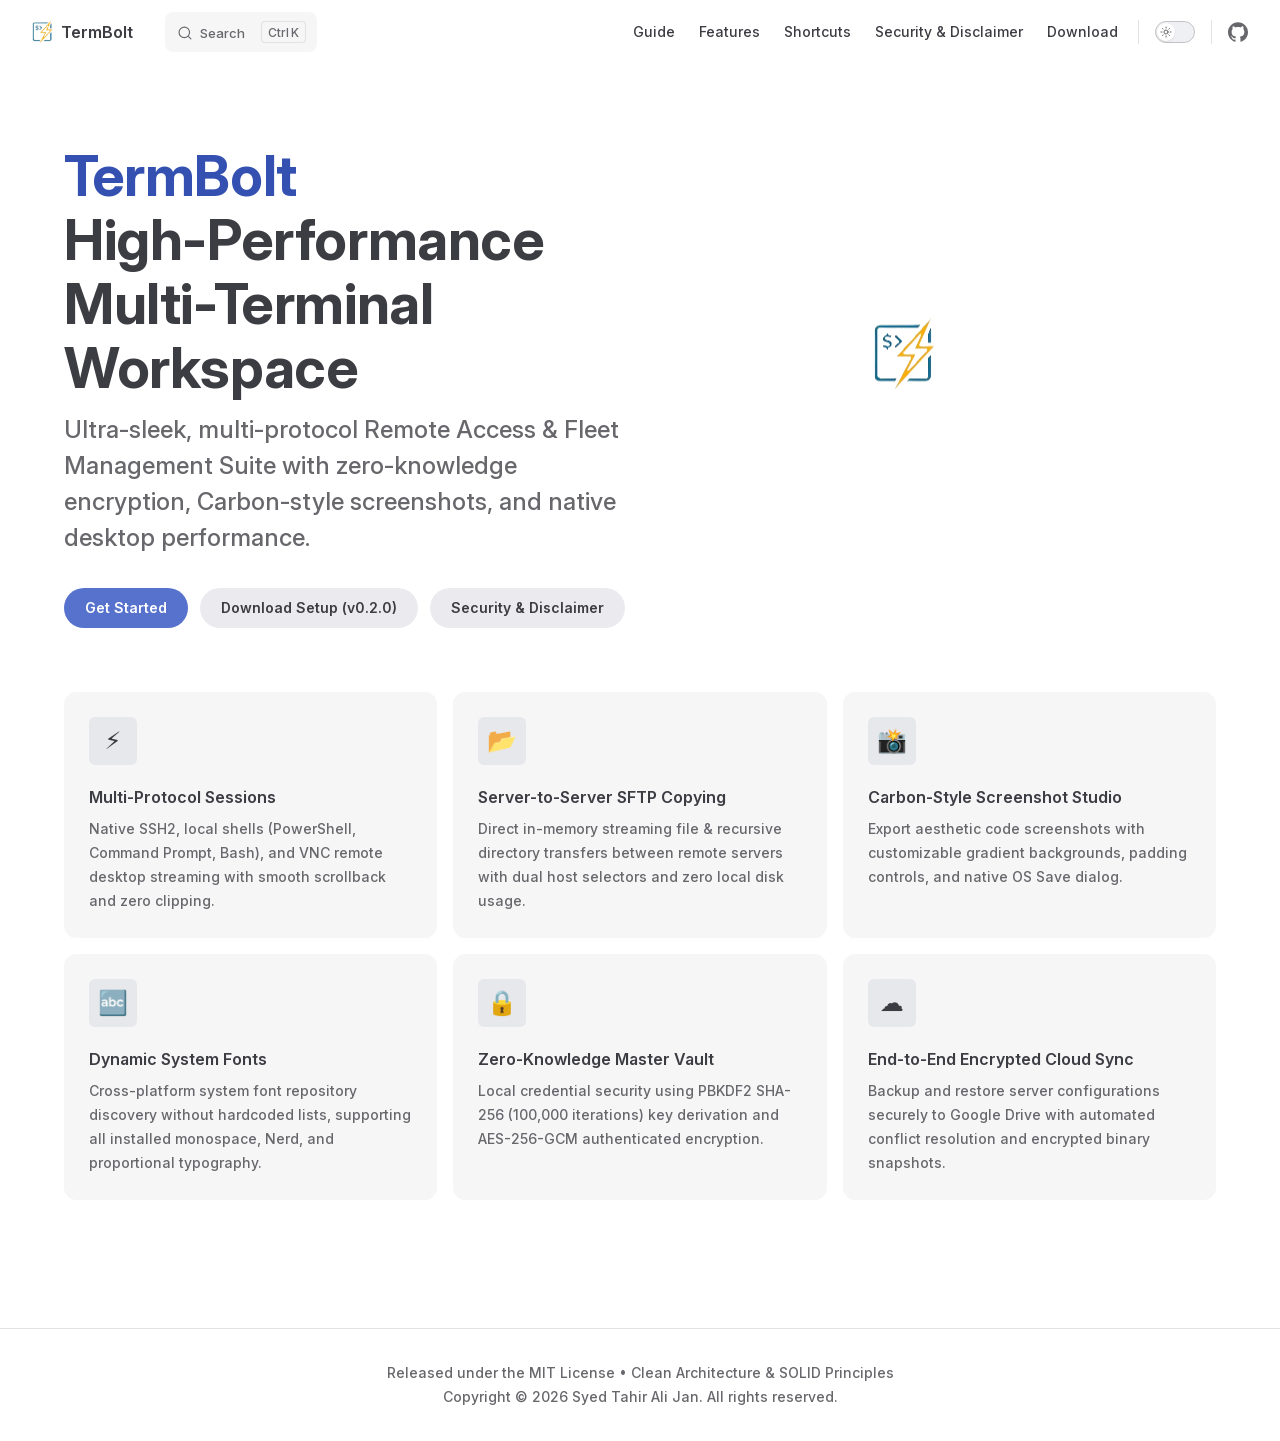
<file: index.html>
<!DOCTYPE html>
<html lang="en-US" dir="ltr">
  <head>
    <meta charset="utf-8">
    <meta name="viewport" content="width=device-width,initial-scale=1">
    <title>TermBolt</title>
    <meta name="description" content="High-Performance Multi-Terminal Remote Access & Fleet Management Suite">
    <meta name="generator" content="VitePress v1.6.4">
    <link rel="preload stylesheet" href="/assets/style.BhX5jokk.css" as="style">
    <link rel="preload stylesheet" href="/vp-icons.css" as="style">
    
    <script type="module" src="/assets/app.SruTiQoJ.js"></script>
    <link rel="preload" href="/assets/inter-roman-latin.Di8DUHzh.woff2" as="font" type="font/woff2" crossorigin="">
    <link rel="modulepreload" href="/assets/chunks/theme.CDZliCr8.js">
    <link rel="modulepreload" href="/assets/chunks/framework.mRCPFc5l.js">
    <link rel="modulepreload" href="/assets/index.md.BUhT5rM4.lean.js">
    <link rel="icon" type="image/png" href="/logo-32x32.png">
    <meta name="theme-color" content="#4f46e5">
    <meta property="og:type" content="website">
    <meta property="og:locale" content="en">
    <meta property="og:title" content="TermBolt — Remote Access Client">
    <meta property="og:site_name" content="TermBolt">
    <meta property="og:url" content="https://termbolt.tahirjan.com">
    <meta property="og:description" content="High-performance, ultra-sleek, multi-protocol Remote Access &amp; Terminal Management suite for Systems Administrators and Developers.">
    <script id="check-dark-mode">(()=>{const e=localStorage.getItem("vitepress-theme-appearance")||"auto",a=window.matchMedia("(prefers-color-scheme: dark)").matches;(!e||e==="auto"?a:e==="dark")&&document.documentElement.classList.add("dark")})();</script>
    <script id="check-mac-os">document.documentElement.classList.toggle("mac",/Mac|iPhone|iPod|iPad/i.test(navigator.platform));</script>
  </head>
  <body>
    <div id="app"><div class="Layout" data-v-5d98c3a5><!--[--><!--]--><!--[--><span tabindex="-1" data-v-0b0ada53></span><a href="#VPContent" class="VPSkipLink visually-hidden" data-v-0b0ada53>Skip to content</a><!--]--><!----><header class="VPNav" data-v-5d98c3a5 data-v-ae24b3ad><div class="VPNavBar" data-v-ae24b3ad data-v-6aa21345><div class="wrapper" data-v-6aa21345><div class="container" data-v-6aa21345><div class="title" data-v-6aa21345><div class="VPNavBarTitle" data-v-6aa21345 data-v-1168a8e4><a class="title" href="/" data-v-1168a8e4><!--[--><!--]--><!--[--><img class="VPImage logo" src="/logo-32x32.png" alt data-v-8426fc1a><!--]--><span data-v-1168a8e4>TermBolt</span><!--[--><!--]--></a></div></div><div class="content" data-v-6aa21345><div class="content-body" data-v-6aa21345><!--[--><!--]--><div class="VPNavBarSearch search" data-v-6aa21345><!--[--><!----><div id="local-search"><button type="button" class="DocSearch DocSearch-Button" aria-label="Search"><span class="DocSearch-Button-Container"><span class="vp-icon DocSearch-Search-Icon"></span><span class="DocSearch-Button-Placeholder">Search</span></span><span class="DocSearch-Button-Keys"><kbd class="DocSearch-Button-Key"></kbd><kbd class="DocSearch-Button-Key">K</kbd></span></button></div><!--]--></div><nav aria-labelledby="main-nav-aria-label" class="VPNavBarMenu menu" data-v-6aa21345 data-v-dc692963><span id="main-nav-aria-label" class="visually-hidden" data-v-dc692963> Main Navigation </span><!--[--><!--[--><a class="VPLink link VPNavBarMenuLink" href="/guide/getting-started" tabindex="0" data-v-dc692963 data-v-e56f3d57><!--[--><span data-v-e56f3d57>Guide</span><!--]--></a><!--]--><!--[--><a class="VPLink link VPNavBarMenuLink" href="/guide/features" tabindex="0" data-v-dc692963 data-v-e56f3d57><!--[--><span data-v-e56f3d57>Features</span><!--]--></a><!--]--><!--[--><a class="VPLink link VPNavBarMenuLink" href="/guide/shortcuts" tabindex="0" data-v-dc692963 data-v-e56f3d57><!--[--><span data-v-e56f3d57>Shortcuts</span><!--]--></a><!--]--><!--[--><a class="VPLink link VPNavBarMenuLink" href="/guide/security-disclaimer" tabindex="0" data-v-dc692963 data-v-e56f3d57><!--[--><span data-v-e56f3d57>Security & Disclaimer</span><!--]--></a><!--]--><!--[--><a class="VPLink link VPNavBarMenuLink" href="/guide/download" tabindex="0" data-v-dc692963 data-v-e56f3d57><!--[--><span data-v-e56f3d57>Download</span><!--]--></a><!--]--><!--]--></nav><!----><div class="VPNavBarAppearance appearance" data-v-6aa21345 data-v-6c893767><button class="VPSwitch VPSwitchAppearance" type="button" role="switch" title aria-checked="false" data-v-6c893767 data-v-5337faa4 data-v-1d5665e3><span class="check" data-v-1d5665e3><span class="icon" data-v-1d5665e3><!--[--><span class="vpi-sun sun" data-v-5337faa4></span><span class="vpi-moon moon" data-v-5337faa4></span><!--]--></span></span></button></div><div class="VPSocialLinks VPNavBarSocialLinks social-links" data-v-6aa21345 data-v-0394ad82 data-v-7bc22406><!--[--><a class="VPSocialLink no-icon" href="https://github.com/stahiralijan/termbolt-releases" aria-label="github" target="_blank" rel="noopener" data-v-7bc22406 data-v-bd121fe5><span class="vpi-social-github"></span></a><!--]--></div><div class="VPFlyout VPNavBarExtra extra" data-v-6aa21345 data-v-bb2aa2f0 data-v-cf11d7a2><button type="button" class="button" aria-haspopup="true" aria-expanded="false" aria-label="extra navigation" data-v-cf11d7a2><span class="vpi-more-horizontal icon" data-v-cf11d7a2></span></button><div class="menu" data-v-cf11d7a2><div class="VPMenu" data-v-cf11d7a2 data-v-b98bc113><!----><!--[--><!--[--><!----><div class="group" data-v-bb2aa2f0><div class="item appearance" data-v-bb2aa2f0><p class="label" data-v-bb2aa2f0>Appearance</p><div class="appearance-action" data-v-bb2aa2f0><button class="VPSwitch VPSwitchAppearance" type="button" role="switch" title aria-checked="false" data-v-bb2aa2f0 data-v-5337faa4 data-v-1d5665e3><span class="check" data-v-1d5665e3><span class="icon" data-v-1d5665e3><!--[--><span class="vpi-sun sun" data-v-5337faa4></span><span class="vpi-moon moon" data-v-5337faa4></span><!--]--></span></span></button></div></div></div><div class="group" data-v-bb2aa2f0><div class="item social-links" data-v-bb2aa2f0><div class="VPSocialLinks social-links-list" data-v-bb2aa2f0 data-v-7bc22406><!--[--><a class="VPSocialLink no-icon" href="https://github.com/stahiralijan/termbolt-releases" aria-label="github" target="_blank" rel="noopener" data-v-7bc22406 data-v-bd121fe5><span class="vpi-social-github"></span></a><!--]--></div></div></div><!--]--><!--]--></div></div></div><!--[--><!--]--><button type="button" class="VPNavBarHamburger hamburger" aria-label="mobile navigation" aria-expanded="false" aria-controls="VPNavScreen" data-v-6aa21345 data-v-e5dd9c1c><span class="container" data-v-e5dd9c1c><span class="top" data-v-e5dd9c1c></span><span class="middle" data-v-e5dd9c1c></span><span class="bottom" data-v-e5dd9c1c></span></span></button></div></div></div></div><div class="divider" data-v-6aa21345><div class="divider-line" data-v-6aa21345></div></div></div><!----></header><!----><!----><div class="VPContent is-home" id="VPContent" data-v-5d98c3a5 data-v-1428d186><div class="VPHome" data-v-1428d186 data-v-8b561e3d><!--[--><!--]--><div class="VPHero has-image VPHomeHero" data-v-8b561e3d data-v-4f9c455b><div class="container" data-v-4f9c455b><div class="main" data-v-4f9c455b><!--[--><!--]--><!--[--><h1 class="heading" data-v-4f9c455b><span class="name clip" data-v-4f9c455b>TermBolt</span><span class="text" data-v-4f9c455b>High-Performance Multi-Terminal Workspace</span></h1><p class="tagline" data-v-4f9c455b>Ultra-sleek, multi-protocol Remote Access & Fleet Management Suite with zero-knowledge encryption, Carbon-style screenshots, and native desktop performance.</p><!--]--><!--[--><!--]--><div class="actions" data-v-4f9c455b><!--[--><div class="action" data-v-4f9c455b><a class="VPButton medium brand" href="/guide/getting-started" data-v-4f9c455b data-v-fa7799d5>Get Started</a></div><div class="action" data-v-4f9c455b><a class="VPButton medium alt" href="/guide/download" data-v-4f9c455b data-v-fa7799d5>Download Setup (v0.2.0)</a></div><div class="action" data-v-4f9c455b><a class="VPButton medium alt" href="/guide/security-disclaimer" data-v-4f9c455b data-v-fa7799d5>Security &amp; Disclaimer</a></div><!--]--></div><!--[--><!--]--></div><div class="image" data-v-4f9c455b><div class="image-container" data-v-4f9c455b><div class="image-bg" data-v-4f9c455b></div><!--[--><!--[--><img class="VPImage image-src" src="/logo-64x64.png" alt="TermBolt Logo" data-v-8426fc1a><!--]--><!--]--></div></div></div></div><!--[--><!--]--><!--[--><!--]--><div class="VPFeatures VPHomeFeatures" data-v-8b561e3d data-v-a6181336><div class="container" data-v-a6181336><div class="items" data-v-a6181336><!--[--><div class="grid-6 item" data-v-a6181336><div class="VPLink no-icon VPFeature" data-v-a6181336 data-v-a3976bdc><!--[--><article class="box" data-v-a3976bdc><div class="icon" data-v-a3976bdc>⚡</div><h2 class="title" data-v-a3976bdc>Multi-Protocol Sessions</h2><p class="details" data-v-a3976bdc>Native SSH2, local shells (PowerShell, Command Prompt, Bash), and VNC remote desktop streaming with smooth scrollback and zero clipping.</p><!----></article><!--]--></div></div><div class="grid-6 item" data-v-a6181336><div class="VPLink no-icon VPFeature" data-v-a6181336 data-v-a3976bdc><!--[--><article class="box" data-v-a3976bdc><div class="icon" data-v-a3976bdc>📂</div><h2 class="title" data-v-a3976bdc>Server-to-Server SFTP Copying</h2><p class="details" data-v-a3976bdc>Direct in-memory streaming file & recursive directory transfers between remote servers with dual host selectors and zero local disk usage.</p><!----></article><!--]--></div></div><div class="grid-6 item" data-v-a6181336><div class="VPLink no-icon VPFeature" data-v-a6181336 data-v-a3976bdc><!--[--><article class="box" data-v-a3976bdc><div class="icon" data-v-a3976bdc>📸</div><h2 class="title" data-v-a3976bdc>Carbon-Style Screenshot Studio</h2><p class="details" data-v-a3976bdc>Export aesthetic code screenshots with customizable gradient backgrounds, padding controls, and native OS Save dialog.</p><!----></article><!--]--></div></div><div class="grid-6 item" data-v-a6181336><div class="VPLink no-icon VPFeature" data-v-a6181336 data-v-a3976bdc><!--[--><article class="box" data-v-a3976bdc><div class="icon" data-v-a3976bdc>🔤</div><h2 class="title" data-v-a3976bdc>Dynamic System Fonts</h2><p class="details" data-v-a3976bdc>Cross-platform system font repository discovery without hardcoded lists, supporting all installed monospace, Nerd, and proportional typography.</p><!----></article><!--]--></div></div><div class="grid-6 item" data-v-a6181336><div class="VPLink no-icon VPFeature" data-v-a6181336 data-v-a3976bdc><!--[--><article class="box" data-v-a3976bdc><div class="icon" data-v-a3976bdc>🔒</div><h2 class="title" data-v-a3976bdc>Zero-Knowledge Master Vault</h2><p class="details" data-v-a3976bdc>Local credential security using PBKDF2 SHA-256 (100,000 iterations) key derivation and AES-256-GCM authenticated encryption.</p><!----></article><!--]--></div></div><div class="grid-6 item" data-v-a6181336><div class="VPLink no-icon VPFeature" data-v-a6181336 data-v-a3976bdc><!--[--><article class="box" data-v-a3976bdc><div class="icon" data-v-a3976bdc>☁️</div><h2 class="title" data-v-a3976bdc>End-to-End Encrypted Cloud Sync</h2><p class="details" data-v-a3976bdc>Backup and restore server configurations securely to Google Drive with automated conflict resolution and encrypted binary snapshots.</p><!----></article><!--]--></div></div><!--]--></div></div></div><!--[--><!--]--><div class="vp-doc container" style="" data-v-8b561e3d data-v-8e2d4988><!--[--><div style="position:relative;" data-v-8b561e3d><div></div></div><!--]--></div></div></div><footer class="VPFooter" data-v-5d98c3a5 data-v-e315a0ad><div class="container" data-v-e315a0ad><p class="message" data-v-e315a0ad>Released under the MIT License • Clean Architecture & SOLID Principles</p><p class="copyright" data-v-e315a0ad>Copyright © 2026 Syed Tahir Ali Jan. All rights reserved.</p></div></footer><!--[--><!--]--></div></div>
    <script>window.__VP_HASH_MAP__=JSON.parse("{\"guide_download.md\":\"C4O94QGD\",\"guide_features.md\":\"otBE7KIX\",\"guide_getting-started.md\":\"BKMrWFmp\",\"guide_security-disclaimer.md\":\"BkVj3K8o\",\"guide_shortcuts.md\":\"BrjGb_qy\",\"index.md\":\"BUhT5rM4\"}");window.__VP_SITE_DATA__=JSON.parse("{\"lang\":\"en-US\",\"dir\":\"ltr\",\"title\":\"TermBolt\",\"description\":\"High-Performance Multi-Terminal Remote Access & Fleet Management Suite\",\"base\":\"/\",\"head\":[],\"router\":{\"prefetchLinks\":true},\"appearance\":true,\"themeConfig\":{\"logo\":\"/logo-32x32.png\",\"siteTitle\":\"TermBolt\",\"nav\":[{\"text\":\"Guide\",\"link\":\"/guide/getting-started\"},{\"text\":\"Features\",\"link\":\"/guide/features\"},{\"text\":\"Shortcuts\",\"link\":\"/guide/shortcuts\"},{\"text\":\"Security & Disclaimer\",\"link\":\"/guide/security-disclaimer\"},{\"text\":\"Download\",\"link\":\"/guide/download\"}],\"sidebar\":[{\"text\":\"Getting Started\",\"items\":[{\"text\":\"Introduction & Setup\",\"link\":\"/guide/getting-started\"},{\"text\":\"Core Features Tour\",\"link\":\"/guide/features\"},{\"text\":\"Keyboard Shortcuts\",\"link\":\"/guide/shortcuts\"}]},{\"text\":\"Operations & Tools\",\"items\":[{\"text\":\"Terminal Screenshot Studio\",\"link\":\"/guide/features#screenshot-studio\"},{\"text\":\"System Font Management\",\"link\":\"/guide/features#system-fonts\"},{\"text\":\"Encrypted Master Vault\",\"link\":\"/guide/features#master-vault\"},{\"text\":\"Cloud Storage Sync\",\"link\":\"/guide/features#cloud-sync\"},{\"text\":\"Dual-Pane SFTP Manager\",\"link\":\"/guide/features#sftp-manager\"}]},{\"text\":\"Trust & Releases\",\"items\":[{\"text\":\"Security & Disclaimer\",\"link\":\"/guide/security-disclaimer\"},{\"text\":\"Download Latest Release\",\"link\":\"/guide/download\"}]}],\"socialLinks\":[{\"icon\":\"github\",\"link\":\"https://github.com/stahiralijan/termbolt-releases\"}],\"footer\":{\"message\":\"Released under the MIT License • Clean Architecture & SOLID Principles\",\"copyright\":\"Copyright © 2026 Syed Tahir Ali Jan. All rights reserved.\"},\"search\":{\"provider\":\"local\"}},\"locales\":{},\"scrollOffset\":134,\"cleanUrls\":true}");</script>
    
  </body>
</html>
</file>
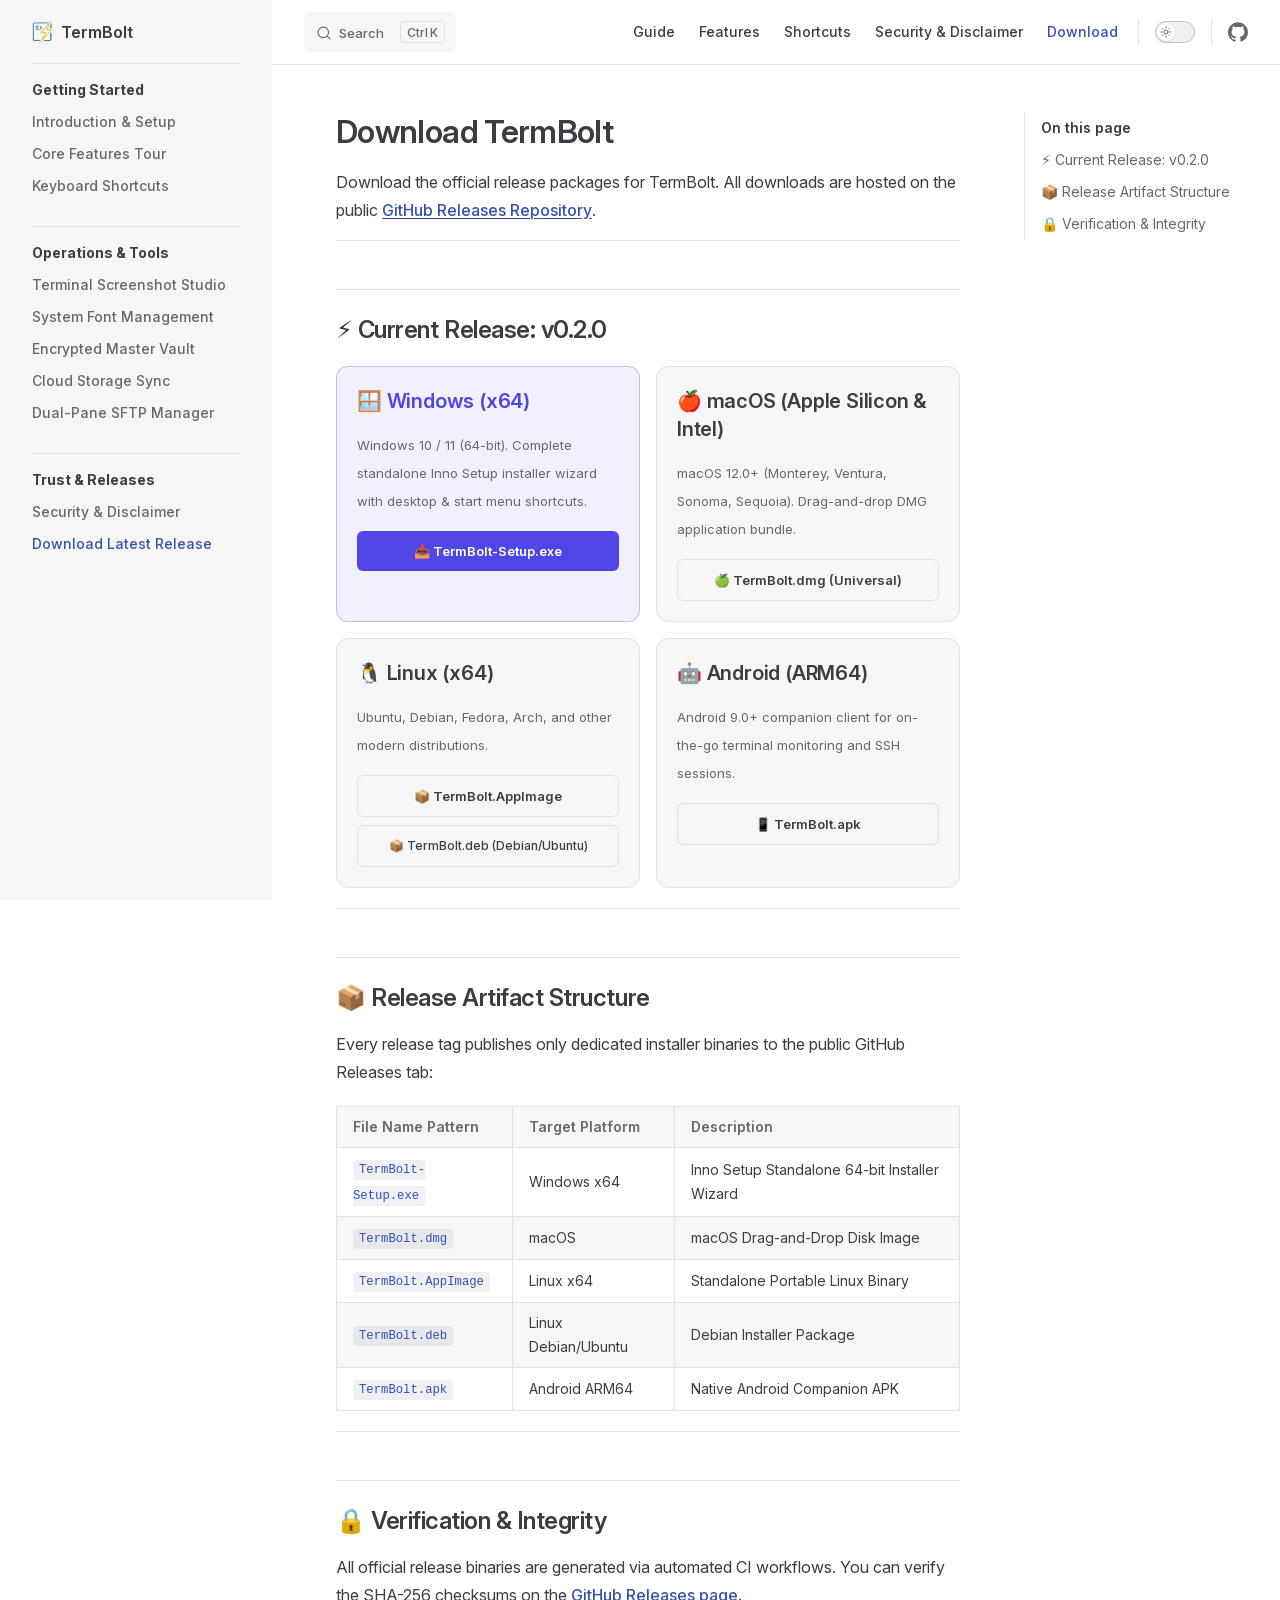
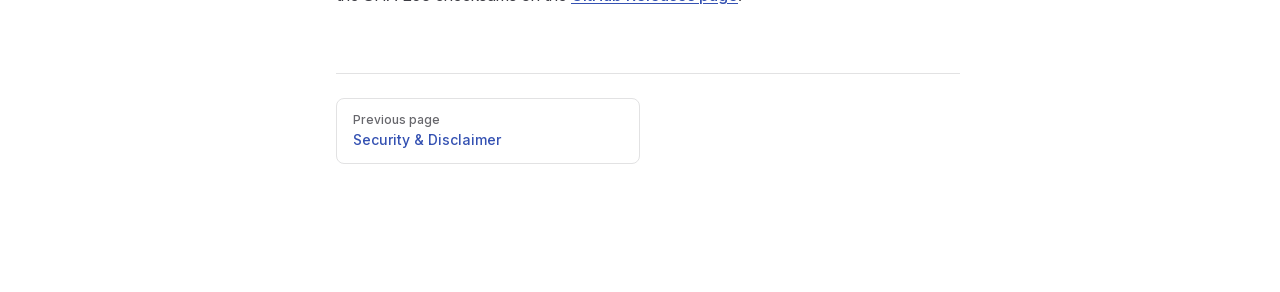
<file: guide/download.html>
<!DOCTYPE html>
<html lang="en-US" dir="ltr">
  <head>
    <meta charset="utf-8">
    <meta name="viewport" content="width=device-width,initial-scale=1">
    <title>Download TermBolt | TermBolt</title>
    <meta name="description" content="High-Performance Multi-Terminal Remote Access & Fleet Management Suite">
    <meta name="generator" content="VitePress v1.6.4">
    <link rel="preload stylesheet" href="/assets/style.BhX5jokk.css" as="style">
    <link rel="preload stylesheet" href="/vp-icons.css" as="style">
    
    <script type="module" src="/assets/app.SruTiQoJ.js"></script>
    <link rel="preload" href="/assets/inter-roman-latin.Di8DUHzh.woff2" as="font" type="font/woff2" crossorigin="">
    <link rel="modulepreload" href="/assets/chunks/theme.CDZliCr8.js">
    <link rel="modulepreload" href="/assets/chunks/framework.mRCPFc5l.js">
    <link rel="modulepreload" href="/assets/guide_download.md.C4O94QGD.lean.js">
    <link rel="icon" type="image/png" href="/logo-32x32.png">
    <meta name="theme-color" content="#4f46e5">
    <meta property="og:type" content="website">
    <meta property="og:locale" content="en">
    <meta property="og:title" content="TermBolt — Remote Access Client">
    <meta property="og:site_name" content="TermBolt">
    <meta property="og:url" content="https://termbolt.tahirjan.com">
    <meta property="og:description" content="High-performance, ultra-sleek, multi-protocol Remote Access &amp; Terminal Management suite for Systems Administrators and Developers.">
    <script id="check-dark-mode">(()=>{const e=localStorage.getItem("vitepress-theme-appearance")||"auto",a=window.matchMedia("(prefers-color-scheme: dark)").matches;(!e||e==="auto"?a:e==="dark")&&document.documentElement.classList.add("dark")})();</script>
    <script id="check-mac-os">document.documentElement.classList.toggle("mac",/Mac|iPhone|iPod|iPad/i.test(navigator.platform));</script>
  </head>
  <body>
    <div id="app"><div class="Layout" data-v-5d98c3a5><!--[--><!--]--><!--[--><span tabindex="-1" data-v-0b0ada53></span><a href="#VPContent" class="VPSkipLink visually-hidden" data-v-0b0ada53>Skip to content</a><!--]--><!----><header class="VPNav" data-v-5d98c3a5 data-v-ae24b3ad><div class="VPNavBar" data-v-ae24b3ad data-v-6aa21345><div class="wrapper" data-v-6aa21345><div class="container" data-v-6aa21345><div class="title" data-v-6aa21345><div class="VPNavBarTitle has-sidebar" data-v-6aa21345 data-v-1168a8e4><a class="title" href="/" data-v-1168a8e4><!--[--><!--]--><!--[--><img class="VPImage logo" src="/logo-32x32.png" alt data-v-8426fc1a><!--]--><span data-v-1168a8e4>TermBolt</span><!--[--><!--]--></a></div></div><div class="content" data-v-6aa21345><div class="content-body" data-v-6aa21345><!--[--><!--]--><div class="VPNavBarSearch search" data-v-6aa21345><!--[--><!----><div id="local-search"><button type="button" class="DocSearch DocSearch-Button" aria-label="Search"><span class="DocSearch-Button-Container"><span class="vp-icon DocSearch-Search-Icon"></span><span class="DocSearch-Button-Placeholder">Search</span></span><span class="DocSearch-Button-Keys"><kbd class="DocSearch-Button-Key"></kbd><kbd class="DocSearch-Button-Key">K</kbd></span></button></div><!--]--></div><nav aria-labelledby="main-nav-aria-label" class="VPNavBarMenu menu" data-v-6aa21345 data-v-dc692963><span id="main-nav-aria-label" class="visually-hidden" data-v-dc692963> Main Navigation </span><!--[--><!--[--><a class="VPLink link VPNavBarMenuLink" href="/guide/getting-started" tabindex="0" data-v-dc692963 data-v-e56f3d57><!--[--><span data-v-e56f3d57>Guide</span><!--]--></a><!--]--><!--[--><a class="VPLink link VPNavBarMenuLink" href="/guide/features" tabindex="0" data-v-dc692963 data-v-e56f3d57><!--[--><span data-v-e56f3d57>Features</span><!--]--></a><!--]--><!--[--><a class="VPLink link VPNavBarMenuLink" href="/guide/shortcuts" tabindex="0" data-v-dc692963 data-v-e56f3d57><!--[--><span data-v-e56f3d57>Shortcuts</span><!--]--></a><!--]--><!--[--><a class="VPLink link VPNavBarMenuLink" href="/guide/security-disclaimer" tabindex="0" data-v-dc692963 data-v-e56f3d57><!--[--><span data-v-e56f3d57>Security & Disclaimer</span><!--]--></a><!--]--><!--[--><a class="VPLink link VPNavBarMenuLink active" href="/guide/download" tabindex="0" data-v-dc692963 data-v-e56f3d57><!--[--><span data-v-e56f3d57>Download</span><!--]--></a><!--]--><!--]--></nav><!----><div class="VPNavBarAppearance appearance" data-v-6aa21345 data-v-6c893767><button class="VPSwitch VPSwitchAppearance" type="button" role="switch" title aria-checked="false" data-v-6c893767 data-v-5337faa4 data-v-1d5665e3><span class="check" data-v-1d5665e3><span class="icon" data-v-1d5665e3><!--[--><span class="vpi-sun sun" data-v-5337faa4></span><span class="vpi-moon moon" data-v-5337faa4></span><!--]--></span></span></button></div><div class="VPSocialLinks VPNavBarSocialLinks social-links" data-v-6aa21345 data-v-0394ad82 data-v-7bc22406><!--[--><a class="VPSocialLink no-icon" href="https://github.com/stahiralijan/termbolt-releases" aria-label="github" target="_blank" rel="noopener" data-v-7bc22406 data-v-bd121fe5><span class="vpi-social-github"></span></a><!--]--></div><div class="VPFlyout VPNavBarExtra extra" data-v-6aa21345 data-v-bb2aa2f0 data-v-cf11d7a2><button type="button" class="button" aria-haspopup="true" aria-expanded="false" aria-label="extra navigation" data-v-cf11d7a2><span class="vpi-more-horizontal icon" data-v-cf11d7a2></span></button><div class="menu" data-v-cf11d7a2><div class="VPMenu" data-v-cf11d7a2 data-v-b98bc113><!----><!--[--><!--[--><!----><div class="group" data-v-bb2aa2f0><div class="item appearance" data-v-bb2aa2f0><p class="label" data-v-bb2aa2f0>Appearance</p><div class="appearance-action" data-v-bb2aa2f0><button class="VPSwitch VPSwitchAppearance" type="button" role="switch" title aria-checked="false" data-v-bb2aa2f0 data-v-5337faa4 data-v-1d5665e3><span class="check" data-v-1d5665e3><span class="icon" data-v-1d5665e3><!--[--><span class="vpi-sun sun" data-v-5337faa4></span><span class="vpi-moon moon" data-v-5337faa4></span><!--]--></span></span></button></div></div></div><div class="group" data-v-bb2aa2f0><div class="item social-links" data-v-bb2aa2f0><div class="VPSocialLinks social-links-list" data-v-bb2aa2f0 data-v-7bc22406><!--[--><a class="VPSocialLink no-icon" href="https://github.com/stahiralijan/termbolt-releases" aria-label="github" target="_blank" rel="noopener" data-v-7bc22406 data-v-bd121fe5><span class="vpi-social-github"></span></a><!--]--></div></div></div><!--]--><!--]--></div></div></div><!--[--><!--]--><button type="button" class="VPNavBarHamburger hamburger" aria-label="mobile navigation" aria-expanded="false" aria-controls="VPNavScreen" data-v-6aa21345 data-v-e5dd9c1c><span class="container" data-v-e5dd9c1c><span class="top" data-v-e5dd9c1c></span><span class="middle" data-v-e5dd9c1c></span><span class="bottom" data-v-e5dd9c1c></span></span></button></div></div></div></div><div class="divider" data-v-6aa21345><div class="divider-line" data-v-6aa21345></div></div></div><!----></header><div class="VPLocalNav has-sidebar empty" data-v-5d98c3a5 data-v-a6f0e41e><div class="container" data-v-a6f0e41e><button class="menu" aria-expanded="false" aria-controls="VPSidebarNav" data-v-a6f0e41e><span class="vpi-align-left menu-icon" data-v-a6f0e41e></span><span class="menu-text" data-v-a6f0e41e>Menu</span></button><div class="VPLocalNavOutlineDropdown" style="--vp-vh:0px;" data-v-a6f0e41e data-v-8a42e2b4><button data-v-8a42e2b4>Return to top</button><!----></div></div></div><aside class="VPSidebar" data-v-5d98c3a5 data-v-319d5ca6><div class="curtain" data-v-319d5ca6></div><nav class="nav" id="VPSidebarNav" aria-labelledby="sidebar-aria-label" tabindex="-1" data-v-319d5ca6><span class="visually-hidden" id="sidebar-aria-label" data-v-319d5ca6> Sidebar Navigation </span><!--[--><!--]--><!--[--><div class="no-transition group" data-v-c40bc020><section class="VPSidebarItem level-0" data-v-c40bc020 data-v-b3fd67f8><div class="item" role="button" tabindex="0" data-v-b3fd67f8><div class="indicator" data-v-b3fd67f8></div><h2 class="text" data-v-b3fd67f8>Getting Started</h2><!----></div><div class="items" data-v-b3fd67f8><!--[--><div class="VPSidebarItem level-1 is-link" data-v-b3fd67f8><div class="item" data-v-b3fd67f8><div class="indicator" data-v-b3fd67f8></div><a class="VPLink link link" href="/guide/getting-started" data-v-b3fd67f8><!--[--><p class="text" data-v-b3fd67f8>Introduction & Setup</p><!--]--></a><!----></div><!----></div><div class="VPSidebarItem level-1 is-link" data-v-b3fd67f8><div class="item" data-v-b3fd67f8><div class="indicator" data-v-b3fd67f8></div><a class="VPLink link link" href="/guide/features" data-v-b3fd67f8><!--[--><p class="text" data-v-b3fd67f8>Core Features Tour</p><!--]--></a><!----></div><!----></div><div class="VPSidebarItem level-1 is-link" data-v-b3fd67f8><div class="item" data-v-b3fd67f8><div class="indicator" data-v-b3fd67f8></div><a class="VPLink link link" href="/guide/shortcuts" data-v-b3fd67f8><!--[--><p class="text" data-v-b3fd67f8>Keyboard Shortcuts</p><!--]--></a><!----></div><!----></div><!--]--></div></section></div><div class="no-transition group" data-v-c40bc020><section class="VPSidebarItem level-0" data-v-c40bc020 data-v-b3fd67f8><div class="item" role="button" tabindex="0" data-v-b3fd67f8><div class="indicator" data-v-b3fd67f8></div><h2 class="text" data-v-b3fd67f8>Operations & Tools</h2><!----></div><div class="items" data-v-b3fd67f8><!--[--><div class="VPSidebarItem level-1 is-link" data-v-b3fd67f8><div class="item" data-v-b3fd67f8><div class="indicator" data-v-b3fd67f8></div><a class="VPLink link link" href="/guide/features#screenshot-studio" data-v-b3fd67f8><!--[--><p class="text" data-v-b3fd67f8>Terminal Screenshot Studio</p><!--]--></a><!----></div><!----></div><div class="VPSidebarItem level-1 is-link" data-v-b3fd67f8><div class="item" data-v-b3fd67f8><div class="indicator" data-v-b3fd67f8></div><a class="VPLink link link" href="/guide/features#system-fonts" data-v-b3fd67f8><!--[--><p class="text" data-v-b3fd67f8>System Font Management</p><!--]--></a><!----></div><!----></div><div class="VPSidebarItem level-1 is-link" data-v-b3fd67f8><div class="item" data-v-b3fd67f8><div class="indicator" data-v-b3fd67f8></div><a class="VPLink link link" href="/guide/features#master-vault" data-v-b3fd67f8><!--[--><p class="text" data-v-b3fd67f8>Encrypted Master Vault</p><!--]--></a><!----></div><!----></div><div class="VPSidebarItem level-1 is-link" data-v-b3fd67f8><div class="item" data-v-b3fd67f8><div class="indicator" data-v-b3fd67f8></div><a class="VPLink link link" href="/guide/features#cloud-sync" data-v-b3fd67f8><!--[--><p class="text" data-v-b3fd67f8>Cloud Storage Sync</p><!--]--></a><!----></div><!----></div><div class="VPSidebarItem level-1 is-link" data-v-b3fd67f8><div class="item" data-v-b3fd67f8><div class="indicator" data-v-b3fd67f8></div><a class="VPLink link link" href="/guide/features#sftp-manager" data-v-b3fd67f8><!--[--><p class="text" data-v-b3fd67f8>Dual-Pane SFTP Manager</p><!--]--></a><!----></div><!----></div><!--]--></div></section></div><div class="no-transition group" data-v-c40bc020><section class="VPSidebarItem level-0 has-active" data-v-c40bc020 data-v-b3fd67f8><div class="item" role="button" tabindex="0" data-v-b3fd67f8><div class="indicator" data-v-b3fd67f8></div><h2 class="text" data-v-b3fd67f8>Trust & Releases</h2><!----></div><div class="items" data-v-b3fd67f8><!--[--><div class="VPSidebarItem level-1 is-link" data-v-b3fd67f8><div class="item" data-v-b3fd67f8><div class="indicator" data-v-b3fd67f8></div><a class="VPLink link link" href="/guide/security-disclaimer" data-v-b3fd67f8><!--[--><p class="text" data-v-b3fd67f8>Security & Disclaimer</p><!--]--></a><!----></div><!----></div><div class="VPSidebarItem level-1 is-link" data-v-b3fd67f8><div class="item" data-v-b3fd67f8><div class="indicator" data-v-b3fd67f8></div><a class="VPLink link link" href="/guide/download" data-v-b3fd67f8><!--[--><p class="text" data-v-b3fd67f8>Download Latest Release</p><!--]--></a><!----></div><!----></div><!--]--></div></section></div><!--]--><!--[--><!--]--></nav></aside><div class="VPContent has-sidebar" id="VPContent" data-v-5d98c3a5 data-v-1428d186><div class="VPDoc has-sidebar has-aside" data-v-1428d186 data-v-39a288b8><!--[--><!--]--><div class="container" data-v-39a288b8><div class="aside" data-v-39a288b8><div class="aside-curtain" data-v-39a288b8></div><div class="aside-container" data-v-39a288b8><div class="aside-content" data-v-39a288b8><div class="VPDocAside" data-v-39a288b8 data-v-3f215769><!--[--><!--]--><!--[--><!--]--><nav aria-labelledby="doc-outline-aria-label" class="VPDocAsideOutline" data-v-3f215769 data-v-a5bbad30><div class="content" data-v-a5bbad30><div class="outline-marker" data-v-a5bbad30></div><div aria-level="2" class="outline-title" id="doc-outline-aria-label" role="heading" data-v-a5bbad30>On this page</div><ul class="VPDocOutlineItem root" data-v-a5bbad30 data-v-b933a997><!--[--><!--]--></ul></div></nav><!--[--><!--]--><div class="spacer" data-v-3f215769></div><!--[--><!--]--><!----><!--[--><!--]--><!--[--><!--]--></div></div></div></div><div class="content" data-v-39a288b8><div class="content-container" data-v-39a288b8><!--[--><!--]--><main class="main" data-v-39a288b8><div style="position:relative;" class="vp-doc _guide_download" data-v-39a288b8><div><h1 id="download-termbolt" tabindex="-1">Download TermBolt <a class="header-anchor" href="#download-termbolt" aria-label="Permalink to &quot;Download TermBolt&quot;">​</a></h1><p>Download the official release packages for TermBolt. All downloads are hosted on the public <a href="https://github.com/stahiralijan/termbolt-releases/releases" target="_blank" rel="noreferrer">GitHub Releases Repository</a>.</p><hr><h2 id="⚡-current-release-v0-2-0" tabindex="-1">⚡ Current Release: <strong>v0.2.0</strong> <a class="header-anchor" href="#⚡-current-release-v0-2-0" aria-label="Permalink to &quot;⚡ Current Release: **v0.2.0**&quot;">​</a></h2><div style="display:grid;grid-template-columns:repeat(auto-fit, minmax(280px, 1fr));gap:16px;margin:20px 0;"><div style="padding:20px;border-radius:12px;background:rgba(79, 70, 229, 0.08);border:1px solid rgba(79, 70, 229, 0.3);"><h3 style="margin-top:0;color:#4f46e5;display:flex;align-items:center;gap:8px;"> 🪟 Windows (x64) </h3><p style="font-size:13px;color:var(--vp-c-text-2);margin-bottom:16px;"> Windows 10 / 11 (64-bit). Complete standalone Inno Setup installer wizard with desktop &amp; start menu shortcuts. </p><div style="display:flex;flex-direction:column;gap:8px;"><a href="https://github.com/stahiralijan/termbolt-releases/releases/download/main/TermBolt-Setup.exe" target="_blank" rel="noreferrer" style="display:inline-flex;align-items:center;justify-content:center;gap:6px;background:#4f46e5;color:#ffffff;padding:8px 16px;border-radius:6px;text-decoration:none;font-weight:600;font-size:13px;"> 📥 TermBolt-Setup.exe </a></div></div><div style="padding:20px;border-radius:12px;background:var(--vp-c-bg-soft);border:1px solid var(--vp-c-divider);"><h3 style="margin-top:0;color:var(--vp-c-text-1);display:flex;align-items:center;gap:8px;"> 🍎 macOS (Apple Silicon &amp; Intel) </h3><p style="font-size:13px;color:var(--vp-c-text-2);margin-bottom:16px;"> macOS 12.0+ (Monterey, Ventura, Sonoma, Sequoia). Drag-and-drop DMG application bundle. </p><div style="display:flex;flex-direction:column;gap:8px;"><a href="https://github.com/stahiralijan/termbolt-releases/releases/latest" target="_blank" rel="noreferrer" style="display:inline-flex;align-items:center;justify-content:center;gap:6px;background:var(--vp-c-bg-mute);color:var(--vp-c-text-1);border:1px solid var(--vp-c-divider);padding:8px 16px;border-radius:6px;text-decoration:none;font-weight:600;font-size:13px;"> 🍏 TermBolt.dmg (Universal) </a></div></div><div style="padding:20px;border-radius:12px;background:var(--vp-c-bg-soft);border:1px solid var(--vp-c-divider);"><h3 style="margin-top:0;color:var(--vp-c-text-1);display:flex;align-items:center;gap:8px;"> 🐧 Linux (x64) </h3><p style="font-size:13px;color:var(--vp-c-text-2);margin-bottom:16px;"> Ubuntu, Debian, Fedora, Arch, and other modern distributions. </p><div style="display:flex;flex-direction:column;gap:8px;"><a href="https://github.com/stahiralijan/termbolt-releases/releases/latest" target="_blank" rel="noreferrer" style="display:inline-flex;align-items:center;justify-content:center;gap:6px;background:var(--vp-c-bg-mute);color:var(--vp-c-text-1);border:1px solid var(--vp-c-divider);padding:8px 16px;border-radius:6px;text-decoration:none;font-weight:600;font-size:13px;"> 📦 TermBolt.AppImage </a><a href="https://github.com/stahiralijan/termbolt-releases/releases/latest" target="_blank" rel="noreferrer" style="display:inline-flex;align-items:center;justify-content:center;gap:6px;background:var(--vp-c-bg-mute);color:var(--vp-c-text-1);border:1px solid var(--vp-c-divider);padding:8px 16px;border-radius:6px;text-decoration:none;font-weight:500;font-size:12px;"> 📦 TermBolt.deb (Debian/Ubuntu) </a></div></div><div style="padding:20px;border-radius:12px;background:var(--vp-c-bg-soft);border:1px solid var(--vp-c-divider);"><h3 style="margin-top:0;color:var(--vp-c-text-1);display:flex;align-items:center;gap:8px;"> 🤖 Android (ARM64) </h3><p style="font-size:13px;color:var(--vp-c-text-2);margin-bottom:16px;"> Android 9.0+ companion client for on-the-go terminal monitoring and SSH sessions. </p><div style="display:flex;flex-direction:column;gap:8px;"><a href="https://github.com/stahiralijan/termbolt-releases/releases/latest" target="_blank" rel="noreferrer" style="display:inline-flex;align-items:center;justify-content:center;gap:6px;background:var(--vp-c-bg-mute);color:var(--vp-c-text-1);border:1px solid var(--vp-c-divider);padding:8px 16px;border-radius:6px;text-decoration:none;font-weight:600;font-size:13px;"> 📱 TermBolt.apk </a></div></div></div><hr><h2 id="📦-release-artifact-structure" tabindex="-1">📦 Release Artifact Structure <a class="header-anchor" href="#📦-release-artifact-structure" aria-label="Permalink to &quot;📦 Release Artifact Structure&quot;">​</a></h2><p>Every release tag publishes only dedicated installer binaries to the public GitHub Releases tab:</p><table tabindex="0"><thead><tr><th style="text-align:left;">File Name Pattern</th><th style="text-align:left;">Target Platform</th><th style="text-align:left;">Description</th></tr></thead><tbody><tr><td style="text-align:left;"><code>TermBolt-Setup.exe</code></td><td style="text-align:left;">Windows x64</td><td style="text-align:left;">Inno Setup Standalone 64-bit Installer Wizard</td></tr><tr><td style="text-align:left;"><code>TermBolt.dmg</code></td><td style="text-align:left;">macOS</td><td style="text-align:left;">macOS Drag-and-Drop Disk Image</td></tr><tr><td style="text-align:left;"><code>TermBolt.AppImage</code></td><td style="text-align:left;">Linux x64</td><td style="text-align:left;">Standalone Portable Linux Binary</td></tr><tr><td style="text-align:left;"><code>TermBolt.deb</code></td><td style="text-align:left;">Linux Debian/Ubuntu</td><td style="text-align:left;">Debian Installer Package</td></tr><tr><td style="text-align:left;"><code>TermBolt.apk</code></td><td style="text-align:left;">Android ARM64</td><td style="text-align:left;">Native Android Companion APK</td></tr></tbody></table><hr><h2 id="🔒-verification-integrity" tabindex="-1">🔒 Verification &amp; Integrity <a class="header-anchor" href="#🔒-verification-integrity" aria-label="Permalink to &quot;🔒 Verification &amp; Integrity&quot;">​</a></h2><p>All official release binaries are generated via automated CI workflows. You can verify the SHA-256 checksums on the <a href="https://github.com/stahiralijan/termbolt-releases/releases" target="_blank" rel="noreferrer">GitHub Releases page</a>.</p></div></div></main><footer class="VPDocFooter" data-v-39a288b8 data-v-e257564d><!--[--><!--]--><!----><nav class="prev-next" aria-labelledby="doc-footer-aria-label" data-v-e257564d><span class="visually-hidden" id="doc-footer-aria-label" data-v-e257564d>Pager</span><div class="pager" data-v-e257564d><a class="VPLink link pager-link prev" href="/guide/security-disclaimer" data-v-e257564d><!--[--><span class="desc" data-v-e257564d>Previous page</span><span class="title" data-v-e257564d>Security & Disclaimer</span><!--]--></a></div><div class="pager" data-v-e257564d><!----></div></nav></footer><!--[--><!--]--></div></div></div><!--[--><!--]--></div></div><footer class="VPFooter has-sidebar" data-v-5d98c3a5 data-v-e315a0ad><div class="container" data-v-e315a0ad><p class="message" data-v-e315a0ad>Released under the MIT License • Clean Architecture & SOLID Principles</p><p class="copyright" data-v-e315a0ad>Copyright © 2026 Syed Tahir Ali Jan. All rights reserved.</p></div></footer><!--[--><!--]--></div></div>
    <script>window.__VP_HASH_MAP__=JSON.parse("{\"guide_download.md\":\"C4O94QGD\",\"guide_features.md\":\"otBE7KIX\",\"guide_getting-started.md\":\"BKMrWFmp\",\"guide_security-disclaimer.md\":\"BkVj3K8o\",\"guide_shortcuts.md\":\"BrjGb_qy\",\"index.md\":\"BUhT5rM4\"}");window.__VP_SITE_DATA__=JSON.parse("{\"lang\":\"en-US\",\"dir\":\"ltr\",\"title\":\"TermBolt\",\"description\":\"High-Performance Multi-Terminal Remote Access & Fleet Management Suite\",\"base\":\"/\",\"head\":[],\"router\":{\"prefetchLinks\":true},\"appearance\":true,\"themeConfig\":{\"logo\":\"/logo-32x32.png\",\"siteTitle\":\"TermBolt\",\"nav\":[{\"text\":\"Guide\",\"link\":\"/guide/getting-started\"},{\"text\":\"Features\",\"link\":\"/guide/features\"},{\"text\":\"Shortcuts\",\"link\":\"/guide/shortcuts\"},{\"text\":\"Security & Disclaimer\",\"link\":\"/guide/security-disclaimer\"},{\"text\":\"Download\",\"link\":\"/guide/download\"}],\"sidebar\":[{\"text\":\"Getting Started\",\"items\":[{\"text\":\"Introduction & Setup\",\"link\":\"/guide/getting-started\"},{\"text\":\"Core Features Tour\",\"link\":\"/guide/features\"},{\"text\":\"Keyboard Shortcuts\",\"link\":\"/guide/shortcuts\"}]},{\"text\":\"Operations & Tools\",\"items\":[{\"text\":\"Terminal Screenshot Studio\",\"link\":\"/guide/features#screenshot-studio\"},{\"text\":\"System Font Management\",\"link\":\"/guide/features#system-fonts\"},{\"text\":\"Encrypted Master Vault\",\"link\":\"/guide/features#master-vault\"},{\"text\":\"Cloud Storage Sync\",\"link\":\"/guide/features#cloud-sync\"},{\"text\":\"Dual-Pane SFTP Manager\",\"link\":\"/guide/features#sftp-manager\"}]},{\"text\":\"Trust & Releases\",\"items\":[{\"text\":\"Security & Disclaimer\",\"link\":\"/guide/security-disclaimer\"},{\"text\":\"Download Latest Release\",\"link\":\"/guide/download\"}]}],\"socialLinks\":[{\"icon\":\"github\",\"link\":\"https://github.com/stahiralijan/termbolt-releases\"}],\"footer\":{\"message\":\"Released under the MIT License • Clean Architecture & SOLID Principles\",\"copyright\":\"Copyright © 2026 Syed Tahir Ali Jan. All rights reserved.\"},\"search\":{\"provider\":\"local\"}},\"locales\":{},\"scrollOffset\":134,\"cleanUrls\":true}");</script>
    
  </body>
</html>
</file>
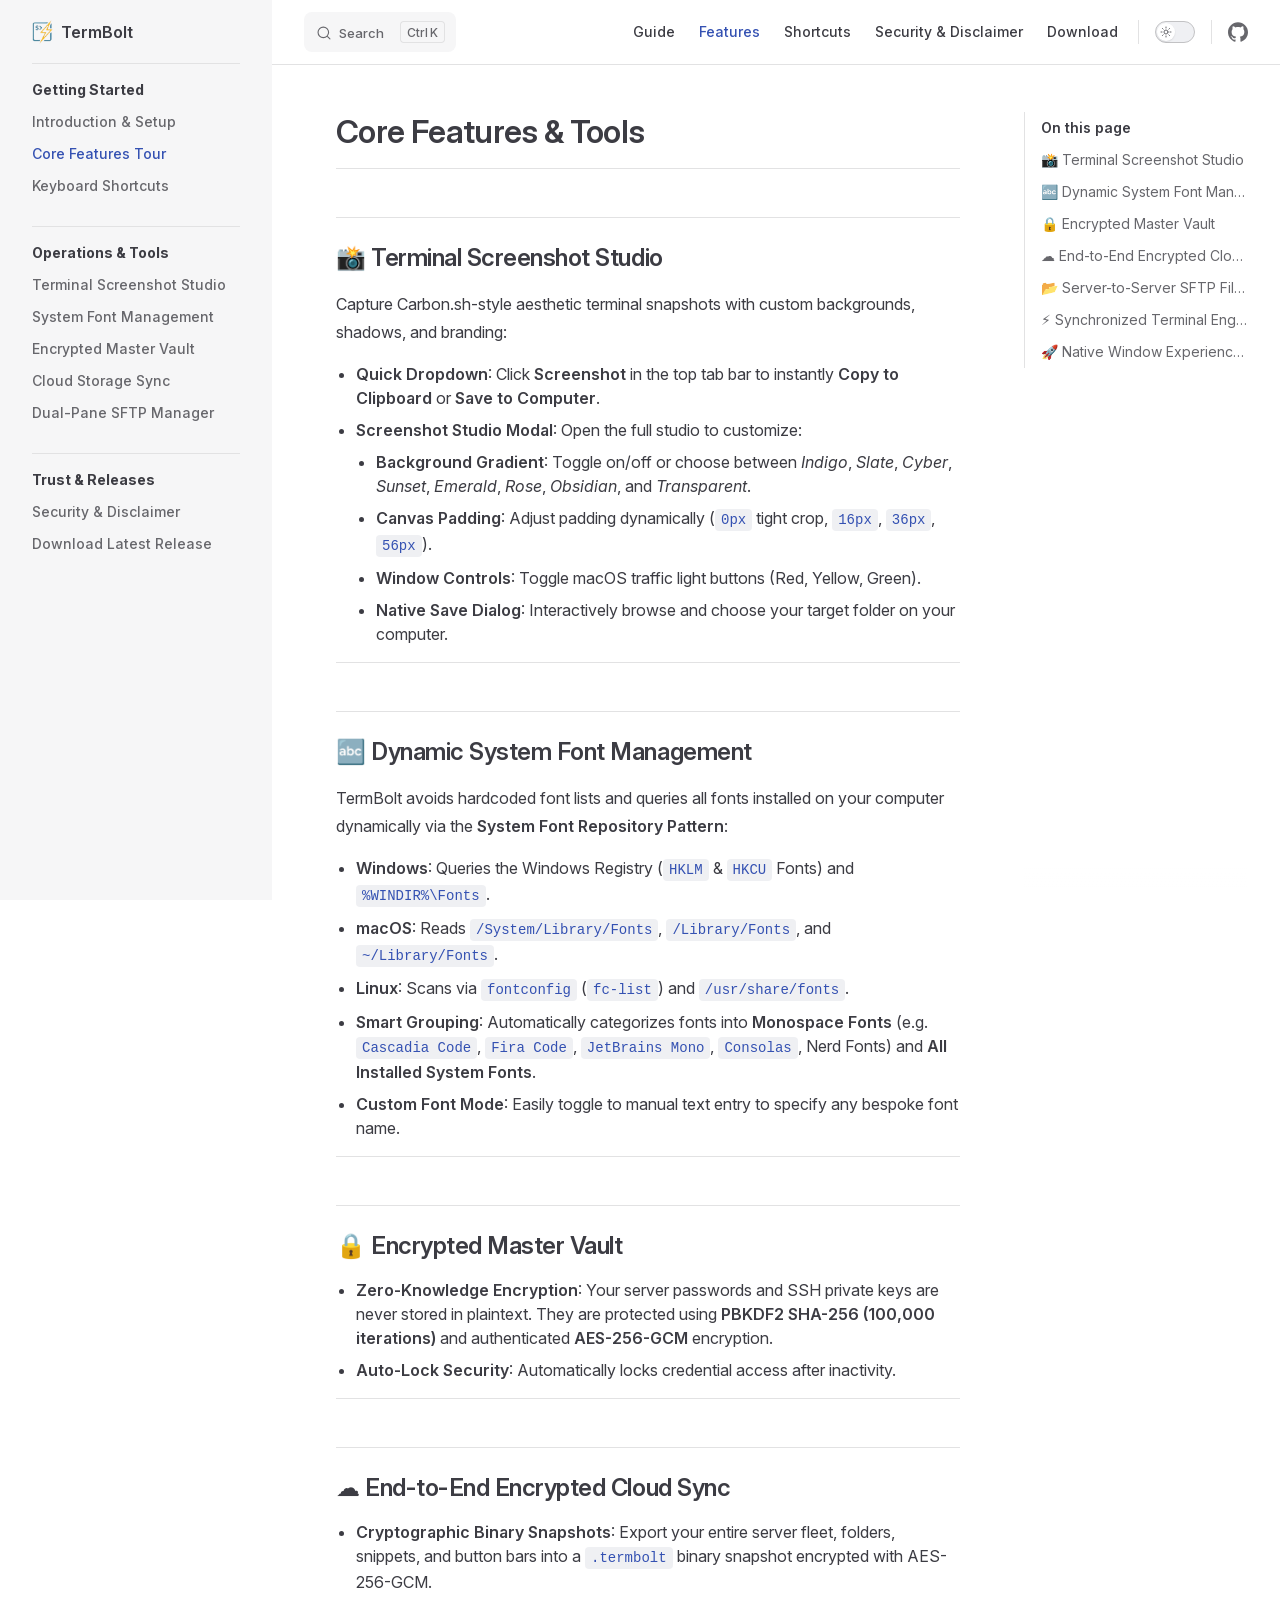
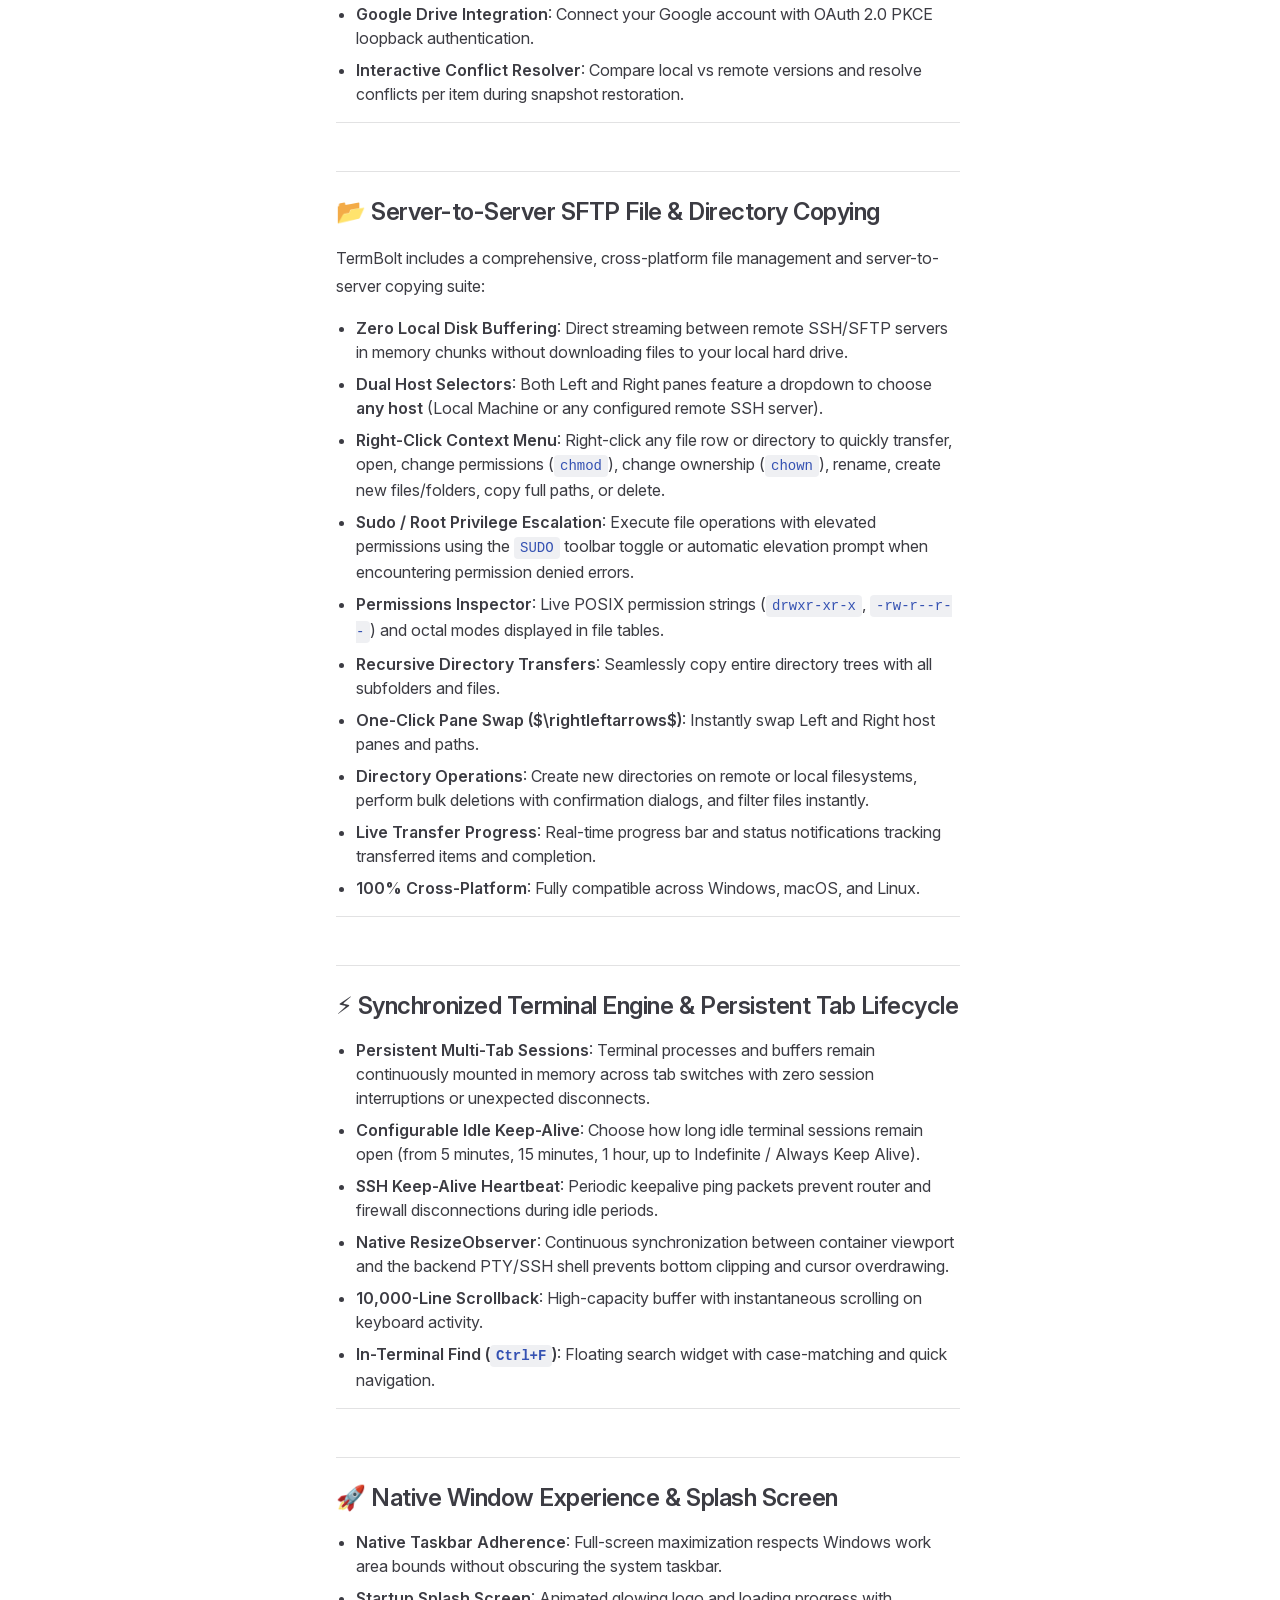
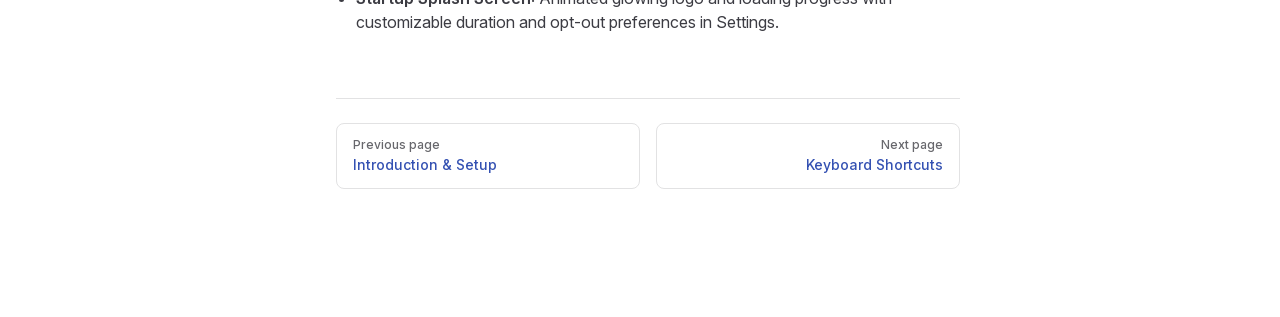
<file: guide/features.html>
<!DOCTYPE html>
<html lang="en-US" dir="ltr">
  <head>
    <meta charset="utf-8">
    <meta name="viewport" content="width=device-width,initial-scale=1">
    <title>Core Features &amp; Tools | TermBolt</title>
    <meta name="description" content="High-Performance Multi-Terminal Remote Access & Fleet Management Suite">
    <meta name="generator" content="VitePress v1.6.4">
    <link rel="preload stylesheet" href="/assets/style.BhX5jokk.css" as="style">
    <link rel="preload stylesheet" href="/vp-icons.css" as="style">
    
    <script type="module" src="/assets/app.SruTiQoJ.js"></script>
    <link rel="preload" href="/assets/inter-roman-latin.Di8DUHzh.woff2" as="font" type="font/woff2" crossorigin="">
    <link rel="modulepreload" href="/assets/chunks/theme.CDZliCr8.js">
    <link rel="modulepreload" href="/assets/chunks/framework.mRCPFc5l.js">
    <link rel="modulepreload" href="/assets/guide_features.md.otBE7KIX.lean.js">
    <link rel="icon" type="image/png" href="/logo-32x32.png">
    <meta name="theme-color" content="#4f46e5">
    <meta property="og:type" content="website">
    <meta property="og:locale" content="en">
    <meta property="og:title" content="TermBolt — Remote Access Client">
    <meta property="og:site_name" content="TermBolt">
    <meta property="og:url" content="https://termbolt.tahirjan.com">
    <meta property="og:description" content="High-performance, ultra-sleek, multi-protocol Remote Access &amp; Terminal Management suite for Systems Administrators and Developers.">
    <script id="check-dark-mode">(()=>{const e=localStorage.getItem("vitepress-theme-appearance")||"auto",a=window.matchMedia("(prefers-color-scheme: dark)").matches;(!e||e==="auto"?a:e==="dark")&&document.documentElement.classList.add("dark")})();</script>
    <script id="check-mac-os">document.documentElement.classList.toggle("mac",/Mac|iPhone|iPod|iPad/i.test(navigator.platform));</script>
  </head>
  <body>
    <div id="app"><div class="Layout" data-v-5d98c3a5><!--[--><!--]--><!--[--><span tabindex="-1" data-v-0b0ada53></span><a href="#VPContent" class="VPSkipLink visually-hidden" data-v-0b0ada53>Skip to content</a><!--]--><!----><header class="VPNav" data-v-5d98c3a5 data-v-ae24b3ad><div class="VPNavBar" data-v-ae24b3ad data-v-6aa21345><div class="wrapper" data-v-6aa21345><div class="container" data-v-6aa21345><div class="title" data-v-6aa21345><div class="VPNavBarTitle has-sidebar" data-v-6aa21345 data-v-1168a8e4><a class="title" href="/" data-v-1168a8e4><!--[--><!--]--><!--[--><img class="VPImage logo" src="/logo-32x32.png" alt data-v-8426fc1a><!--]--><span data-v-1168a8e4>TermBolt</span><!--[--><!--]--></a></div></div><div class="content" data-v-6aa21345><div class="content-body" data-v-6aa21345><!--[--><!--]--><div class="VPNavBarSearch search" data-v-6aa21345><!--[--><!----><div id="local-search"><button type="button" class="DocSearch DocSearch-Button" aria-label="Search"><span class="DocSearch-Button-Container"><span class="vp-icon DocSearch-Search-Icon"></span><span class="DocSearch-Button-Placeholder">Search</span></span><span class="DocSearch-Button-Keys"><kbd class="DocSearch-Button-Key"></kbd><kbd class="DocSearch-Button-Key">K</kbd></span></button></div><!--]--></div><nav aria-labelledby="main-nav-aria-label" class="VPNavBarMenu menu" data-v-6aa21345 data-v-dc692963><span id="main-nav-aria-label" class="visually-hidden" data-v-dc692963> Main Navigation </span><!--[--><!--[--><a class="VPLink link VPNavBarMenuLink" href="/guide/getting-started" tabindex="0" data-v-dc692963 data-v-e56f3d57><!--[--><span data-v-e56f3d57>Guide</span><!--]--></a><!--]--><!--[--><a class="VPLink link VPNavBarMenuLink active" href="/guide/features" tabindex="0" data-v-dc692963 data-v-e56f3d57><!--[--><span data-v-e56f3d57>Features</span><!--]--></a><!--]--><!--[--><a class="VPLink link VPNavBarMenuLink" href="/guide/shortcuts" tabindex="0" data-v-dc692963 data-v-e56f3d57><!--[--><span data-v-e56f3d57>Shortcuts</span><!--]--></a><!--]--><!--[--><a class="VPLink link VPNavBarMenuLink" href="/guide/security-disclaimer" tabindex="0" data-v-dc692963 data-v-e56f3d57><!--[--><span data-v-e56f3d57>Security & Disclaimer</span><!--]--></a><!--]--><!--[--><a class="VPLink link VPNavBarMenuLink" href="/guide/download" tabindex="0" data-v-dc692963 data-v-e56f3d57><!--[--><span data-v-e56f3d57>Download</span><!--]--></a><!--]--><!--]--></nav><!----><div class="VPNavBarAppearance appearance" data-v-6aa21345 data-v-6c893767><button class="VPSwitch VPSwitchAppearance" type="button" role="switch" title aria-checked="false" data-v-6c893767 data-v-5337faa4 data-v-1d5665e3><span class="check" data-v-1d5665e3><span class="icon" data-v-1d5665e3><!--[--><span class="vpi-sun sun" data-v-5337faa4></span><span class="vpi-moon moon" data-v-5337faa4></span><!--]--></span></span></button></div><div class="VPSocialLinks VPNavBarSocialLinks social-links" data-v-6aa21345 data-v-0394ad82 data-v-7bc22406><!--[--><a class="VPSocialLink no-icon" href="https://github.com/stahiralijan/termbolt-releases" aria-label="github" target="_blank" rel="noopener" data-v-7bc22406 data-v-bd121fe5><span class="vpi-social-github"></span></a><!--]--></div><div class="VPFlyout VPNavBarExtra extra" data-v-6aa21345 data-v-bb2aa2f0 data-v-cf11d7a2><button type="button" class="button" aria-haspopup="true" aria-expanded="false" aria-label="extra navigation" data-v-cf11d7a2><span class="vpi-more-horizontal icon" data-v-cf11d7a2></span></button><div class="menu" data-v-cf11d7a2><div class="VPMenu" data-v-cf11d7a2 data-v-b98bc113><!----><!--[--><!--[--><!----><div class="group" data-v-bb2aa2f0><div class="item appearance" data-v-bb2aa2f0><p class="label" data-v-bb2aa2f0>Appearance</p><div class="appearance-action" data-v-bb2aa2f0><button class="VPSwitch VPSwitchAppearance" type="button" role="switch" title aria-checked="false" data-v-bb2aa2f0 data-v-5337faa4 data-v-1d5665e3><span class="check" data-v-1d5665e3><span class="icon" data-v-1d5665e3><!--[--><span class="vpi-sun sun" data-v-5337faa4></span><span class="vpi-moon moon" data-v-5337faa4></span><!--]--></span></span></button></div></div></div><div class="group" data-v-bb2aa2f0><div class="item social-links" data-v-bb2aa2f0><div class="VPSocialLinks social-links-list" data-v-bb2aa2f0 data-v-7bc22406><!--[--><a class="VPSocialLink no-icon" href="https://github.com/stahiralijan/termbolt-releases" aria-label="github" target="_blank" rel="noopener" data-v-7bc22406 data-v-bd121fe5><span class="vpi-social-github"></span></a><!--]--></div></div></div><!--]--><!--]--></div></div></div><!--[--><!--]--><button type="button" class="VPNavBarHamburger hamburger" aria-label="mobile navigation" aria-expanded="false" aria-controls="VPNavScreen" data-v-6aa21345 data-v-e5dd9c1c><span class="container" data-v-e5dd9c1c><span class="top" data-v-e5dd9c1c></span><span class="middle" data-v-e5dd9c1c></span><span class="bottom" data-v-e5dd9c1c></span></span></button></div></div></div></div><div class="divider" data-v-6aa21345><div class="divider-line" data-v-6aa21345></div></div></div><!----></header><div class="VPLocalNav has-sidebar empty" data-v-5d98c3a5 data-v-a6f0e41e><div class="container" data-v-a6f0e41e><button class="menu" aria-expanded="false" aria-controls="VPSidebarNav" data-v-a6f0e41e><span class="vpi-align-left menu-icon" data-v-a6f0e41e></span><span class="menu-text" data-v-a6f0e41e>Menu</span></button><div class="VPLocalNavOutlineDropdown" style="--vp-vh:0px;" data-v-a6f0e41e data-v-8a42e2b4><button data-v-8a42e2b4>Return to top</button><!----></div></div></div><aside class="VPSidebar" data-v-5d98c3a5 data-v-319d5ca6><div class="curtain" data-v-319d5ca6></div><nav class="nav" id="VPSidebarNav" aria-labelledby="sidebar-aria-label" tabindex="-1" data-v-319d5ca6><span class="visually-hidden" id="sidebar-aria-label" data-v-319d5ca6> Sidebar Navigation </span><!--[--><!--]--><!--[--><div class="no-transition group" data-v-c40bc020><section class="VPSidebarItem level-0 has-active" data-v-c40bc020 data-v-b3fd67f8><div class="item" role="button" tabindex="0" data-v-b3fd67f8><div class="indicator" data-v-b3fd67f8></div><h2 class="text" data-v-b3fd67f8>Getting Started</h2><!----></div><div class="items" data-v-b3fd67f8><!--[--><div class="VPSidebarItem level-1 is-link" data-v-b3fd67f8><div class="item" data-v-b3fd67f8><div class="indicator" data-v-b3fd67f8></div><a class="VPLink link link" href="/guide/getting-started" data-v-b3fd67f8><!--[--><p class="text" data-v-b3fd67f8>Introduction & Setup</p><!--]--></a><!----></div><!----></div><div class="VPSidebarItem level-1 is-link" data-v-b3fd67f8><div class="item" data-v-b3fd67f8><div class="indicator" data-v-b3fd67f8></div><a class="VPLink link link" href="/guide/features" data-v-b3fd67f8><!--[--><p class="text" data-v-b3fd67f8>Core Features Tour</p><!--]--></a><!----></div><!----></div><div class="VPSidebarItem level-1 is-link" data-v-b3fd67f8><div class="item" data-v-b3fd67f8><div class="indicator" data-v-b3fd67f8></div><a class="VPLink link link" href="/guide/shortcuts" data-v-b3fd67f8><!--[--><p class="text" data-v-b3fd67f8>Keyboard Shortcuts</p><!--]--></a><!----></div><!----></div><!--]--></div></section></div><div class="no-transition group" data-v-c40bc020><section class="VPSidebarItem level-0" data-v-c40bc020 data-v-b3fd67f8><div class="item" role="button" tabindex="0" data-v-b3fd67f8><div class="indicator" data-v-b3fd67f8></div><h2 class="text" data-v-b3fd67f8>Operations & Tools</h2><!----></div><div class="items" data-v-b3fd67f8><!--[--><div class="VPSidebarItem level-1 is-link" data-v-b3fd67f8><div class="item" data-v-b3fd67f8><div class="indicator" data-v-b3fd67f8></div><a class="VPLink link link" href="/guide/features#screenshot-studio" data-v-b3fd67f8><!--[--><p class="text" data-v-b3fd67f8>Terminal Screenshot Studio</p><!--]--></a><!----></div><!----></div><div class="VPSidebarItem level-1 is-link" data-v-b3fd67f8><div class="item" data-v-b3fd67f8><div class="indicator" data-v-b3fd67f8></div><a class="VPLink link link" href="/guide/features#system-fonts" data-v-b3fd67f8><!--[--><p class="text" data-v-b3fd67f8>System Font Management</p><!--]--></a><!----></div><!----></div><div class="VPSidebarItem level-1 is-link" data-v-b3fd67f8><div class="item" data-v-b3fd67f8><div class="indicator" data-v-b3fd67f8></div><a class="VPLink link link" href="/guide/features#master-vault" data-v-b3fd67f8><!--[--><p class="text" data-v-b3fd67f8>Encrypted Master Vault</p><!--]--></a><!----></div><!----></div><div class="VPSidebarItem level-1 is-link" data-v-b3fd67f8><div class="item" data-v-b3fd67f8><div class="indicator" data-v-b3fd67f8></div><a class="VPLink link link" href="/guide/features#cloud-sync" data-v-b3fd67f8><!--[--><p class="text" data-v-b3fd67f8>Cloud Storage Sync</p><!--]--></a><!----></div><!----></div><div class="VPSidebarItem level-1 is-link" data-v-b3fd67f8><div class="item" data-v-b3fd67f8><div class="indicator" data-v-b3fd67f8></div><a class="VPLink link link" href="/guide/features#sftp-manager" data-v-b3fd67f8><!--[--><p class="text" data-v-b3fd67f8>Dual-Pane SFTP Manager</p><!--]--></a><!----></div><!----></div><!--]--></div></section></div><div class="no-transition group" data-v-c40bc020><section class="VPSidebarItem level-0" data-v-c40bc020 data-v-b3fd67f8><div class="item" role="button" tabindex="0" data-v-b3fd67f8><div class="indicator" data-v-b3fd67f8></div><h2 class="text" data-v-b3fd67f8>Trust & Releases</h2><!----></div><div class="items" data-v-b3fd67f8><!--[--><div class="VPSidebarItem level-1 is-link" data-v-b3fd67f8><div class="item" data-v-b3fd67f8><div class="indicator" data-v-b3fd67f8></div><a class="VPLink link link" href="/guide/security-disclaimer" data-v-b3fd67f8><!--[--><p class="text" data-v-b3fd67f8>Security & Disclaimer</p><!--]--></a><!----></div><!----></div><div class="VPSidebarItem level-1 is-link" data-v-b3fd67f8><div class="item" data-v-b3fd67f8><div class="indicator" data-v-b3fd67f8></div><a class="VPLink link link" href="/guide/download" data-v-b3fd67f8><!--[--><p class="text" data-v-b3fd67f8>Download Latest Release</p><!--]--></a><!----></div><!----></div><!--]--></div></section></div><!--]--><!--[--><!--]--></nav></aside><div class="VPContent has-sidebar" id="VPContent" data-v-5d98c3a5 data-v-1428d186><div class="VPDoc has-sidebar has-aside" data-v-1428d186 data-v-39a288b8><!--[--><!--]--><div class="container" data-v-39a288b8><div class="aside" data-v-39a288b8><div class="aside-curtain" data-v-39a288b8></div><div class="aside-container" data-v-39a288b8><div class="aside-content" data-v-39a288b8><div class="VPDocAside" data-v-39a288b8 data-v-3f215769><!--[--><!--]--><!--[--><!--]--><nav aria-labelledby="doc-outline-aria-label" class="VPDocAsideOutline" data-v-3f215769 data-v-a5bbad30><div class="content" data-v-a5bbad30><div class="outline-marker" data-v-a5bbad30></div><div aria-level="2" class="outline-title" id="doc-outline-aria-label" role="heading" data-v-a5bbad30>On this page</div><ul class="VPDocOutlineItem root" data-v-a5bbad30 data-v-b933a997><!--[--><!--]--></ul></div></nav><!--[--><!--]--><div class="spacer" data-v-3f215769></div><!--[--><!--]--><!----><!--[--><!--]--><!--[--><!--]--></div></div></div></div><div class="content" data-v-39a288b8><div class="content-container" data-v-39a288b8><!--[--><!--]--><main class="main" data-v-39a288b8><div style="position:relative;" class="vp-doc _guide_features" data-v-39a288b8><div><h1 id="core-features-tools" tabindex="-1">Core Features &amp; Tools <a class="header-anchor" href="#core-features-tools" aria-label="Permalink to &quot;Core Features &amp; Tools&quot;">​</a></h1><hr><h2 id="screenshot-studio" tabindex="-1">📸 Terminal Screenshot Studio <a class="header-anchor" href="#screenshot-studio" aria-label="Permalink to &quot;📸 Terminal Screenshot Studio {#screenshot-studio}&quot;">​</a></h2><p>Capture Carbon.sh-style aesthetic terminal snapshots with custom backgrounds, shadows, and branding:</p><ul><li><strong>Quick Dropdown</strong>: Click <strong>Screenshot</strong> in the top tab bar to instantly <strong>Copy to Clipboard</strong> or <strong>Save to Computer</strong>.</li><li><strong>Screenshot Studio Modal</strong>: Open the full studio to customize: <ul><li><strong>Background Gradient</strong>: Toggle on/off or choose between <em>Indigo</em>, <em>Slate</em>, <em>Cyber</em>, <em>Sunset</em>, <em>Emerald</em>, <em>Rose</em>, <em>Obsidian</em>, and <em>Transparent</em>.</li><li><strong>Canvas Padding</strong>: Adjust padding dynamically (<code>0px</code> tight crop, <code>16px</code>, <code>36px</code>, <code>56px</code>).</li><li><strong>Window Controls</strong>: Toggle macOS traffic light buttons (Red, Yellow, Green).</li><li><strong>Native Save Dialog</strong>: Interactively browse and choose your target folder on your computer.</li></ul></li></ul><hr><h2 id="system-fonts" tabindex="-1">🔤 Dynamic System Font Management <a class="header-anchor" href="#system-fonts" aria-label="Permalink to &quot;🔤 Dynamic System Font Management {#system-fonts}&quot;">​</a></h2><p>TermBolt avoids hardcoded font lists and queries all fonts installed on your computer dynamically via the <strong>System Font Repository Pattern</strong>:</p><ul><li><strong>Windows</strong>: Queries the Windows Registry (<code>HKLM</code> &amp; <code>HKCU</code> Fonts) and <code>%WINDIR%\Fonts</code>.</li><li><strong>macOS</strong>: Reads <code>/System/Library/Fonts</code>, <code>/Library/Fonts</code>, and <code>~/Library/Fonts</code>.</li><li><strong>Linux</strong>: Scans via <code>fontconfig</code> (<code>fc-list</code>) and <code>/usr/share/fonts</code>.</li><li><strong>Smart Grouping</strong>: Automatically categorizes fonts into <strong>Monospace Fonts</strong> (e.g. <code>Cascadia Code</code>, <code>Fira Code</code>, <code>JetBrains Mono</code>, <code>Consolas</code>, Nerd Fonts) and <strong>All Installed System Fonts</strong>.</li><li><strong>Custom Font Mode</strong>: Easily toggle to manual text entry to specify any bespoke font name.</li></ul><hr><h2 id="master-vault" tabindex="-1">🔒 Encrypted Master Vault <a class="header-anchor" href="#master-vault" aria-label="Permalink to &quot;🔒 Encrypted Master Vault {#master-vault}&quot;">​</a></h2><ul><li><strong>Zero-Knowledge Encryption</strong>: Your server passwords and SSH private keys are never stored in plaintext. They are protected using <strong>PBKDF2 SHA-256 (100,000 iterations)</strong> and authenticated <strong>AES-256-GCM</strong> encryption.</li><li><strong>Auto-Lock Security</strong>: Automatically locks credential access after inactivity.</li></ul><hr><h2 id="cloud-sync" tabindex="-1">☁️ End-to-End Encrypted Cloud Sync <a class="header-anchor" href="#cloud-sync" aria-label="Permalink to &quot;☁️ End-to-End Encrypted Cloud Sync {#cloud-sync}&quot;">​</a></h2><ul><li><strong>Cryptographic Binary Snapshots</strong>: Export your entire server fleet, folders, snippets, and button bars into a <code>.termbolt</code> binary snapshot encrypted with AES-256-GCM.</li><li><strong>Google Drive Integration</strong>: Connect your Google account with OAuth 2.0 PKCE loopback authentication.</li><li><strong>Interactive Conflict Resolver</strong>: Compare local vs remote versions and resolve conflicts per item during snapshot restoration.</li></ul><hr><h2 id="sftp-manager" tabindex="-1">📂 Server-to-Server SFTP File &amp; Directory Copying <a class="header-anchor" href="#sftp-manager" aria-label="Permalink to &quot;📂 Server-to-Server SFTP File &amp; Directory Copying {#sftp-manager}&quot;">​</a></h2><p>TermBolt includes a comprehensive, cross-platform file management and server-to-server copying suite:</p><ul><li><strong>Zero Local Disk Buffering</strong>: Direct streaming between remote SSH/SFTP servers in memory chunks without downloading files to your local hard drive.</li><li><strong>Dual Host Selectors</strong>: Both Left and Right panes feature a dropdown to choose <strong>any host</strong> (Local Machine or any configured remote SSH server).</li><li><strong>Right-Click Context Menu</strong>: Right-click any file row or directory to quickly transfer, open, change permissions (<code>chmod</code>), change ownership (<code>chown</code>), rename, create new files/folders, copy full paths, or delete.</li><li><strong>Sudo / Root Privilege Escalation</strong>: Execute file operations with elevated permissions using the <code>SUDO</code> toolbar toggle or automatic elevation prompt when encountering permission denied errors.</li><li><strong>Permissions Inspector</strong>: Live POSIX permission strings (<code>drwxr-xr-x</code>, <code>-rw-r--r--</code>) and octal modes displayed in file tables.</li><li><strong>Recursive Directory Transfers</strong>: Seamlessly copy entire directory trees with all subfolders and files.</li><li><strong>One-Click Pane Swap ($\rightleftarrows$)</strong>: Instantly swap Left and Right host panes and paths.</li><li><strong>Directory Operations</strong>: Create new directories on remote or local filesystems, perform bulk deletions with confirmation dialogs, and filter files instantly.</li><li><strong>Live Transfer Progress</strong>: Real-time progress bar and status notifications tracking transferred items and completion.</li><li><strong>100% Cross-Platform</strong>: Fully compatible across Windows, macOS, and Linux.</li></ul><hr><h2 id="terminal-engine" tabindex="-1">⚡ Synchronized Terminal Engine &amp; Persistent Tab Lifecycle <a class="header-anchor" href="#terminal-engine" aria-label="Permalink to &quot;⚡ Synchronized Terminal Engine &amp; Persistent Tab Lifecycle {#terminal-engine}&quot;">​</a></h2><ul><li><strong>Persistent Multi-Tab Sessions</strong>: Terminal processes and buffers remain continuously mounted in memory across tab switches with zero session interruptions or unexpected disconnects.</li><li><strong>Configurable Idle Keep-Alive</strong>: Choose how long idle terminal sessions remain open (from 5 minutes, 15 minutes, 1 hour, up to Indefinite / Always Keep Alive).</li><li><strong>SSH Keep-Alive Heartbeat</strong>: Periodic keepalive ping packets prevent router and firewall disconnections during idle periods.</li><li><strong>Native ResizeObserver</strong>: Continuous synchronization between container viewport and the backend PTY/SSH shell prevents bottom clipping and cursor overdrawing.</li><li><strong>10,000-Line Scrollback</strong>: High-capacity buffer with instantaneous scrolling on keyboard activity.</li><li><strong>In-Terminal Find (<code>Ctrl+F</code>)</strong>: Floating search widget with case-matching and quick navigation.</li></ul><hr><h2 id="window-experience" tabindex="-1">🚀 Native Window Experience &amp; Splash Screen <a class="header-anchor" href="#window-experience" aria-label="Permalink to &quot;🚀 Native Window Experience &amp; Splash Screen {#window-experience}&quot;">​</a></h2><ul><li><strong>Native Taskbar Adherence</strong>: Full-screen maximization respects Windows work area bounds without obscuring the system taskbar.</li><li><strong>Startup Splash Screen</strong>: Animated glowing logo and loading progress with customizable duration and opt-out preferences in Settings.</li></ul></div></div></main><footer class="VPDocFooter" data-v-39a288b8 data-v-e257564d><!--[--><!--]--><!----><nav class="prev-next" aria-labelledby="doc-footer-aria-label" data-v-e257564d><span class="visually-hidden" id="doc-footer-aria-label" data-v-e257564d>Pager</span><div class="pager" data-v-e257564d><a class="VPLink link pager-link prev" href="/guide/getting-started" data-v-e257564d><!--[--><span class="desc" data-v-e257564d>Previous page</span><span class="title" data-v-e257564d>Introduction & Setup</span><!--]--></a></div><div class="pager" data-v-e257564d><a class="VPLink link pager-link next" href="/guide/shortcuts" data-v-e257564d><!--[--><span class="desc" data-v-e257564d>Next page</span><span class="title" data-v-e257564d>Keyboard Shortcuts</span><!--]--></a></div></nav></footer><!--[--><!--]--></div></div></div><!--[--><!--]--></div></div><footer class="VPFooter has-sidebar" data-v-5d98c3a5 data-v-e315a0ad><div class="container" data-v-e315a0ad><p class="message" data-v-e315a0ad>Released under the MIT License • Clean Architecture & SOLID Principles</p><p class="copyright" data-v-e315a0ad>Copyright © 2026 Syed Tahir Ali Jan. All rights reserved.</p></div></footer><!--[--><!--]--></div></div>
    <script>window.__VP_HASH_MAP__=JSON.parse("{\"guide_download.md\":\"C4O94QGD\",\"guide_features.md\":\"otBE7KIX\",\"guide_getting-started.md\":\"BKMrWFmp\",\"guide_security-disclaimer.md\":\"BkVj3K8o\",\"guide_shortcuts.md\":\"BrjGb_qy\",\"index.md\":\"BUhT5rM4\"}");window.__VP_SITE_DATA__=JSON.parse("{\"lang\":\"en-US\",\"dir\":\"ltr\",\"title\":\"TermBolt\",\"description\":\"High-Performance Multi-Terminal Remote Access & Fleet Management Suite\",\"base\":\"/\",\"head\":[],\"router\":{\"prefetchLinks\":true},\"appearance\":true,\"themeConfig\":{\"logo\":\"/logo-32x32.png\",\"siteTitle\":\"TermBolt\",\"nav\":[{\"text\":\"Guide\",\"link\":\"/guide/getting-started\"},{\"text\":\"Features\",\"link\":\"/guide/features\"},{\"text\":\"Shortcuts\",\"link\":\"/guide/shortcuts\"},{\"text\":\"Security & Disclaimer\",\"link\":\"/guide/security-disclaimer\"},{\"text\":\"Download\",\"link\":\"/guide/download\"}],\"sidebar\":[{\"text\":\"Getting Started\",\"items\":[{\"text\":\"Introduction & Setup\",\"link\":\"/guide/getting-started\"},{\"text\":\"Core Features Tour\",\"link\":\"/guide/features\"},{\"text\":\"Keyboard Shortcuts\",\"link\":\"/guide/shortcuts\"}]},{\"text\":\"Operations & Tools\",\"items\":[{\"text\":\"Terminal Screenshot Studio\",\"link\":\"/guide/features#screenshot-studio\"},{\"text\":\"System Font Management\",\"link\":\"/guide/features#system-fonts\"},{\"text\":\"Encrypted Master Vault\",\"link\":\"/guide/features#master-vault\"},{\"text\":\"Cloud Storage Sync\",\"link\":\"/guide/features#cloud-sync\"},{\"text\":\"Dual-Pane SFTP Manager\",\"link\":\"/guide/features#sftp-manager\"}]},{\"text\":\"Trust & Releases\",\"items\":[{\"text\":\"Security & Disclaimer\",\"link\":\"/guide/security-disclaimer\"},{\"text\":\"Download Latest Release\",\"link\":\"/guide/download\"}]}],\"socialLinks\":[{\"icon\":\"github\",\"link\":\"https://github.com/stahiralijan/termbolt-releases\"}],\"footer\":{\"message\":\"Released under the MIT License • Clean Architecture & SOLID Principles\",\"copyright\":\"Copyright © 2026 Syed Tahir Ali Jan. All rights reserved.\"},\"search\":{\"provider\":\"local\"}},\"locales\":{},\"scrollOffset\":134,\"cleanUrls\":true}");</script>
    
  </body>
</html>
</file>
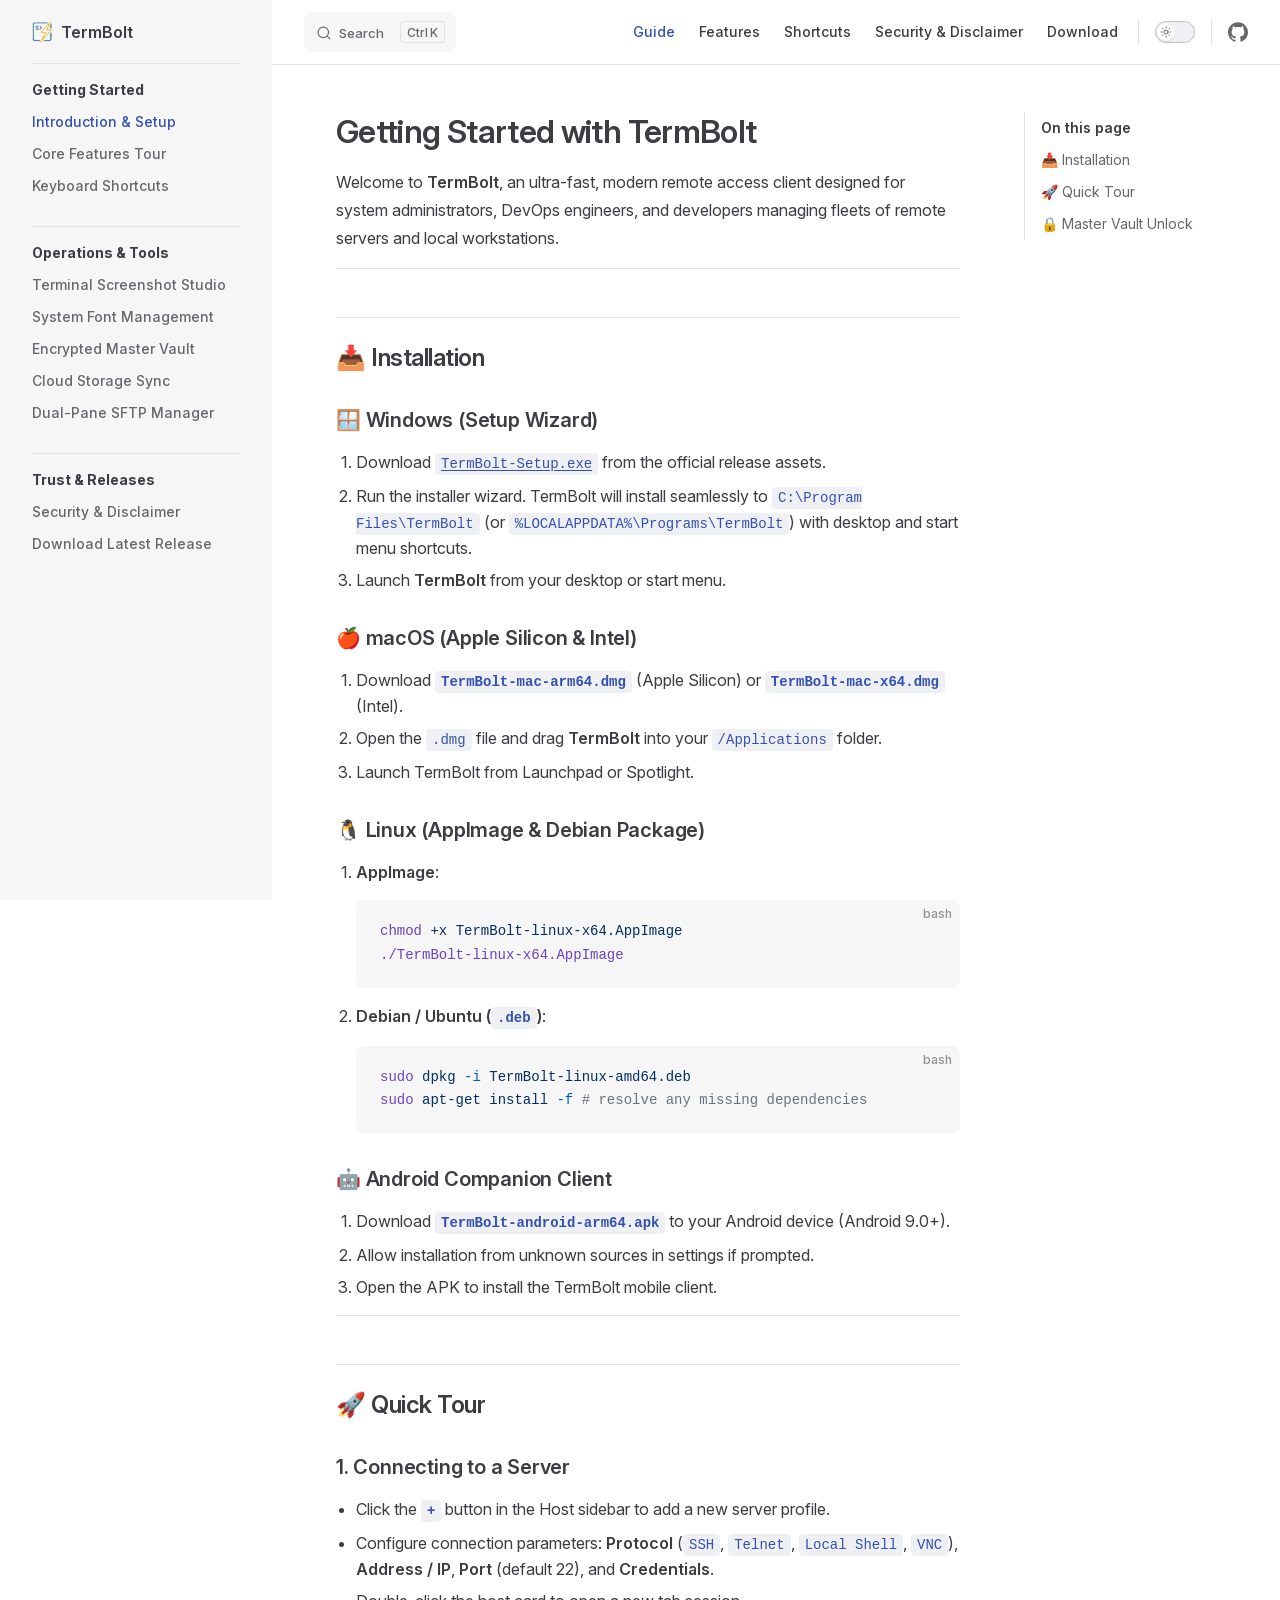
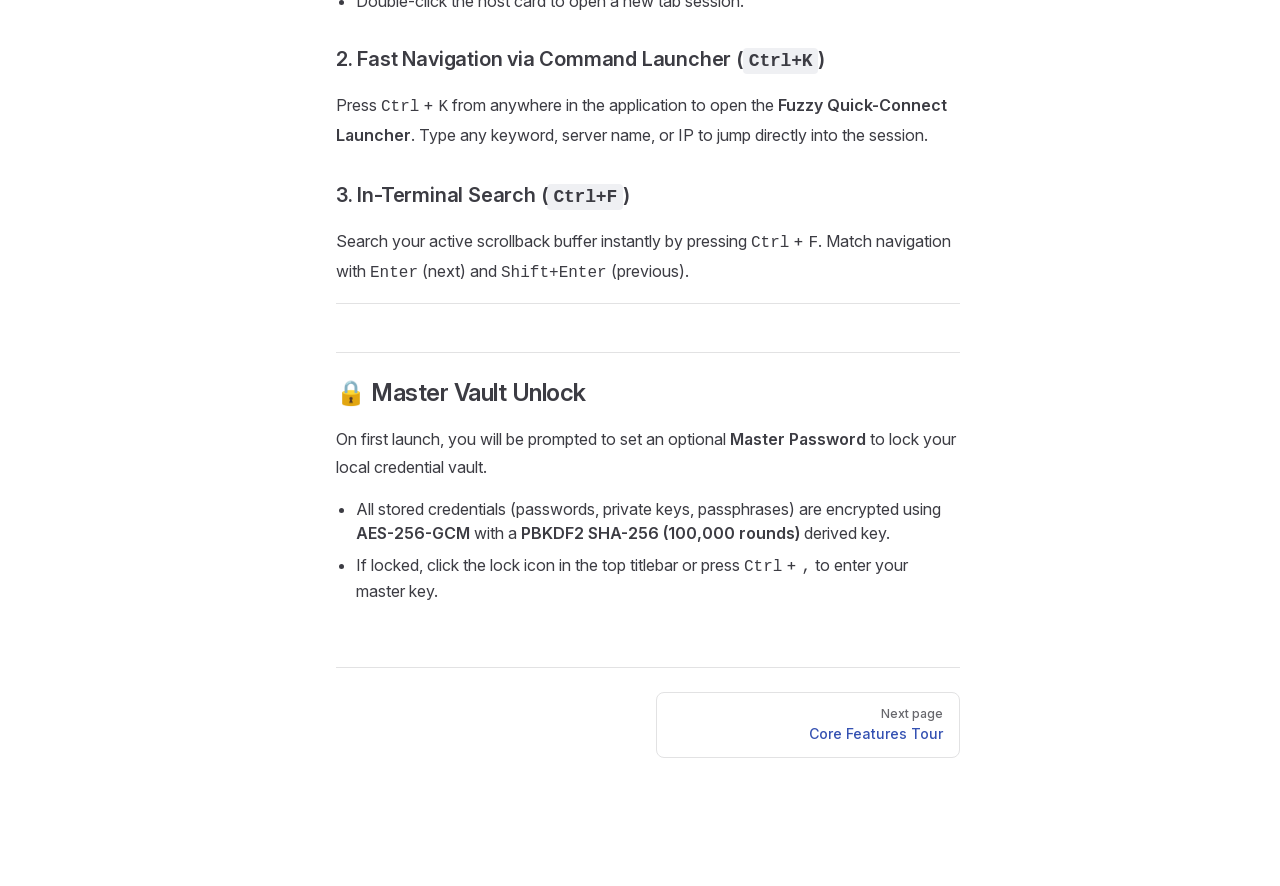
<file: guide/getting-started.html>
<!DOCTYPE html>
<html lang="en-US" dir="ltr">
  <head>
    <meta charset="utf-8">
    <meta name="viewport" content="width=device-width,initial-scale=1">
    <title>Getting Started with TermBolt | TermBolt</title>
    <meta name="description" content="High-Performance Multi-Terminal Remote Access & Fleet Management Suite">
    <meta name="generator" content="VitePress v1.6.4">
    <link rel="preload stylesheet" href="/assets/style.BhX5jokk.css" as="style">
    <link rel="preload stylesheet" href="/vp-icons.css" as="style">
    
    <script type="module" src="/assets/app.SruTiQoJ.js"></script>
    <link rel="preload" href="/assets/inter-roman-latin.Di8DUHzh.woff2" as="font" type="font/woff2" crossorigin="">
    <link rel="modulepreload" href="/assets/chunks/theme.CDZliCr8.js">
    <link rel="modulepreload" href="/assets/chunks/framework.mRCPFc5l.js">
    <link rel="modulepreload" href="/assets/guide_getting-started.md.BKMrWFmp.lean.js">
    <link rel="icon" type="image/png" href="/logo-32x32.png">
    <meta name="theme-color" content="#4f46e5">
    <meta property="og:type" content="website">
    <meta property="og:locale" content="en">
    <meta property="og:title" content="TermBolt — Remote Access Client">
    <meta property="og:site_name" content="TermBolt">
    <meta property="og:url" content="https://termbolt.tahirjan.com">
    <meta property="og:description" content="High-performance, ultra-sleek, multi-protocol Remote Access &amp; Terminal Management suite for Systems Administrators and Developers.">
    <script id="check-dark-mode">(()=>{const e=localStorage.getItem("vitepress-theme-appearance")||"auto",a=window.matchMedia("(prefers-color-scheme: dark)").matches;(!e||e==="auto"?a:e==="dark")&&document.documentElement.classList.add("dark")})();</script>
    <script id="check-mac-os">document.documentElement.classList.toggle("mac",/Mac|iPhone|iPod|iPad/i.test(navigator.platform));</script>
  </head>
  <body>
    <div id="app"><div class="Layout" data-v-5d98c3a5><!--[--><!--]--><!--[--><span tabindex="-1" data-v-0b0ada53></span><a href="#VPContent" class="VPSkipLink visually-hidden" data-v-0b0ada53>Skip to content</a><!--]--><!----><header class="VPNav" data-v-5d98c3a5 data-v-ae24b3ad><div class="VPNavBar" data-v-ae24b3ad data-v-6aa21345><div class="wrapper" data-v-6aa21345><div class="container" data-v-6aa21345><div class="title" data-v-6aa21345><div class="VPNavBarTitle has-sidebar" data-v-6aa21345 data-v-1168a8e4><a class="title" href="/" data-v-1168a8e4><!--[--><!--]--><!--[--><img class="VPImage logo" src="/logo-32x32.png" alt data-v-8426fc1a><!--]--><span data-v-1168a8e4>TermBolt</span><!--[--><!--]--></a></div></div><div class="content" data-v-6aa21345><div class="content-body" data-v-6aa21345><!--[--><!--]--><div class="VPNavBarSearch search" data-v-6aa21345><!--[--><!----><div id="local-search"><button type="button" class="DocSearch DocSearch-Button" aria-label="Search"><span class="DocSearch-Button-Container"><span class="vp-icon DocSearch-Search-Icon"></span><span class="DocSearch-Button-Placeholder">Search</span></span><span class="DocSearch-Button-Keys"><kbd class="DocSearch-Button-Key"></kbd><kbd class="DocSearch-Button-Key">K</kbd></span></button></div><!--]--></div><nav aria-labelledby="main-nav-aria-label" class="VPNavBarMenu menu" data-v-6aa21345 data-v-dc692963><span id="main-nav-aria-label" class="visually-hidden" data-v-dc692963> Main Navigation </span><!--[--><!--[--><a class="VPLink link VPNavBarMenuLink active" href="/guide/getting-started" tabindex="0" data-v-dc692963 data-v-e56f3d57><!--[--><span data-v-e56f3d57>Guide</span><!--]--></a><!--]--><!--[--><a class="VPLink link VPNavBarMenuLink" href="/guide/features" tabindex="0" data-v-dc692963 data-v-e56f3d57><!--[--><span data-v-e56f3d57>Features</span><!--]--></a><!--]--><!--[--><a class="VPLink link VPNavBarMenuLink" href="/guide/shortcuts" tabindex="0" data-v-dc692963 data-v-e56f3d57><!--[--><span data-v-e56f3d57>Shortcuts</span><!--]--></a><!--]--><!--[--><a class="VPLink link VPNavBarMenuLink" href="/guide/security-disclaimer" tabindex="0" data-v-dc692963 data-v-e56f3d57><!--[--><span data-v-e56f3d57>Security & Disclaimer</span><!--]--></a><!--]--><!--[--><a class="VPLink link VPNavBarMenuLink" href="/guide/download" tabindex="0" data-v-dc692963 data-v-e56f3d57><!--[--><span data-v-e56f3d57>Download</span><!--]--></a><!--]--><!--]--></nav><!----><div class="VPNavBarAppearance appearance" data-v-6aa21345 data-v-6c893767><button class="VPSwitch VPSwitchAppearance" type="button" role="switch" title aria-checked="false" data-v-6c893767 data-v-5337faa4 data-v-1d5665e3><span class="check" data-v-1d5665e3><span class="icon" data-v-1d5665e3><!--[--><span class="vpi-sun sun" data-v-5337faa4></span><span class="vpi-moon moon" data-v-5337faa4></span><!--]--></span></span></button></div><div class="VPSocialLinks VPNavBarSocialLinks social-links" data-v-6aa21345 data-v-0394ad82 data-v-7bc22406><!--[--><a class="VPSocialLink no-icon" href="https://github.com/stahiralijan/termbolt-releases" aria-label="github" target="_blank" rel="noopener" data-v-7bc22406 data-v-bd121fe5><span class="vpi-social-github"></span></a><!--]--></div><div class="VPFlyout VPNavBarExtra extra" data-v-6aa21345 data-v-bb2aa2f0 data-v-cf11d7a2><button type="button" class="button" aria-haspopup="true" aria-expanded="false" aria-label="extra navigation" data-v-cf11d7a2><span class="vpi-more-horizontal icon" data-v-cf11d7a2></span></button><div class="menu" data-v-cf11d7a2><div class="VPMenu" data-v-cf11d7a2 data-v-b98bc113><!----><!--[--><!--[--><!----><div class="group" data-v-bb2aa2f0><div class="item appearance" data-v-bb2aa2f0><p class="label" data-v-bb2aa2f0>Appearance</p><div class="appearance-action" data-v-bb2aa2f0><button class="VPSwitch VPSwitchAppearance" type="button" role="switch" title aria-checked="false" data-v-bb2aa2f0 data-v-5337faa4 data-v-1d5665e3><span class="check" data-v-1d5665e3><span class="icon" data-v-1d5665e3><!--[--><span class="vpi-sun sun" data-v-5337faa4></span><span class="vpi-moon moon" data-v-5337faa4></span><!--]--></span></span></button></div></div></div><div class="group" data-v-bb2aa2f0><div class="item social-links" data-v-bb2aa2f0><div class="VPSocialLinks social-links-list" data-v-bb2aa2f0 data-v-7bc22406><!--[--><a class="VPSocialLink no-icon" href="https://github.com/stahiralijan/termbolt-releases" aria-label="github" target="_blank" rel="noopener" data-v-7bc22406 data-v-bd121fe5><span class="vpi-social-github"></span></a><!--]--></div></div></div><!--]--><!--]--></div></div></div><!--[--><!--]--><button type="button" class="VPNavBarHamburger hamburger" aria-label="mobile navigation" aria-expanded="false" aria-controls="VPNavScreen" data-v-6aa21345 data-v-e5dd9c1c><span class="container" data-v-e5dd9c1c><span class="top" data-v-e5dd9c1c></span><span class="middle" data-v-e5dd9c1c></span><span class="bottom" data-v-e5dd9c1c></span></span></button></div></div></div></div><div class="divider" data-v-6aa21345><div class="divider-line" data-v-6aa21345></div></div></div><!----></header><div class="VPLocalNav has-sidebar empty" data-v-5d98c3a5 data-v-a6f0e41e><div class="container" data-v-a6f0e41e><button class="menu" aria-expanded="false" aria-controls="VPSidebarNav" data-v-a6f0e41e><span class="vpi-align-left menu-icon" data-v-a6f0e41e></span><span class="menu-text" data-v-a6f0e41e>Menu</span></button><div class="VPLocalNavOutlineDropdown" style="--vp-vh:0px;" data-v-a6f0e41e data-v-8a42e2b4><button data-v-8a42e2b4>Return to top</button><!----></div></div></div><aside class="VPSidebar" data-v-5d98c3a5 data-v-319d5ca6><div class="curtain" data-v-319d5ca6></div><nav class="nav" id="VPSidebarNav" aria-labelledby="sidebar-aria-label" tabindex="-1" data-v-319d5ca6><span class="visually-hidden" id="sidebar-aria-label" data-v-319d5ca6> Sidebar Navigation </span><!--[--><!--]--><!--[--><div class="no-transition group" data-v-c40bc020><section class="VPSidebarItem level-0 has-active" data-v-c40bc020 data-v-b3fd67f8><div class="item" role="button" tabindex="0" data-v-b3fd67f8><div class="indicator" data-v-b3fd67f8></div><h2 class="text" data-v-b3fd67f8>Getting Started</h2><!----></div><div class="items" data-v-b3fd67f8><!--[--><div class="VPSidebarItem level-1 is-link" data-v-b3fd67f8><div class="item" data-v-b3fd67f8><div class="indicator" data-v-b3fd67f8></div><a class="VPLink link link" href="/guide/getting-started" data-v-b3fd67f8><!--[--><p class="text" data-v-b3fd67f8>Introduction & Setup</p><!--]--></a><!----></div><!----></div><div class="VPSidebarItem level-1 is-link" data-v-b3fd67f8><div class="item" data-v-b3fd67f8><div class="indicator" data-v-b3fd67f8></div><a class="VPLink link link" href="/guide/features" data-v-b3fd67f8><!--[--><p class="text" data-v-b3fd67f8>Core Features Tour</p><!--]--></a><!----></div><!----></div><div class="VPSidebarItem level-1 is-link" data-v-b3fd67f8><div class="item" data-v-b3fd67f8><div class="indicator" data-v-b3fd67f8></div><a class="VPLink link link" href="/guide/shortcuts" data-v-b3fd67f8><!--[--><p class="text" data-v-b3fd67f8>Keyboard Shortcuts</p><!--]--></a><!----></div><!----></div><!--]--></div></section></div><div class="no-transition group" data-v-c40bc020><section class="VPSidebarItem level-0" data-v-c40bc020 data-v-b3fd67f8><div class="item" role="button" tabindex="0" data-v-b3fd67f8><div class="indicator" data-v-b3fd67f8></div><h2 class="text" data-v-b3fd67f8>Operations & Tools</h2><!----></div><div class="items" data-v-b3fd67f8><!--[--><div class="VPSidebarItem level-1 is-link" data-v-b3fd67f8><div class="item" data-v-b3fd67f8><div class="indicator" data-v-b3fd67f8></div><a class="VPLink link link" href="/guide/features#screenshot-studio" data-v-b3fd67f8><!--[--><p class="text" data-v-b3fd67f8>Terminal Screenshot Studio</p><!--]--></a><!----></div><!----></div><div class="VPSidebarItem level-1 is-link" data-v-b3fd67f8><div class="item" data-v-b3fd67f8><div class="indicator" data-v-b3fd67f8></div><a class="VPLink link link" href="/guide/features#system-fonts" data-v-b3fd67f8><!--[--><p class="text" data-v-b3fd67f8>System Font Management</p><!--]--></a><!----></div><!----></div><div class="VPSidebarItem level-1 is-link" data-v-b3fd67f8><div class="item" data-v-b3fd67f8><div class="indicator" data-v-b3fd67f8></div><a class="VPLink link link" href="/guide/features#master-vault" data-v-b3fd67f8><!--[--><p class="text" data-v-b3fd67f8>Encrypted Master Vault</p><!--]--></a><!----></div><!----></div><div class="VPSidebarItem level-1 is-link" data-v-b3fd67f8><div class="item" data-v-b3fd67f8><div class="indicator" data-v-b3fd67f8></div><a class="VPLink link link" href="/guide/features#cloud-sync" data-v-b3fd67f8><!--[--><p class="text" data-v-b3fd67f8>Cloud Storage Sync</p><!--]--></a><!----></div><!----></div><div class="VPSidebarItem level-1 is-link" data-v-b3fd67f8><div class="item" data-v-b3fd67f8><div class="indicator" data-v-b3fd67f8></div><a class="VPLink link link" href="/guide/features#sftp-manager" data-v-b3fd67f8><!--[--><p class="text" data-v-b3fd67f8>Dual-Pane SFTP Manager</p><!--]--></a><!----></div><!----></div><!--]--></div></section></div><div class="no-transition group" data-v-c40bc020><section class="VPSidebarItem level-0" data-v-c40bc020 data-v-b3fd67f8><div class="item" role="button" tabindex="0" data-v-b3fd67f8><div class="indicator" data-v-b3fd67f8></div><h2 class="text" data-v-b3fd67f8>Trust & Releases</h2><!----></div><div class="items" data-v-b3fd67f8><!--[--><div class="VPSidebarItem level-1 is-link" data-v-b3fd67f8><div class="item" data-v-b3fd67f8><div class="indicator" data-v-b3fd67f8></div><a class="VPLink link link" href="/guide/security-disclaimer" data-v-b3fd67f8><!--[--><p class="text" data-v-b3fd67f8>Security & Disclaimer</p><!--]--></a><!----></div><!----></div><div class="VPSidebarItem level-1 is-link" data-v-b3fd67f8><div class="item" data-v-b3fd67f8><div class="indicator" data-v-b3fd67f8></div><a class="VPLink link link" href="/guide/download" data-v-b3fd67f8><!--[--><p class="text" data-v-b3fd67f8>Download Latest Release</p><!--]--></a><!----></div><!----></div><!--]--></div></section></div><!--]--><!--[--><!--]--></nav></aside><div class="VPContent has-sidebar" id="VPContent" data-v-5d98c3a5 data-v-1428d186><div class="VPDoc has-sidebar has-aside" data-v-1428d186 data-v-39a288b8><!--[--><!--]--><div class="container" data-v-39a288b8><div class="aside" data-v-39a288b8><div class="aside-curtain" data-v-39a288b8></div><div class="aside-container" data-v-39a288b8><div class="aside-content" data-v-39a288b8><div class="VPDocAside" data-v-39a288b8 data-v-3f215769><!--[--><!--]--><!--[--><!--]--><nav aria-labelledby="doc-outline-aria-label" class="VPDocAsideOutline" data-v-3f215769 data-v-a5bbad30><div class="content" data-v-a5bbad30><div class="outline-marker" data-v-a5bbad30></div><div aria-level="2" class="outline-title" id="doc-outline-aria-label" role="heading" data-v-a5bbad30>On this page</div><ul class="VPDocOutlineItem root" data-v-a5bbad30 data-v-b933a997><!--[--><!--]--></ul></div></nav><!--[--><!--]--><div class="spacer" data-v-3f215769></div><!--[--><!--]--><!----><!--[--><!--]--><!--[--><!--]--></div></div></div></div><div class="content" data-v-39a288b8><div class="content-container" data-v-39a288b8><!--[--><!--]--><main class="main" data-v-39a288b8><div style="position:relative;" class="vp-doc _guide_getting-started" data-v-39a288b8><div><h1 id="getting-started-with-termbolt" tabindex="-1">Getting Started with TermBolt <a class="header-anchor" href="#getting-started-with-termbolt" aria-label="Permalink to &quot;Getting Started with TermBolt&quot;">​</a></h1><p>Welcome to <strong>TermBolt</strong>, an ultra-fast, modern remote access client designed for system administrators, DevOps engineers, and developers managing fleets of remote servers and local workstations.</p><hr><h2 id="📥-installation" tabindex="-1">📥 Installation <a class="header-anchor" href="#📥-installation" aria-label="Permalink to &quot;📥 Installation&quot;">​</a></h2><h3 id="🪟-windows-setup-wizard" tabindex="-1">🪟 Windows (Setup Wizard) <a class="header-anchor" href="#🪟-windows-setup-wizard" aria-label="Permalink to &quot;🪟 Windows (Setup Wizard)&quot;">​</a></h3><ol><li>Download <strong><a href="https://github.com/stahiralijan/termbolt-releases/releases/download/main/TermBolt-Setup.exe" target="_blank" rel="noreferrer"><code>TermBolt-Setup.exe</code></a></strong> from the official release assets.</li><li>Run the installer wizard. TermBolt will install seamlessly to <code>C:\Program Files\TermBolt</code> (or <code>%LOCALAPPDATA%\Programs\TermBolt</code>) with desktop and start menu shortcuts.</li><li>Launch <strong>TermBolt</strong> from your desktop or start menu.</li></ol><h3 id="🍎-macos-apple-silicon-intel" tabindex="-1">🍎 macOS (Apple Silicon &amp; Intel) <a class="header-anchor" href="#🍎-macos-apple-silicon-intel" aria-label="Permalink to &quot;🍎 macOS (Apple Silicon &amp; Intel)&quot;">​</a></h3><ol><li>Download <strong><code>TermBolt-mac-arm64.dmg</code></strong> (Apple Silicon) or <strong><code>TermBolt-mac-x64.dmg</code></strong> (Intel).</li><li>Open the <code>.dmg</code> file and drag <strong>TermBolt</strong> into your <code>/Applications</code> folder.</li><li>Launch TermBolt from Launchpad or Spotlight.</li></ol><h3 id="🐧-linux-appimage-debian-package" tabindex="-1">🐧 Linux (AppImage &amp; Debian Package) <a class="header-anchor" href="#🐧-linux-appimage-debian-package" aria-label="Permalink to &quot;🐧 Linux (AppImage &amp; Debian Package)&quot;">​</a></h3><ol><li><strong>AppImage</strong>:<div class="language-bash vp-adaptive-theme"><button title="Copy Code" class="copy"></button><span class="lang">bash</span><pre class="shiki shiki-themes github-light github-dark vp-code" tabindex="0"><code><span class="line"><span style="--shiki-light:#6F42C1;--shiki-dark:#B392F0;">chmod</span><span style="--shiki-light:#032F62;--shiki-dark:#9ECBFF;"> +x</span><span style="--shiki-light:#032F62;--shiki-dark:#9ECBFF;"> TermBolt-linux-x64.AppImage</span></span>
<span class="line"><span style="--shiki-light:#6F42C1;--shiki-dark:#B392F0;">./TermBolt-linux-x64.AppImage</span></span></code></pre></div></li><li><strong>Debian / Ubuntu (<code>.deb</code>)</strong>:<div class="language-bash vp-adaptive-theme"><button title="Copy Code" class="copy"></button><span class="lang">bash</span><pre class="shiki shiki-themes github-light github-dark vp-code" tabindex="0"><code><span class="line"><span style="--shiki-light:#6F42C1;--shiki-dark:#B392F0;">sudo</span><span style="--shiki-light:#032F62;--shiki-dark:#9ECBFF;"> dpkg</span><span style="--shiki-light:#005CC5;--shiki-dark:#79B8FF;"> -i</span><span style="--shiki-light:#032F62;--shiki-dark:#9ECBFF;"> TermBolt-linux-amd64.deb</span></span>
<span class="line"><span style="--shiki-light:#6F42C1;--shiki-dark:#B392F0;">sudo</span><span style="--shiki-light:#032F62;--shiki-dark:#9ECBFF;"> apt-get</span><span style="--shiki-light:#032F62;--shiki-dark:#9ECBFF;"> install</span><span style="--shiki-light:#005CC5;--shiki-dark:#79B8FF;"> -f</span><span style="--shiki-light:#6A737D;--shiki-dark:#6A737D;"> # resolve any missing dependencies</span></span></code></pre></div></li></ol><h3 id="🤖-android-companion-client" tabindex="-1">🤖 Android Companion Client <a class="header-anchor" href="#🤖-android-companion-client" aria-label="Permalink to &quot;🤖 Android Companion Client&quot;">​</a></h3><ol><li>Download <strong><code>TermBolt-android-arm64.apk</code></strong> to your Android device (Android 9.0+).</li><li>Allow installation from unknown sources in settings if prompted.</li><li>Open the APK to install the TermBolt mobile client.</li></ol><hr><h2 id="🚀-quick-tour" tabindex="-1">🚀 Quick Tour <a class="header-anchor" href="#🚀-quick-tour" aria-label="Permalink to &quot;🚀 Quick Tour&quot;">​</a></h2><h3 id="_1-connecting-to-a-server" tabindex="-1">1. Connecting to a Server <a class="header-anchor" href="#_1-connecting-to-a-server" aria-label="Permalink to &quot;1. Connecting to a Server&quot;">​</a></h3><ul><li>Click the <strong><code>+</code></strong> button in the Host sidebar to add a new server profile.</li><li>Configure connection parameters: <strong>Protocol</strong> (<code>SSH</code>, <code>Telnet</code>, <code>Local Shell</code>, <code>VNC</code>), <strong>Address / IP</strong>, <strong>Port</strong> (default 22), and <strong>Credentials</strong>.</li><li>Double-click the host card to open a new tab session.</li></ul><h3 id="_2-fast-navigation-via-command-launcher-ctrl-k" tabindex="-1">2. Fast Navigation via Command Launcher (<code>Ctrl+K</code>) <a class="header-anchor" href="#_2-fast-navigation-via-command-launcher-ctrl-k" aria-label="Permalink to &quot;2. Fast Navigation via Command Launcher (`Ctrl+K`)&quot;">​</a></h3><p>Press <kbd>Ctrl</kbd> + <kbd>K</kbd> from anywhere in the application to open the <strong>Fuzzy Quick-Connect Launcher</strong>. Type any keyword, server name, or IP to jump directly into the session.</p><h3 id="_3-in-terminal-search-ctrl-f" tabindex="-1">3. In-Terminal Search (<code>Ctrl+F</code>) <a class="header-anchor" href="#_3-in-terminal-search-ctrl-f" aria-label="Permalink to &quot;3. In-Terminal Search (`Ctrl+F`)&quot;">​</a></h3><p>Search your active scrollback buffer instantly by pressing <kbd>Ctrl</kbd> + <kbd>F</kbd>. Match navigation with <kbd>Enter</kbd> (next) and <kbd>Shift+Enter</kbd> (previous).</p><hr><h2 id="🔒-master-vault-unlock" tabindex="-1">🔒 Master Vault Unlock <a class="header-anchor" href="#🔒-master-vault-unlock" aria-label="Permalink to &quot;🔒 Master Vault Unlock&quot;">​</a></h2><p>On first launch, you will be prompted to set an optional <strong>Master Password</strong> to lock your local credential vault.</p><ul><li>All stored credentials (passwords, private keys, passphrases) are encrypted using <strong>AES-256-GCM</strong> with a <strong>PBKDF2 SHA-256 (100,000 rounds)</strong> derived key.</li><li>If locked, click the lock icon in the top titlebar or press <kbd>Ctrl</kbd> + <kbd>,</kbd> to enter your master key.</li></ul></div></div></main><footer class="VPDocFooter" data-v-39a288b8 data-v-e257564d><!--[--><!--]--><!----><nav class="prev-next" aria-labelledby="doc-footer-aria-label" data-v-e257564d><span class="visually-hidden" id="doc-footer-aria-label" data-v-e257564d>Pager</span><div class="pager" data-v-e257564d><!----></div><div class="pager" data-v-e257564d><a class="VPLink link pager-link next" href="/guide/features" data-v-e257564d><!--[--><span class="desc" data-v-e257564d>Next page</span><span class="title" data-v-e257564d>Core Features Tour</span><!--]--></a></div></nav></footer><!--[--><!--]--></div></div></div><!--[--><!--]--></div></div><footer class="VPFooter has-sidebar" data-v-5d98c3a5 data-v-e315a0ad><div class="container" data-v-e315a0ad><p class="message" data-v-e315a0ad>Released under the MIT License • Clean Architecture & SOLID Principles</p><p class="copyright" data-v-e315a0ad>Copyright © 2026 Syed Tahir Ali Jan. All rights reserved.</p></div></footer><!--[--><!--]--></div></div>
    <script>window.__VP_HASH_MAP__=JSON.parse("{\"guide_download.md\":\"C4O94QGD\",\"guide_features.md\":\"otBE7KIX\",\"guide_getting-started.md\":\"BKMrWFmp\",\"guide_security-disclaimer.md\":\"BkVj3K8o\",\"guide_shortcuts.md\":\"BrjGb_qy\",\"index.md\":\"BUhT5rM4\"}");window.__VP_SITE_DATA__=JSON.parse("{\"lang\":\"en-US\",\"dir\":\"ltr\",\"title\":\"TermBolt\",\"description\":\"High-Performance Multi-Terminal Remote Access & Fleet Management Suite\",\"base\":\"/\",\"head\":[],\"router\":{\"prefetchLinks\":true},\"appearance\":true,\"themeConfig\":{\"logo\":\"/logo-32x32.png\",\"siteTitle\":\"TermBolt\",\"nav\":[{\"text\":\"Guide\",\"link\":\"/guide/getting-started\"},{\"text\":\"Features\",\"link\":\"/guide/features\"},{\"text\":\"Shortcuts\",\"link\":\"/guide/shortcuts\"},{\"text\":\"Security & Disclaimer\",\"link\":\"/guide/security-disclaimer\"},{\"text\":\"Download\",\"link\":\"/guide/download\"}],\"sidebar\":[{\"text\":\"Getting Started\",\"items\":[{\"text\":\"Introduction & Setup\",\"link\":\"/guide/getting-started\"},{\"text\":\"Core Features Tour\",\"link\":\"/guide/features\"},{\"text\":\"Keyboard Shortcuts\",\"link\":\"/guide/shortcuts\"}]},{\"text\":\"Operations & Tools\",\"items\":[{\"text\":\"Terminal Screenshot Studio\",\"link\":\"/guide/features#screenshot-studio\"},{\"text\":\"System Font Management\",\"link\":\"/guide/features#system-fonts\"},{\"text\":\"Encrypted Master Vault\",\"link\":\"/guide/features#master-vault\"},{\"text\":\"Cloud Storage Sync\",\"link\":\"/guide/features#cloud-sync\"},{\"text\":\"Dual-Pane SFTP Manager\",\"link\":\"/guide/features#sftp-manager\"}]},{\"text\":\"Trust & Releases\",\"items\":[{\"text\":\"Security & Disclaimer\",\"link\":\"/guide/security-disclaimer\"},{\"text\":\"Download Latest Release\",\"link\":\"/guide/download\"}]}],\"socialLinks\":[{\"icon\":\"github\",\"link\":\"https://github.com/stahiralijan/termbolt-releases\"}],\"footer\":{\"message\":\"Released under the MIT License • Clean Architecture & SOLID Principles\",\"copyright\":\"Copyright © 2026 Syed Tahir Ali Jan. All rights reserved.\"},\"search\":{\"provider\":\"local\"}},\"locales\":{},\"scrollOffset\":134,\"cleanUrls\":true}");</script>
    
  </body>
</html>
</file>
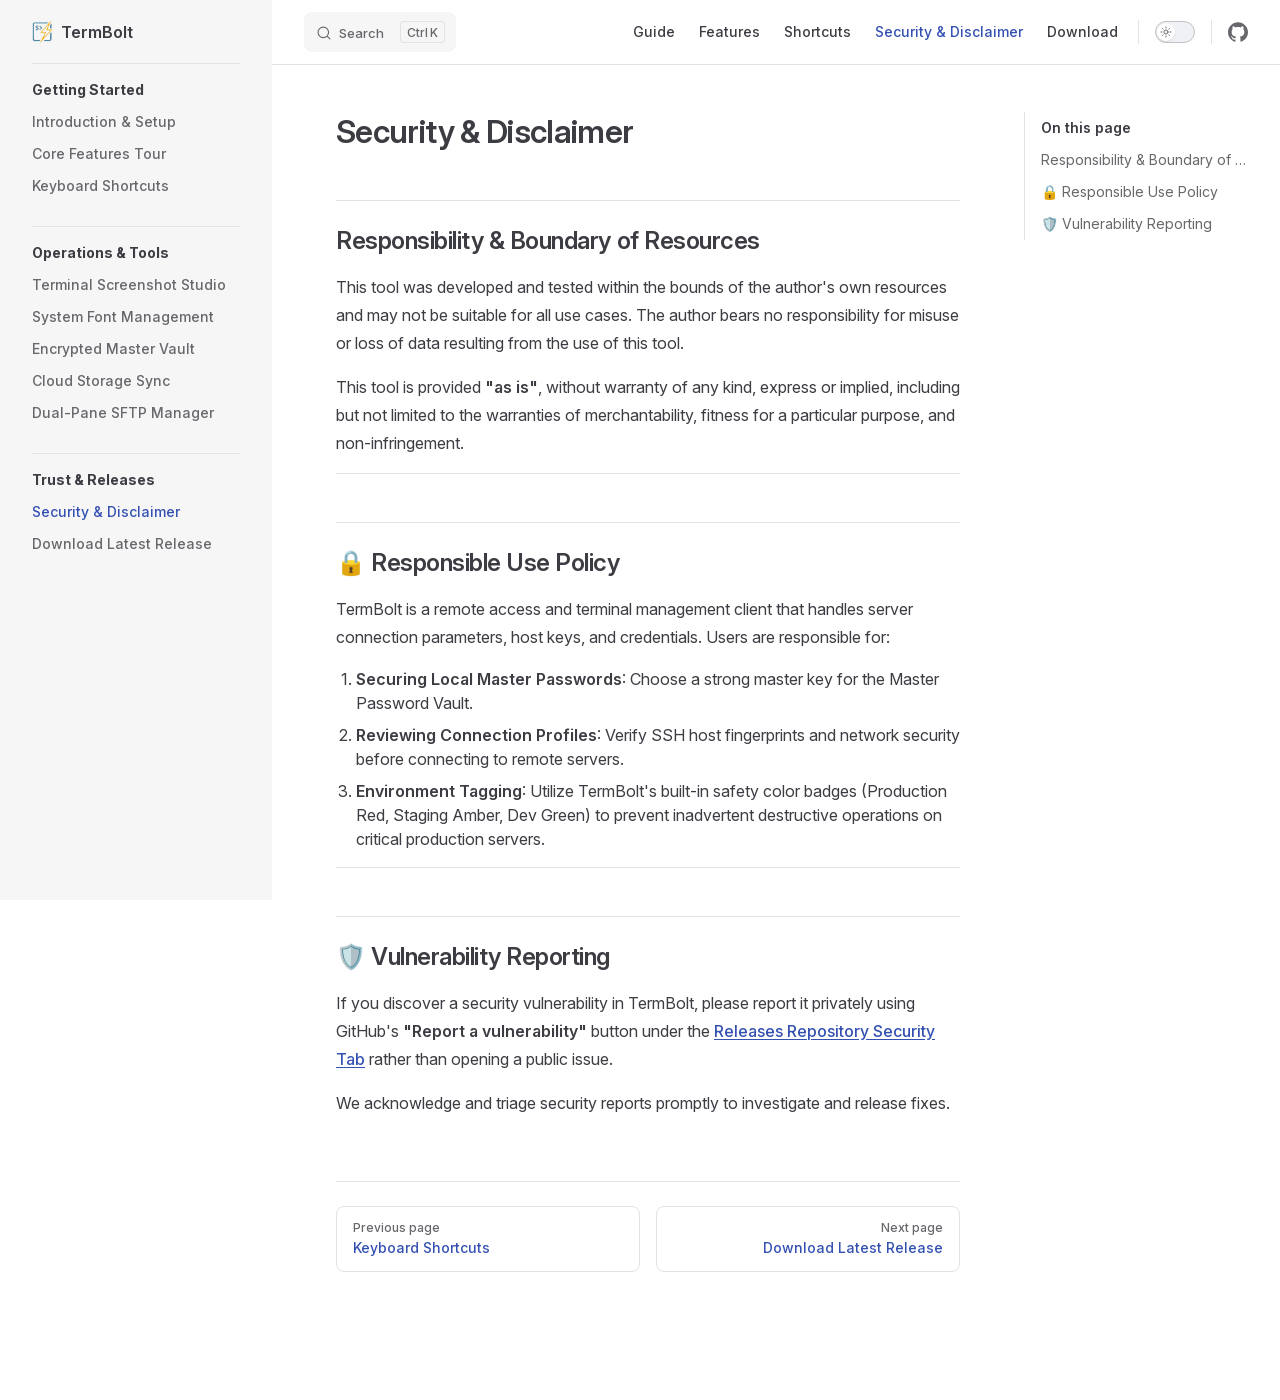
<file: guide/security-disclaimer.html>
<!DOCTYPE html>
<html lang="en-US" dir="ltr">
  <head>
    <meta charset="utf-8">
    <meta name="viewport" content="width=device-width,initial-scale=1">
    <title>Security &amp; Disclaimer | TermBolt</title>
    <meta name="description" content="High-Performance Multi-Terminal Remote Access & Fleet Management Suite">
    <meta name="generator" content="VitePress v1.6.4">
    <link rel="preload stylesheet" href="/assets/style.BhX5jokk.css" as="style">
    <link rel="preload stylesheet" href="/vp-icons.css" as="style">
    
    <script type="module" src="/assets/app.SruTiQoJ.js"></script>
    <link rel="preload" href="/assets/inter-roman-latin.Di8DUHzh.woff2" as="font" type="font/woff2" crossorigin="">
    <link rel="modulepreload" href="/assets/chunks/theme.CDZliCr8.js">
    <link rel="modulepreload" href="/assets/chunks/framework.mRCPFc5l.js">
    <link rel="modulepreload" href="/assets/guide_security-disclaimer.md.BkVj3K8o.lean.js">
    <link rel="icon" type="image/png" href="/logo-32x32.png">
    <meta name="theme-color" content="#4f46e5">
    <meta property="og:type" content="website">
    <meta property="og:locale" content="en">
    <meta property="og:title" content="TermBolt — Remote Access Client">
    <meta property="og:site_name" content="TermBolt">
    <meta property="og:url" content="https://termbolt.tahirjan.com">
    <meta property="og:description" content="High-performance, ultra-sleek, multi-protocol Remote Access &amp; Terminal Management suite for Systems Administrators and Developers.">
    <script id="check-dark-mode">(()=>{const e=localStorage.getItem("vitepress-theme-appearance")||"auto",a=window.matchMedia("(prefers-color-scheme: dark)").matches;(!e||e==="auto"?a:e==="dark")&&document.documentElement.classList.add("dark")})();</script>
    <script id="check-mac-os">document.documentElement.classList.toggle("mac",/Mac|iPhone|iPod|iPad/i.test(navigator.platform));</script>
  </head>
  <body>
    <div id="app"><div class="Layout" data-v-5d98c3a5><!--[--><!--]--><!--[--><span tabindex="-1" data-v-0b0ada53></span><a href="#VPContent" class="VPSkipLink visually-hidden" data-v-0b0ada53>Skip to content</a><!--]--><!----><header class="VPNav" data-v-5d98c3a5 data-v-ae24b3ad><div class="VPNavBar" data-v-ae24b3ad data-v-6aa21345><div class="wrapper" data-v-6aa21345><div class="container" data-v-6aa21345><div class="title" data-v-6aa21345><div class="VPNavBarTitle has-sidebar" data-v-6aa21345 data-v-1168a8e4><a class="title" href="/" data-v-1168a8e4><!--[--><!--]--><!--[--><img class="VPImage logo" src="/logo-32x32.png" alt data-v-8426fc1a><!--]--><span data-v-1168a8e4>TermBolt</span><!--[--><!--]--></a></div></div><div class="content" data-v-6aa21345><div class="content-body" data-v-6aa21345><!--[--><!--]--><div class="VPNavBarSearch search" data-v-6aa21345><!--[--><!----><div id="local-search"><button type="button" class="DocSearch DocSearch-Button" aria-label="Search"><span class="DocSearch-Button-Container"><span class="vp-icon DocSearch-Search-Icon"></span><span class="DocSearch-Button-Placeholder">Search</span></span><span class="DocSearch-Button-Keys"><kbd class="DocSearch-Button-Key"></kbd><kbd class="DocSearch-Button-Key">K</kbd></span></button></div><!--]--></div><nav aria-labelledby="main-nav-aria-label" class="VPNavBarMenu menu" data-v-6aa21345 data-v-dc692963><span id="main-nav-aria-label" class="visually-hidden" data-v-dc692963> Main Navigation </span><!--[--><!--[--><a class="VPLink link VPNavBarMenuLink" href="/guide/getting-started" tabindex="0" data-v-dc692963 data-v-e56f3d57><!--[--><span data-v-e56f3d57>Guide</span><!--]--></a><!--]--><!--[--><a class="VPLink link VPNavBarMenuLink" href="/guide/features" tabindex="0" data-v-dc692963 data-v-e56f3d57><!--[--><span data-v-e56f3d57>Features</span><!--]--></a><!--]--><!--[--><a class="VPLink link VPNavBarMenuLink" href="/guide/shortcuts" tabindex="0" data-v-dc692963 data-v-e56f3d57><!--[--><span data-v-e56f3d57>Shortcuts</span><!--]--></a><!--]--><!--[--><a class="VPLink link VPNavBarMenuLink active" href="/guide/security-disclaimer" tabindex="0" data-v-dc692963 data-v-e56f3d57><!--[--><span data-v-e56f3d57>Security & Disclaimer</span><!--]--></a><!--]--><!--[--><a class="VPLink link VPNavBarMenuLink" href="/guide/download" tabindex="0" data-v-dc692963 data-v-e56f3d57><!--[--><span data-v-e56f3d57>Download</span><!--]--></a><!--]--><!--]--></nav><!----><div class="VPNavBarAppearance appearance" data-v-6aa21345 data-v-6c893767><button class="VPSwitch VPSwitchAppearance" type="button" role="switch" title aria-checked="false" data-v-6c893767 data-v-5337faa4 data-v-1d5665e3><span class="check" data-v-1d5665e3><span class="icon" data-v-1d5665e3><!--[--><span class="vpi-sun sun" data-v-5337faa4></span><span class="vpi-moon moon" data-v-5337faa4></span><!--]--></span></span></button></div><div class="VPSocialLinks VPNavBarSocialLinks social-links" data-v-6aa21345 data-v-0394ad82 data-v-7bc22406><!--[--><a class="VPSocialLink no-icon" href="https://github.com/stahiralijan/termbolt-releases" aria-label="github" target="_blank" rel="noopener" data-v-7bc22406 data-v-bd121fe5><span class="vpi-social-github"></span></a><!--]--></div><div class="VPFlyout VPNavBarExtra extra" data-v-6aa21345 data-v-bb2aa2f0 data-v-cf11d7a2><button type="button" class="button" aria-haspopup="true" aria-expanded="false" aria-label="extra navigation" data-v-cf11d7a2><span class="vpi-more-horizontal icon" data-v-cf11d7a2></span></button><div class="menu" data-v-cf11d7a2><div class="VPMenu" data-v-cf11d7a2 data-v-b98bc113><!----><!--[--><!--[--><!----><div class="group" data-v-bb2aa2f0><div class="item appearance" data-v-bb2aa2f0><p class="label" data-v-bb2aa2f0>Appearance</p><div class="appearance-action" data-v-bb2aa2f0><button class="VPSwitch VPSwitchAppearance" type="button" role="switch" title aria-checked="false" data-v-bb2aa2f0 data-v-5337faa4 data-v-1d5665e3><span class="check" data-v-1d5665e3><span class="icon" data-v-1d5665e3><!--[--><span class="vpi-sun sun" data-v-5337faa4></span><span class="vpi-moon moon" data-v-5337faa4></span><!--]--></span></span></button></div></div></div><div class="group" data-v-bb2aa2f0><div class="item social-links" data-v-bb2aa2f0><div class="VPSocialLinks social-links-list" data-v-bb2aa2f0 data-v-7bc22406><!--[--><a class="VPSocialLink no-icon" href="https://github.com/stahiralijan/termbolt-releases" aria-label="github" target="_blank" rel="noopener" data-v-7bc22406 data-v-bd121fe5><span class="vpi-social-github"></span></a><!--]--></div></div></div><!--]--><!--]--></div></div></div><!--[--><!--]--><button type="button" class="VPNavBarHamburger hamburger" aria-label="mobile navigation" aria-expanded="false" aria-controls="VPNavScreen" data-v-6aa21345 data-v-e5dd9c1c><span class="container" data-v-e5dd9c1c><span class="top" data-v-e5dd9c1c></span><span class="middle" data-v-e5dd9c1c></span><span class="bottom" data-v-e5dd9c1c></span></span></button></div></div></div></div><div class="divider" data-v-6aa21345><div class="divider-line" data-v-6aa21345></div></div></div><!----></header><div class="VPLocalNav has-sidebar empty" data-v-5d98c3a5 data-v-a6f0e41e><div class="container" data-v-a6f0e41e><button class="menu" aria-expanded="false" aria-controls="VPSidebarNav" data-v-a6f0e41e><span class="vpi-align-left menu-icon" data-v-a6f0e41e></span><span class="menu-text" data-v-a6f0e41e>Menu</span></button><div class="VPLocalNavOutlineDropdown" style="--vp-vh:0px;" data-v-a6f0e41e data-v-8a42e2b4><button data-v-8a42e2b4>Return to top</button><!----></div></div></div><aside class="VPSidebar" data-v-5d98c3a5 data-v-319d5ca6><div class="curtain" data-v-319d5ca6></div><nav class="nav" id="VPSidebarNav" aria-labelledby="sidebar-aria-label" tabindex="-1" data-v-319d5ca6><span class="visually-hidden" id="sidebar-aria-label" data-v-319d5ca6> Sidebar Navigation </span><!--[--><!--]--><!--[--><div class="no-transition group" data-v-c40bc020><section class="VPSidebarItem level-0" data-v-c40bc020 data-v-b3fd67f8><div class="item" role="button" tabindex="0" data-v-b3fd67f8><div class="indicator" data-v-b3fd67f8></div><h2 class="text" data-v-b3fd67f8>Getting Started</h2><!----></div><div class="items" data-v-b3fd67f8><!--[--><div class="VPSidebarItem level-1 is-link" data-v-b3fd67f8><div class="item" data-v-b3fd67f8><div class="indicator" data-v-b3fd67f8></div><a class="VPLink link link" href="/guide/getting-started" data-v-b3fd67f8><!--[--><p class="text" data-v-b3fd67f8>Introduction & Setup</p><!--]--></a><!----></div><!----></div><div class="VPSidebarItem level-1 is-link" data-v-b3fd67f8><div class="item" data-v-b3fd67f8><div class="indicator" data-v-b3fd67f8></div><a class="VPLink link link" href="/guide/features" data-v-b3fd67f8><!--[--><p class="text" data-v-b3fd67f8>Core Features Tour</p><!--]--></a><!----></div><!----></div><div class="VPSidebarItem level-1 is-link" data-v-b3fd67f8><div class="item" data-v-b3fd67f8><div class="indicator" data-v-b3fd67f8></div><a class="VPLink link link" href="/guide/shortcuts" data-v-b3fd67f8><!--[--><p class="text" data-v-b3fd67f8>Keyboard Shortcuts</p><!--]--></a><!----></div><!----></div><!--]--></div></section></div><div class="no-transition group" data-v-c40bc020><section class="VPSidebarItem level-0" data-v-c40bc020 data-v-b3fd67f8><div class="item" role="button" tabindex="0" data-v-b3fd67f8><div class="indicator" data-v-b3fd67f8></div><h2 class="text" data-v-b3fd67f8>Operations & Tools</h2><!----></div><div class="items" data-v-b3fd67f8><!--[--><div class="VPSidebarItem level-1 is-link" data-v-b3fd67f8><div class="item" data-v-b3fd67f8><div class="indicator" data-v-b3fd67f8></div><a class="VPLink link link" href="/guide/features#screenshot-studio" data-v-b3fd67f8><!--[--><p class="text" data-v-b3fd67f8>Terminal Screenshot Studio</p><!--]--></a><!----></div><!----></div><div class="VPSidebarItem level-1 is-link" data-v-b3fd67f8><div class="item" data-v-b3fd67f8><div class="indicator" data-v-b3fd67f8></div><a class="VPLink link link" href="/guide/features#system-fonts" data-v-b3fd67f8><!--[--><p class="text" data-v-b3fd67f8>System Font Management</p><!--]--></a><!----></div><!----></div><div class="VPSidebarItem level-1 is-link" data-v-b3fd67f8><div class="item" data-v-b3fd67f8><div class="indicator" data-v-b3fd67f8></div><a class="VPLink link link" href="/guide/features#master-vault" data-v-b3fd67f8><!--[--><p class="text" data-v-b3fd67f8>Encrypted Master Vault</p><!--]--></a><!----></div><!----></div><div class="VPSidebarItem level-1 is-link" data-v-b3fd67f8><div class="item" data-v-b3fd67f8><div class="indicator" data-v-b3fd67f8></div><a class="VPLink link link" href="/guide/features#cloud-sync" data-v-b3fd67f8><!--[--><p class="text" data-v-b3fd67f8>Cloud Storage Sync</p><!--]--></a><!----></div><!----></div><div class="VPSidebarItem level-1 is-link" data-v-b3fd67f8><div class="item" data-v-b3fd67f8><div class="indicator" data-v-b3fd67f8></div><a class="VPLink link link" href="/guide/features#sftp-manager" data-v-b3fd67f8><!--[--><p class="text" data-v-b3fd67f8>Dual-Pane SFTP Manager</p><!--]--></a><!----></div><!----></div><!--]--></div></section></div><div class="no-transition group" data-v-c40bc020><section class="VPSidebarItem level-0 has-active" data-v-c40bc020 data-v-b3fd67f8><div class="item" role="button" tabindex="0" data-v-b3fd67f8><div class="indicator" data-v-b3fd67f8></div><h2 class="text" data-v-b3fd67f8>Trust & Releases</h2><!----></div><div class="items" data-v-b3fd67f8><!--[--><div class="VPSidebarItem level-1 is-link" data-v-b3fd67f8><div class="item" data-v-b3fd67f8><div class="indicator" data-v-b3fd67f8></div><a class="VPLink link link" href="/guide/security-disclaimer" data-v-b3fd67f8><!--[--><p class="text" data-v-b3fd67f8>Security & Disclaimer</p><!--]--></a><!----></div><!----></div><div class="VPSidebarItem level-1 is-link" data-v-b3fd67f8><div class="item" data-v-b3fd67f8><div class="indicator" data-v-b3fd67f8></div><a class="VPLink link link" href="/guide/download" data-v-b3fd67f8><!--[--><p class="text" data-v-b3fd67f8>Download Latest Release</p><!--]--></a><!----></div><!----></div><!--]--></div></section></div><!--]--><!--[--><!--]--></nav></aside><div class="VPContent has-sidebar" id="VPContent" data-v-5d98c3a5 data-v-1428d186><div class="VPDoc has-sidebar has-aside" data-v-1428d186 data-v-39a288b8><!--[--><!--]--><div class="container" data-v-39a288b8><div class="aside" data-v-39a288b8><div class="aside-curtain" data-v-39a288b8></div><div class="aside-container" data-v-39a288b8><div class="aside-content" data-v-39a288b8><div class="VPDocAside" data-v-39a288b8 data-v-3f215769><!--[--><!--]--><!--[--><!--]--><nav aria-labelledby="doc-outline-aria-label" class="VPDocAsideOutline" data-v-3f215769 data-v-a5bbad30><div class="content" data-v-a5bbad30><div class="outline-marker" data-v-a5bbad30></div><div aria-level="2" class="outline-title" id="doc-outline-aria-label" role="heading" data-v-a5bbad30>On this page</div><ul class="VPDocOutlineItem root" data-v-a5bbad30 data-v-b933a997><!--[--><!--]--></ul></div></nav><!--[--><!--]--><div class="spacer" data-v-3f215769></div><!--[--><!--]--><!----><!--[--><!--]--><!--[--><!--]--></div></div></div></div><div class="content" data-v-39a288b8><div class="content-container" data-v-39a288b8><!--[--><!--]--><main class="main" data-v-39a288b8><div style="position:relative;" class="vp-doc _guide_security-disclaimer" data-v-39a288b8><div><h1 id="security-disclaimer" tabindex="-1">Security &amp; Disclaimer <a class="header-anchor" href="#security-disclaimer" aria-label="Permalink to &quot;Security &amp; Disclaimer&quot;">​</a></h1><h2 id="responsibility-boundary-of-resources" tabindex="-1">Responsibility &amp; Boundary of Resources <a class="header-anchor" href="#responsibility-boundary-of-resources" aria-label="Permalink to &quot;Responsibility &amp; Boundary of Resources&quot;">​</a></h2><p>This tool was developed and tested within the bounds of the author&#39;s own resources and may not be suitable for all use cases. The author bears no responsibility for misuse or loss of data resulting from the use of this tool.</p><p>This tool is provided <strong>&quot;as is&quot;</strong>, without warranty of any kind, express or implied, including but not limited to the warranties of merchantability, fitness for a particular purpose, and non-infringement.</p><hr><h2 id="🔒-responsible-use-policy" tabindex="-1">🔒 Responsible Use Policy <a class="header-anchor" href="#🔒-responsible-use-policy" aria-label="Permalink to &quot;🔒 Responsible Use Policy&quot;">​</a></h2><p>TermBolt is a remote access and terminal management client that handles server connection parameters, host keys, and credentials. Users are responsible for:</p><ol><li><strong>Securing Local Master Passwords</strong>: Choose a strong master key for the Master Password Vault.</li><li><strong>Reviewing Connection Profiles</strong>: Verify SSH host fingerprints and network security before connecting to remote servers.</li><li><strong>Environment Tagging</strong>: Utilize TermBolt&#39;s built-in safety color badges (Production Red, Staging Amber, Dev Green) to prevent inadvertent destructive operations on critical production servers.</li></ol><hr><h2 id="🛡️-vulnerability-reporting" tabindex="-1">🛡️ Vulnerability Reporting <a class="header-anchor" href="#🛡️-vulnerability-reporting" aria-label="Permalink to &quot;🛡️ Vulnerability Reporting&quot;">​</a></h2><p>If you discover a security vulnerability in TermBolt, please report it privately using GitHub&#39;s <strong>&quot;Report a vulnerability&quot;</strong> button under the <a href="https://github.com/stahiralijan/termbolt-releases/security" target="_blank" rel="noreferrer">Releases Repository Security Tab</a> rather than opening a public issue.</p><p>We acknowledge and triage security reports promptly to investigate and release fixes.</p></div></div></main><footer class="VPDocFooter" data-v-39a288b8 data-v-e257564d><!--[--><!--]--><!----><nav class="prev-next" aria-labelledby="doc-footer-aria-label" data-v-e257564d><span class="visually-hidden" id="doc-footer-aria-label" data-v-e257564d>Pager</span><div class="pager" data-v-e257564d><a class="VPLink link pager-link prev" href="/guide/shortcuts" data-v-e257564d><!--[--><span class="desc" data-v-e257564d>Previous page</span><span class="title" data-v-e257564d>Keyboard Shortcuts</span><!--]--></a></div><div class="pager" data-v-e257564d><a class="VPLink link pager-link next" href="/guide/download" data-v-e257564d><!--[--><span class="desc" data-v-e257564d>Next page</span><span class="title" data-v-e257564d>Download Latest Release</span><!--]--></a></div></nav></footer><!--[--><!--]--></div></div></div><!--[--><!--]--></div></div><footer class="VPFooter has-sidebar" data-v-5d98c3a5 data-v-e315a0ad><div class="container" data-v-e315a0ad><p class="message" data-v-e315a0ad>Released under the MIT License • Clean Architecture & SOLID Principles</p><p class="copyright" data-v-e315a0ad>Copyright © 2026 Syed Tahir Ali Jan. All rights reserved.</p></div></footer><!--[--><!--]--></div></div>
    <script>window.__VP_HASH_MAP__=JSON.parse("{\"guide_download.md\":\"C4O94QGD\",\"guide_features.md\":\"otBE7KIX\",\"guide_getting-started.md\":\"BKMrWFmp\",\"guide_security-disclaimer.md\":\"BkVj3K8o\",\"guide_shortcuts.md\":\"BrjGb_qy\",\"index.md\":\"BUhT5rM4\"}");window.__VP_SITE_DATA__=JSON.parse("{\"lang\":\"en-US\",\"dir\":\"ltr\",\"title\":\"TermBolt\",\"description\":\"High-Performance Multi-Terminal Remote Access & Fleet Management Suite\",\"base\":\"/\",\"head\":[],\"router\":{\"prefetchLinks\":true},\"appearance\":true,\"themeConfig\":{\"logo\":\"/logo-32x32.png\",\"siteTitle\":\"TermBolt\",\"nav\":[{\"text\":\"Guide\",\"link\":\"/guide/getting-started\"},{\"text\":\"Features\",\"link\":\"/guide/features\"},{\"text\":\"Shortcuts\",\"link\":\"/guide/shortcuts\"},{\"text\":\"Security & Disclaimer\",\"link\":\"/guide/security-disclaimer\"},{\"text\":\"Download\",\"link\":\"/guide/download\"}],\"sidebar\":[{\"text\":\"Getting Started\",\"items\":[{\"text\":\"Introduction & Setup\",\"link\":\"/guide/getting-started\"},{\"text\":\"Core Features Tour\",\"link\":\"/guide/features\"},{\"text\":\"Keyboard Shortcuts\",\"link\":\"/guide/shortcuts\"}]},{\"text\":\"Operations & Tools\",\"items\":[{\"text\":\"Terminal Screenshot Studio\",\"link\":\"/guide/features#screenshot-studio\"},{\"text\":\"System Font Management\",\"link\":\"/guide/features#system-fonts\"},{\"text\":\"Encrypted Master Vault\",\"link\":\"/guide/features#master-vault\"},{\"text\":\"Cloud Storage Sync\",\"link\":\"/guide/features#cloud-sync\"},{\"text\":\"Dual-Pane SFTP Manager\",\"link\":\"/guide/features#sftp-manager\"}]},{\"text\":\"Trust & Releases\",\"items\":[{\"text\":\"Security & Disclaimer\",\"link\":\"/guide/security-disclaimer\"},{\"text\":\"Download Latest Release\",\"link\":\"/guide/download\"}]}],\"socialLinks\":[{\"icon\":\"github\",\"link\":\"https://github.com/stahiralijan/termbolt-releases\"}],\"footer\":{\"message\":\"Released under the MIT License • Clean Architecture & SOLID Principles\",\"copyright\":\"Copyright © 2026 Syed Tahir Ali Jan. All rights reserved.\"},\"search\":{\"provider\":\"local\"}},\"locales\":{},\"scrollOffset\":134,\"cleanUrls\":true}");</script>
    
  </body>
</html>
</file>
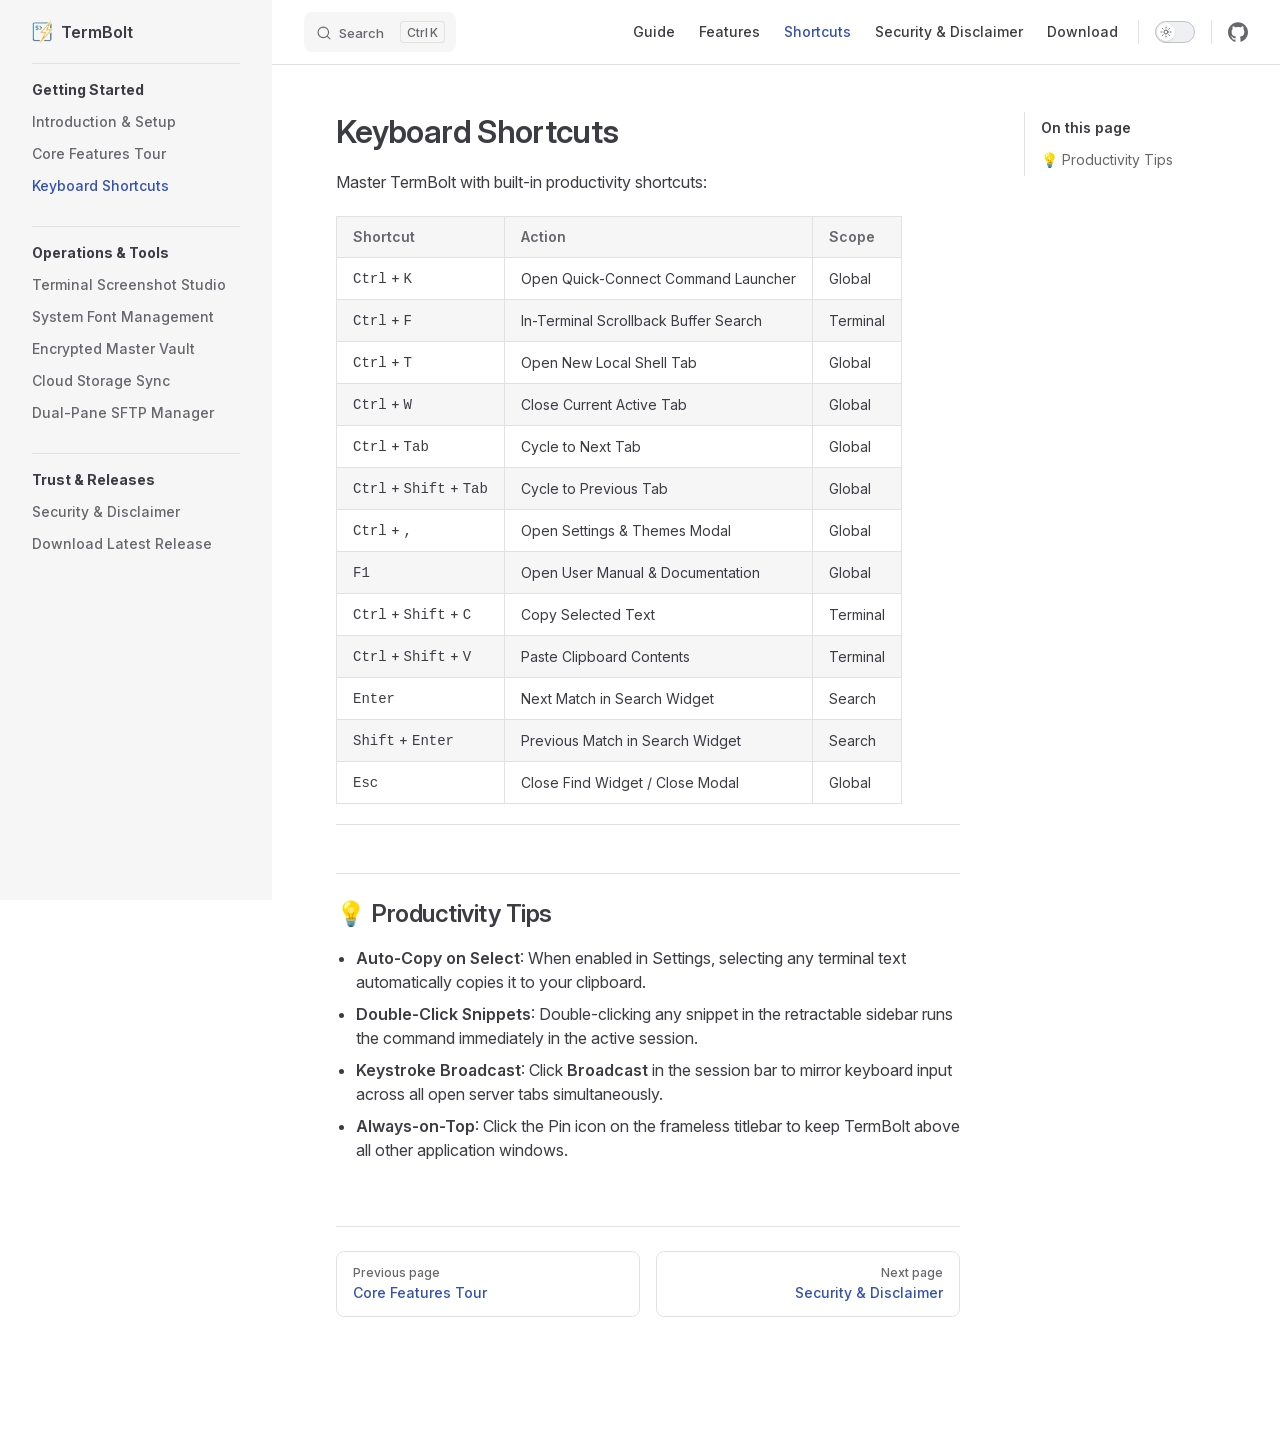
<file: guide/shortcuts.html>
<!DOCTYPE html>
<html lang="en-US" dir="ltr">
  <head>
    <meta charset="utf-8">
    <meta name="viewport" content="width=device-width,initial-scale=1">
    <title>Keyboard Shortcuts | TermBolt</title>
    <meta name="description" content="High-Performance Multi-Terminal Remote Access & Fleet Management Suite">
    <meta name="generator" content="VitePress v1.6.4">
    <link rel="preload stylesheet" href="/assets/style.BhX5jokk.css" as="style">
    <link rel="preload stylesheet" href="/vp-icons.css" as="style">
    
    <script type="module" src="/assets/app.SruTiQoJ.js"></script>
    <link rel="preload" href="/assets/inter-roman-latin.Di8DUHzh.woff2" as="font" type="font/woff2" crossorigin="">
    <link rel="modulepreload" href="/assets/chunks/theme.CDZliCr8.js">
    <link rel="modulepreload" href="/assets/chunks/framework.mRCPFc5l.js">
    <link rel="modulepreload" href="/assets/guide_shortcuts.md.BrjGb_qy.lean.js">
    <link rel="icon" type="image/png" href="/logo-32x32.png">
    <meta name="theme-color" content="#4f46e5">
    <meta property="og:type" content="website">
    <meta property="og:locale" content="en">
    <meta property="og:title" content="TermBolt — Remote Access Client">
    <meta property="og:site_name" content="TermBolt">
    <meta property="og:url" content="https://termbolt.tahirjan.com">
    <meta property="og:description" content="High-performance, ultra-sleek, multi-protocol Remote Access &amp; Terminal Management suite for Systems Administrators and Developers.">
    <script id="check-dark-mode">(()=>{const e=localStorage.getItem("vitepress-theme-appearance")||"auto",a=window.matchMedia("(prefers-color-scheme: dark)").matches;(!e||e==="auto"?a:e==="dark")&&document.documentElement.classList.add("dark")})();</script>
    <script id="check-mac-os">document.documentElement.classList.toggle("mac",/Mac|iPhone|iPod|iPad/i.test(navigator.platform));</script>
  </head>
  <body>
    <div id="app"><div class="Layout" data-v-5d98c3a5><!--[--><!--]--><!--[--><span tabindex="-1" data-v-0b0ada53></span><a href="#VPContent" class="VPSkipLink visually-hidden" data-v-0b0ada53>Skip to content</a><!--]--><!----><header class="VPNav" data-v-5d98c3a5 data-v-ae24b3ad><div class="VPNavBar" data-v-ae24b3ad data-v-6aa21345><div class="wrapper" data-v-6aa21345><div class="container" data-v-6aa21345><div class="title" data-v-6aa21345><div class="VPNavBarTitle has-sidebar" data-v-6aa21345 data-v-1168a8e4><a class="title" href="/" data-v-1168a8e4><!--[--><!--]--><!--[--><img class="VPImage logo" src="/logo-32x32.png" alt data-v-8426fc1a><!--]--><span data-v-1168a8e4>TermBolt</span><!--[--><!--]--></a></div></div><div class="content" data-v-6aa21345><div class="content-body" data-v-6aa21345><!--[--><!--]--><div class="VPNavBarSearch search" data-v-6aa21345><!--[--><!----><div id="local-search"><button type="button" class="DocSearch DocSearch-Button" aria-label="Search"><span class="DocSearch-Button-Container"><span class="vp-icon DocSearch-Search-Icon"></span><span class="DocSearch-Button-Placeholder">Search</span></span><span class="DocSearch-Button-Keys"><kbd class="DocSearch-Button-Key"></kbd><kbd class="DocSearch-Button-Key">K</kbd></span></button></div><!--]--></div><nav aria-labelledby="main-nav-aria-label" class="VPNavBarMenu menu" data-v-6aa21345 data-v-dc692963><span id="main-nav-aria-label" class="visually-hidden" data-v-dc692963> Main Navigation </span><!--[--><!--[--><a class="VPLink link VPNavBarMenuLink" href="/guide/getting-started" tabindex="0" data-v-dc692963 data-v-e56f3d57><!--[--><span data-v-e56f3d57>Guide</span><!--]--></a><!--]--><!--[--><a class="VPLink link VPNavBarMenuLink" href="/guide/features" tabindex="0" data-v-dc692963 data-v-e56f3d57><!--[--><span data-v-e56f3d57>Features</span><!--]--></a><!--]--><!--[--><a class="VPLink link VPNavBarMenuLink active" href="/guide/shortcuts" tabindex="0" data-v-dc692963 data-v-e56f3d57><!--[--><span data-v-e56f3d57>Shortcuts</span><!--]--></a><!--]--><!--[--><a class="VPLink link VPNavBarMenuLink" href="/guide/security-disclaimer" tabindex="0" data-v-dc692963 data-v-e56f3d57><!--[--><span data-v-e56f3d57>Security & Disclaimer</span><!--]--></a><!--]--><!--[--><a class="VPLink link VPNavBarMenuLink" href="/guide/download" tabindex="0" data-v-dc692963 data-v-e56f3d57><!--[--><span data-v-e56f3d57>Download</span><!--]--></a><!--]--><!--]--></nav><!----><div class="VPNavBarAppearance appearance" data-v-6aa21345 data-v-6c893767><button class="VPSwitch VPSwitchAppearance" type="button" role="switch" title aria-checked="false" data-v-6c893767 data-v-5337faa4 data-v-1d5665e3><span class="check" data-v-1d5665e3><span class="icon" data-v-1d5665e3><!--[--><span class="vpi-sun sun" data-v-5337faa4></span><span class="vpi-moon moon" data-v-5337faa4></span><!--]--></span></span></button></div><div class="VPSocialLinks VPNavBarSocialLinks social-links" data-v-6aa21345 data-v-0394ad82 data-v-7bc22406><!--[--><a class="VPSocialLink no-icon" href="https://github.com/stahiralijan/termbolt-releases" aria-label="github" target="_blank" rel="noopener" data-v-7bc22406 data-v-bd121fe5><span class="vpi-social-github"></span></a><!--]--></div><div class="VPFlyout VPNavBarExtra extra" data-v-6aa21345 data-v-bb2aa2f0 data-v-cf11d7a2><button type="button" class="button" aria-haspopup="true" aria-expanded="false" aria-label="extra navigation" data-v-cf11d7a2><span class="vpi-more-horizontal icon" data-v-cf11d7a2></span></button><div class="menu" data-v-cf11d7a2><div class="VPMenu" data-v-cf11d7a2 data-v-b98bc113><!----><!--[--><!--[--><!----><div class="group" data-v-bb2aa2f0><div class="item appearance" data-v-bb2aa2f0><p class="label" data-v-bb2aa2f0>Appearance</p><div class="appearance-action" data-v-bb2aa2f0><button class="VPSwitch VPSwitchAppearance" type="button" role="switch" title aria-checked="false" data-v-bb2aa2f0 data-v-5337faa4 data-v-1d5665e3><span class="check" data-v-1d5665e3><span class="icon" data-v-1d5665e3><!--[--><span class="vpi-sun sun" data-v-5337faa4></span><span class="vpi-moon moon" data-v-5337faa4></span><!--]--></span></span></button></div></div></div><div class="group" data-v-bb2aa2f0><div class="item social-links" data-v-bb2aa2f0><div class="VPSocialLinks social-links-list" data-v-bb2aa2f0 data-v-7bc22406><!--[--><a class="VPSocialLink no-icon" href="https://github.com/stahiralijan/termbolt-releases" aria-label="github" target="_blank" rel="noopener" data-v-7bc22406 data-v-bd121fe5><span class="vpi-social-github"></span></a><!--]--></div></div></div><!--]--><!--]--></div></div></div><!--[--><!--]--><button type="button" class="VPNavBarHamburger hamburger" aria-label="mobile navigation" aria-expanded="false" aria-controls="VPNavScreen" data-v-6aa21345 data-v-e5dd9c1c><span class="container" data-v-e5dd9c1c><span class="top" data-v-e5dd9c1c></span><span class="middle" data-v-e5dd9c1c></span><span class="bottom" data-v-e5dd9c1c></span></span></button></div></div></div></div><div class="divider" data-v-6aa21345><div class="divider-line" data-v-6aa21345></div></div></div><!----></header><div class="VPLocalNav has-sidebar empty" data-v-5d98c3a5 data-v-a6f0e41e><div class="container" data-v-a6f0e41e><button class="menu" aria-expanded="false" aria-controls="VPSidebarNav" data-v-a6f0e41e><span class="vpi-align-left menu-icon" data-v-a6f0e41e></span><span class="menu-text" data-v-a6f0e41e>Menu</span></button><div class="VPLocalNavOutlineDropdown" style="--vp-vh:0px;" data-v-a6f0e41e data-v-8a42e2b4><button data-v-8a42e2b4>Return to top</button><!----></div></div></div><aside class="VPSidebar" data-v-5d98c3a5 data-v-319d5ca6><div class="curtain" data-v-319d5ca6></div><nav class="nav" id="VPSidebarNav" aria-labelledby="sidebar-aria-label" tabindex="-1" data-v-319d5ca6><span class="visually-hidden" id="sidebar-aria-label" data-v-319d5ca6> Sidebar Navigation </span><!--[--><!--]--><!--[--><div class="no-transition group" data-v-c40bc020><section class="VPSidebarItem level-0 has-active" data-v-c40bc020 data-v-b3fd67f8><div class="item" role="button" tabindex="0" data-v-b3fd67f8><div class="indicator" data-v-b3fd67f8></div><h2 class="text" data-v-b3fd67f8>Getting Started</h2><!----></div><div class="items" data-v-b3fd67f8><!--[--><div class="VPSidebarItem level-1 is-link" data-v-b3fd67f8><div class="item" data-v-b3fd67f8><div class="indicator" data-v-b3fd67f8></div><a class="VPLink link link" href="/guide/getting-started" data-v-b3fd67f8><!--[--><p class="text" data-v-b3fd67f8>Introduction & Setup</p><!--]--></a><!----></div><!----></div><div class="VPSidebarItem level-1 is-link" data-v-b3fd67f8><div class="item" data-v-b3fd67f8><div class="indicator" data-v-b3fd67f8></div><a class="VPLink link link" href="/guide/features" data-v-b3fd67f8><!--[--><p class="text" data-v-b3fd67f8>Core Features Tour</p><!--]--></a><!----></div><!----></div><div class="VPSidebarItem level-1 is-link" data-v-b3fd67f8><div class="item" data-v-b3fd67f8><div class="indicator" data-v-b3fd67f8></div><a class="VPLink link link" href="/guide/shortcuts" data-v-b3fd67f8><!--[--><p class="text" data-v-b3fd67f8>Keyboard Shortcuts</p><!--]--></a><!----></div><!----></div><!--]--></div></section></div><div class="no-transition group" data-v-c40bc020><section class="VPSidebarItem level-0" data-v-c40bc020 data-v-b3fd67f8><div class="item" role="button" tabindex="0" data-v-b3fd67f8><div class="indicator" data-v-b3fd67f8></div><h2 class="text" data-v-b3fd67f8>Operations & Tools</h2><!----></div><div class="items" data-v-b3fd67f8><!--[--><div class="VPSidebarItem level-1 is-link" data-v-b3fd67f8><div class="item" data-v-b3fd67f8><div class="indicator" data-v-b3fd67f8></div><a class="VPLink link link" href="/guide/features#screenshot-studio" data-v-b3fd67f8><!--[--><p class="text" data-v-b3fd67f8>Terminal Screenshot Studio</p><!--]--></a><!----></div><!----></div><div class="VPSidebarItem level-1 is-link" data-v-b3fd67f8><div class="item" data-v-b3fd67f8><div class="indicator" data-v-b3fd67f8></div><a class="VPLink link link" href="/guide/features#system-fonts" data-v-b3fd67f8><!--[--><p class="text" data-v-b3fd67f8>System Font Management</p><!--]--></a><!----></div><!----></div><div class="VPSidebarItem level-1 is-link" data-v-b3fd67f8><div class="item" data-v-b3fd67f8><div class="indicator" data-v-b3fd67f8></div><a class="VPLink link link" href="/guide/features#master-vault" data-v-b3fd67f8><!--[--><p class="text" data-v-b3fd67f8>Encrypted Master Vault</p><!--]--></a><!----></div><!----></div><div class="VPSidebarItem level-1 is-link" data-v-b3fd67f8><div class="item" data-v-b3fd67f8><div class="indicator" data-v-b3fd67f8></div><a class="VPLink link link" href="/guide/features#cloud-sync" data-v-b3fd67f8><!--[--><p class="text" data-v-b3fd67f8>Cloud Storage Sync</p><!--]--></a><!----></div><!----></div><div class="VPSidebarItem level-1 is-link" data-v-b3fd67f8><div class="item" data-v-b3fd67f8><div class="indicator" data-v-b3fd67f8></div><a class="VPLink link link" href="/guide/features#sftp-manager" data-v-b3fd67f8><!--[--><p class="text" data-v-b3fd67f8>Dual-Pane SFTP Manager</p><!--]--></a><!----></div><!----></div><!--]--></div></section></div><div class="no-transition group" data-v-c40bc020><section class="VPSidebarItem level-0" data-v-c40bc020 data-v-b3fd67f8><div class="item" role="button" tabindex="0" data-v-b3fd67f8><div class="indicator" data-v-b3fd67f8></div><h2 class="text" data-v-b3fd67f8>Trust & Releases</h2><!----></div><div class="items" data-v-b3fd67f8><!--[--><div class="VPSidebarItem level-1 is-link" data-v-b3fd67f8><div class="item" data-v-b3fd67f8><div class="indicator" data-v-b3fd67f8></div><a class="VPLink link link" href="/guide/security-disclaimer" data-v-b3fd67f8><!--[--><p class="text" data-v-b3fd67f8>Security & Disclaimer</p><!--]--></a><!----></div><!----></div><div class="VPSidebarItem level-1 is-link" data-v-b3fd67f8><div class="item" data-v-b3fd67f8><div class="indicator" data-v-b3fd67f8></div><a class="VPLink link link" href="/guide/download" data-v-b3fd67f8><!--[--><p class="text" data-v-b3fd67f8>Download Latest Release</p><!--]--></a><!----></div><!----></div><!--]--></div></section></div><!--]--><!--[--><!--]--></nav></aside><div class="VPContent has-sidebar" id="VPContent" data-v-5d98c3a5 data-v-1428d186><div class="VPDoc has-sidebar has-aside" data-v-1428d186 data-v-39a288b8><!--[--><!--]--><div class="container" data-v-39a288b8><div class="aside" data-v-39a288b8><div class="aside-curtain" data-v-39a288b8></div><div class="aside-container" data-v-39a288b8><div class="aside-content" data-v-39a288b8><div class="VPDocAside" data-v-39a288b8 data-v-3f215769><!--[--><!--]--><!--[--><!--]--><nav aria-labelledby="doc-outline-aria-label" class="VPDocAsideOutline" data-v-3f215769 data-v-a5bbad30><div class="content" data-v-a5bbad30><div class="outline-marker" data-v-a5bbad30></div><div aria-level="2" class="outline-title" id="doc-outline-aria-label" role="heading" data-v-a5bbad30>On this page</div><ul class="VPDocOutlineItem root" data-v-a5bbad30 data-v-b933a997><!--[--><!--]--></ul></div></nav><!--[--><!--]--><div class="spacer" data-v-3f215769></div><!--[--><!--]--><!----><!--[--><!--]--><!--[--><!--]--></div></div></div></div><div class="content" data-v-39a288b8><div class="content-container" data-v-39a288b8><!--[--><!--]--><main class="main" data-v-39a288b8><div style="position:relative;" class="vp-doc _guide_shortcuts" data-v-39a288b8><div><h1 id="keyboard-shortcuts" tabindex="-1">Keyboard Shortcuts <a class="header-anchor" href="#keyboard-shortcuts" aria-label="Permalink to &quot;Keyboard Shortcuts&quot;">​</a></h1><p>Master TermBolt with built-in productivity shortcuts:</p><table tabindex="0"><thead><tr><th style="text-align:left;">Shortcut</th><th style="text-align:left;">Action</th><th style="text-align:left;">Scope</th></tr></thead><tbody><tr><td style="text-align:left;"><kbd>Ctrl</kbd> + <kbd>K</kbd></td><td style="text-align:left;">Open Quick-Connect Command Launcher</td><td style="text-align:left;">Global</td></tr><tr><td style="text-align:left;"><kbd>Ctrl</kbd> + <kbd>F</kbd></td><td style="text-align:left;">In-Terminal Scrollback Buffer Search</td><td style="text-align:left;">Terminal</td></tr><tr><td style="text-align:left;"><kbd>Ctrl</kbd> + <kbd>T</kbd></td><td style="text-align:left;">Open New Local Shell Tab</td><td style="text-align:left;">Global</td></tr><tr><td style="text-align:left;"><kbd>Ctrl</kbd> + <kbd>W</kbd></td><td style="text-align:left;">Close Current Active Tab</td><td style="text-align:left;">Global</td></tr><tr><td style="text-align:left;"><kbd>Ctrl</kbd> + <kbd>Tab</kbd></td><td style="text-align:left;">Cycle to Next Tab</td><td style="text-align:left;">Global</td></tr><tr><td style="text-align:left;"><kbd>Ctrl</kbd> + <kbd>Shift</kbd> + <kbd>Tab</kbd></td><td style="text-align:left;">Cycle to Previous Tab</td><td style="text-align:left;">Global</td></tr><tr><td style="text-align:left;"><kbd>Ctrl</kbd> + <kbd>,</kbd></td><td style="text-align:left;">Open Settings &amp; Themes Modal</td><td style="text-align:left;">Global</td></tr><tr><td style="text-align:left;"><kbd>F1</kbd></td><td style="text-align:left;">Open User Manual &amp; Documentation</td><td style="text-align:left;">Global</td></tr><tr><td style="text-align:left;"><kbd>Ctrl</kbd> + <kbd>Shift</kbd> + <kbd>C</kbd></td><td style="text-align:left;">Copy Selected Text</td><td style="text-align:left;">Terminal</td></tr><tr><td style="text-align:left;"><kbd>Ctrl</kbd> + <kbd>Shift</kbd> + <kbd>V</kbd></td><td style="text-align:left;">Paste Clipboard Contents</td><td style="text-align:left;">Terminal</td></tr><tr><td style="text-align:left;"><kbd>Enter</kbd></td><td style="text-align:left;">Next Match in Search Widget</td><td style="text-align:left;">Search</td></tr><tr><td style="text-align:left;"><kbd>Shift</kbd> + <kbd>Enter</kbd></td><td style="text-align:left;">Previous Match in Search Widget</td><td style="text-align:left;">Search</td></tr><tr><td style="text-align:left;"><kbd>Esc</kbd></td><td style="text-align:left;">Close Find Widget / Close Modal</td><td style="text-align:left;">Global</td></tr></tbody></table><hr><h2 id="💡-productivity-tips" tabindex="-1">💡 Productivity Tips <a class="header-anchor" href="#💡-productivity-tips" aria-label="Permalink to &quot;💡 Productivity Tips&quot;">​</a></h2><ul><li><strong>Auto-Copy on Select</strong>: When enabled in Settings, selecting any terminal text automatically copies it to your clipboard.</li><li><strong>Double-Click Snippets</strong>: Double-clicking any snippet in the retractable sidebar runs the command immediately in the active session.</li><li><strong>Keystroke Broadcast</strong>: Click <strong>Broadcast</strong> in the session bar to mirror keyboard input across all open server tabs simultaneously.</li><li><strong>Always-on-Top</strong>: Click the Pin icon on the frameless titlebar to keep TermBolt above all other application windows.</li></ul></div></div></main><footer class="VPDocFooter" data-v-39a288b8 data-v-e257564d><!--[--><!--]--><!----><nav class="prev-next" aria-labelledby="doc-footer-aria-label" data-v-e257564d><span class="visually-hidden" id="doc-footer-aria-label" data-v-e257564d>Pager</span><div class="pager" data-v-e257564d><a class="VPLink link pager-link prev" href="/guide/features" data-v-e257564d><!--[--><span class="desc" data-v-e257564d>Previous page</span><span class="title" data-v-e257564d>Core Features Tour</span><!--]--></a></div><div class="pager" data-v-e257564d><a class="VPLink link pager-link next" href="/guide/security-disclaimer" data-v-e257564d><!--[--><span class="desc" data-v-e257564d>Next page</span><span class="title" data-v-e257564d>Security & Disclaimer</span><!--]--></a></div></nav></footer><!--[--><!--]--></div></div></div><!--[--><!--]--></div></div><footer class="VPFooter has-sidebar" data-v-5d98c3a5 data-v-e315a0ad><div class="container" data-v-e315a0ad><p class="message" data-v-e315a0ad>Released under the MIT License • Clean Architecture & SOLID Principles</p><p class="copyright" data-v-e315a0ad>Copyright © 2026 Syed Tahir Ali Jan. All rights reserved.</p></div></footer><!--[--><!--]--></div></div>
    <script>window.__VP_HASH_MAP__=JSON.parse("{\"guide_download.md\":\"C4O94QGD\",\"guide_features.md\":\"otBE7KIX\",\"guide_getting-started.md\":\"BKMrWFmp\",\"guide_security-disclaimer.md\":\"BkVj3K8o\",\"guide_shortcuts.md\":\"BrjGb_qy\",\"index.md\":\"BUhT5rM4\"}");window.__VP_SITE_DATA__=JSON.parse("{\"lang\":\"en-US\",\"dir\":\"ltr\",\"title\":\"TermBolt\",\"description\":\"High-Performance Multi-Terminal Remote Access & Fleet Management Suite\",\"base\":\"/\",\"head\":[],\"router\":{\"prefetchLinks\":true},\"appearance\":true,\"themeConfig\":{\"logo\":\"/logo-32x32.png\",\"siteTitle\":\"TermBolt\",\"nav\":[{\"text\":\"Guide\",\"link\":\"/guide/getting-started\"},{\"text\":\"Features\",\"link\":\"/guide/features\"},{\"text\":\"Shortcuts\",\"link\":\"/guide/shortcuts\"},{\"text\":\"Security & Disclaimer\",\"link\":\"/guide/security-disclaimer\"},{\"text\":\"Download\",\"link\":\"/guide/download\"}],\"sidebar\":[{\"text\":\"Getting Started\",\"items\":[{\"text\":\"Introduction & Setup\",\"link\":\"/guide/getting-started\"},{\"text\":\"Core Features Tour\",\"link\":\"/guide/features\"},{\"text\":\"Keyboard Shortcuts\",\"link\":\"/guide/shortcuts\"}]},{\"text\":\"Operations & Tools\",\"items\":[{\"text\":\"Terminal Screenshot Studio\",\"link\":\"/guide/features#screenshot-studio\"},{\"text\":\"System Font Management\",\"link\":\"/guide/features#system-fonts\"},{\"text\":\"Encrypted Master Vault\",\"link\":\"/guide/features#master-vault\"},{\"text\":\"Cloud Storage Sync\",\"link\":\"/guide/features#cloud-sync\"},{\"text\":\"Dual-Pane SFTP Manager\",\"link\":\"/guide/features#sftp-manager\"}]},{\"text\":\"Trust & Releases\",\"items\":[{\"text\":\"Security & Disclaimer\",\"link\":\"/guide/security-disclaimer\"},{\"text\":\"Download Latest Release\",\"link\":\"/guide/download\"}]}],\"socialLinks\":[{\"icon\":\"github\",\"link\":\"https://github.com/stahiralijan/termbolt-releases\"}],\"footer\":{\"message\":\"Released under the MIT License • Clean Architecture & SOLID Principles\",\"copyright\":\"Copyright © 2026 Syed Tahir Ali Jan. All rights reserved.\"},\"search\":{\"provider\":\"local\"}},\"locales\":{},\"scrollOffset\":134,\"cleanUrls\":true}");</script>
    
  </body>
</html>
</file>
<file: assets/style.BhX5jokk.css>
@font-face{font-family:Inter;font-style:normal;font-weight:100 900;font-display:swap;src:url(/assets/inter-roman-cyrillic-ext.BBPuwvHQ.woff2) format("woff2");unicode-range:U+0460-052F,U+1C80-1C88,U+20B4,U+2DE0-2DFF,U+A640-A69F,U+FE2E-FE2F}@font-face{font-family:Inter;font-style:normal;font-weight:100 900;font-display:swap;src:url(/assets/inter-roman-cyrillic.C5lxZ8CY.woff2) format("woff2");unicode-range:U+0301,U+0400-045F,U+0490-0491,U+04B0-04B1,U+2116}@font-face{font-family:Inter;font-style:normal;font-weight:100 900;font-display:swap;src:url(/assets/inter-roman-greek-ext.CqjqNYQ-.woff2) format("woff2");unicode-range:U+1F00-1FFF}@font-face{font-family:Inter;font-style:normal;font-weight:100 900;font-display:swap;src:url(/assets/inter-roman-greek.BBVDIX6e.woff2) format("woff2");unicode-range:U+0370-0377,U+037A-037F,U+0384-038A,U+038C,U+038E-03A1,U+03A3-03FF}@font-face{font-family:Inter;font-style:normal;font-weight:100 900;font-display:swap;src:url(/assets/inter-roman-vietnamese.BjW4sHH5.woff2) format("woff2");unicode-range:U+0102-0103,U+0110-0111,U+0128-0129,U+0168-0169,U+01A0-01A1,U+01AF-01B0,U+0300-0301,U+0303-0304,U+0308-0309,U+0323,U+0329,U+1EA0-1EF9,U+20AB}@font-face{font-family:Inter;font-style:normal;font-weight:100 900;font-display:swap;src:url(/assets/inter-roman-latin-ext.4ZJIpNVo.woff2) format("woff2");unicode-range:U+0100-02AF,U+0304,U+0308,U+0329,U+1E00-1E9F,U+1EF2-1EFF,U+2020,U+20A0-20AB,U+20AD-20C0,U+2113,U+2C60-2C7F,U+A720-A7FF}@font-face{font-family:Inter;font-style:normal;font-weight:100 900;font-display:swap;src:url(/assets/inter-roman-latin.Di8DUHzh.woff2) format("woff2");unicode-range:U+0000-00FF,U+0131,U+0152-0153,U+02BB-02BC,U+02C6,U+02DA,U+02DC,U+0304,U+0308,U+0329,U+2000-206F,U+2074,U+20AC,U+2122,U+2191,U+2193,U+2212,U+2215,U+FEFF,U+FFFD}@font-face{font-family:Inter;font-style:italic;font-weight:100 900;font-display:swap;src:url(/assets/inter-italic-cyrillic-ext.r48I6akx.woff2) format("woff2");unicode-range:U+0460-052F,U+1C80-1C88,U+20B4,U+2DE0-2DFF,U+A640-A69F,U+FE2E-FE2F}@font-face{font-family:Inter;font-style:italic;font-weight:100 900;font-display:swap;src:url(/assets/inter-italic-cyrillic.By2_1cv3.woff2) format("woff2");unicode-range:U+0301,U+0400-045F,U+0490-0491,U+04B0-04B1,U+2116}@font-face{font-family:Inter;font-style:italic;font-weight:100 900;font-display:swap;src:url(/assets/inter-italic-greek-ext.1u6EdAuj.woff2) format("woff2");unicode-range:U+1F00-1FFF}@font-face{font-family:Inter;font-style:italic;font-weight:100 900;font-display:swap;src:url(/assets/inter-italic-greek.DJ8dCoTZ.woff2) format("woff2");unicode-range:U+0370-0377,U+037A-037F,U+0384-038A,U+038C,U+038E-03A1,U+03A3-03FF}@font-face{font-family:Inter;font-style:italic;font-weight:100 900;font-display:swap;src:url(/assets/inter-italic-vietnamese.BSbpV94h.woff2) format("woff2");unicode-range:U+0102-0103,U+0110-0111,U+0128-0129,U+0168-0169,U+01A0-01A1,U+01AF-01B0,U+0300-0301,U+0303-0304,U+0308-0309,U+0323,U+0329,U+1EA0-1EF9,U+20AB}@font-face{font-family:Inter;font-style:italic;font-weight:100 900;font-display:swap;src:url(/assets/inter-italic-latin-ext.CN1xVJS-.woff2) format("woff2");unicode-range:U+0100-02AF,U+0304,U+0308,U+0329,U+1E00-1E9F,U+1EF2-1EFF,U+2020,U+20A0-20AB,U+20AD-20C0,U+2113,U+2C60-2C7F,U+A720-A7FF}@font-face{font-family:Inter;font-style:italic;font-weight:100 900;font-display:swap;src:url(/assets/inter-italic-latin.C2AdPX0b.woff2) format("woff2");unicode-range:U+0000-00FF,U+0131,U+0152-0153,U+02BB-02BC,U+02C6,U+02DA,U+02DC,U+0304,U+0308,U+0329,U+2000-206F,U+2074,U+20AC,U+2122,U+2191,U+2193,U+2212,U+2215,U+FEFF,U+FFFD}@font-face{font-family:Punctuation SC;font-weight:400;src:local("PingFang SC Regular"),local("Noto Sans CJK SC"),local("Microsoft YaHei");unicode-range:U+201C,U+201D,U+2018,U+2019,U+2E3A,U+2014,U+2013,U+2026,U+00B7,U+007E,U+002F}@font-face{font-family:Punctuation SC;font-weight:500;src:local("PingFang SC Medium"),local("Noto Sans CJK SC"),local("Microsoft YaHei");unicode-range:U+201C,U+201D,U+2018,U+2019,U+2E3A,U+2014,U+2013,U+2026,U+00B7,U+007E,U+002F}@font-face{font-family:Punctuation SC;font-weight:600;src:local("PingFang SC Semibold"),local("Noto Sans CJK SC Bold"),local("Microsoft YaHei Bold");unicode-range:U+201C,U+201D,U+2018,U+2019,U+2E3A,U+2014,U+2013,U+2026,U+00B7,U+007E,U+002F}@font-face{font-family:Punctuation SC;font-weight:700;src:local("PingFang SC Semibold"),local("Noto Sans CJK SC Bold"),local("Microsoft YaHei Bold");unicode-range:U+201C,U+201D,U+2018,U+2019,U+2E3A,U+2014,U+2013,U+2026,U+00B7,U+007E,U+002F}:root{--vp-c-white: #ffffff;--vp-c-black: #000000;--vp-c-neutral: var(--vp-c-black);--vp-c-neutral-inverse: var(--vp-c-white)}.dark{--vp-c-neutral: var(--vp-c-white);--vp-c-neutral-inverse: var(--vp-c-black)}:root{--vp-c-gray-1: #dddde3;--vp-c-gray-2: #e4e4e9;--vp-c-gray-3: #ebebef;--vp-c-gray-soft: rgba(142, 150, 170, .14);--vp-c-indigo-1: #3451b2;--vp-c-indigo-2: #3a5ccc;--vp-c-indigo-3: #5672cd;--vp-c-indigo-soft: rgba(100, 108, 255, .14);--vp-c-purple-1: #6f42c1;--vp-c-purple-2: #7e4cc9;--vp-c-purple-3: #8e5cd9;--vp-c-purple-soft: rgba(159, 122, 234, .14);--vp-c-green-1: #18794e;--vp-c-green-2: #299764;--vp-c-green-3: #30a46c;--vp-c-green-soft: rgba(16, 185, 129, .14);--vp-c-yellow-1: #915930;--vp-c-yellow-2: #946300;--vp-c-yellow-3: #9f6a00;--vp-c-yellow-soft: rgba(234, 179, 8, .14);--vp-c-red-1: #b8272c;--vp-c-red-2: #d5393e;--vp-c-red-3: #e0575b;--vp-c-red-soft: rgba(244, 63, 94, .14);--vp-c-sponsor: #db2777}.dark{--vp-c-gray-1: #515c67;--vp-c-gray-2: #414853;--vp-c-gray-3: #32363f;--vp-c-gray-soft: rgba(101, 117, 133, .16);--vp-c-indigo-1: #a8b1ff;--vp-c-indigo-2: #5c73e7;--vp-c-indigo-3: #3e63dd;--vp-c-indigo-soft: rgba(100, 108, 255, .16);--vp-c-purple-1: #c8abfa;--vp-c-purple-2: #a879e6;--vp-c-purple-3: #8e5cd9;--vp-c-purple-soft: rgba(159, 122, 234, .16);--vp-c-green-1: #3dd68c;--vp-c-green-2: #30a46c;--vp-c-green-3: #298459;--vp-c-green-soft: rgba(16, 185, 129, .16);--vp-c-yellow-1: #f9b44e;--vp-c-yellow-2: #da8b17;--vp-c-yellow-3: #a46a0a;--vp-c-yellow-soft: rgba(234, 179, 8, .16);--vp-c-red-1: #f66f81;--vp-c-red-2: #f14158;--vp-c-red-3: #b62a3c;--vp-c-red-soft: rgba(244, 63, 94, .16)}:root{--vp-c-bg: #ffffff;--vp-c-bg-alt: #f6f6f7;--vp-c-bg-elv: #ffffff;--vp-c-bg-soft: #f6f6f7}.dark{--vp-c-bg: #1b1b1f;--vp-c-bg-alt: #161618;--vp-c-bg-elv: #202127;--vp-c-bg-soft: #202127}:root{--vp-c-border: #c2c2c4;--vp-c-divider: #e2e2e3;--vp-c-gutter: #e2e2e3}.dark{--vp-c-border: #3c3f44;--vp-c-divider: #2e2e32;--vp-c-gutter: #000000}:root{--vp-c-text-1: #3c3c43;--vp-c-text-2: #67676c;--vp-c-text-3: #929295}.dark{--vp-c-text-1: #dfdfd6;--vp-c-text-2: #98989f;--vp-c-text-3: #6a6a71}:root{--vp-c-default-1: var(--vp-c-gray-1);--vp-c-default-2: var(--vp-c-gray-2);--vp-c-default-3: var(--vp-c-gray-3);--vp-c-default-soft: var(--vp-c-gray-soft);--vp-c-brand-1: var(--vp-c-indigo-1);--vp-c-brand-2: var(--vp-c-indigo-2);--vp-c-brand-3: var(--vp-c-indigo-3);--vp-c-brand-soft: var(--vp-c-indigo-soft);--vp-c-brand: var(--vp-c-brand-1);--vp-c-tip-1: var(--vp-c-brand-1);--vp-c-tip-2: var(--vp-c-brand-2);--vp-c-tip-3: var(--vp-c-brand-3);--vp-c-tip-soft: var(--vp-c-brand-soft);--vp-c-note-1: var(--vp-c-brand-1);--vp-c-note-2: var(--vp-c-brand-2);--vp-c-note-3: var(--vp-c-brand-3);--vp-c-note-soft: var(--vp-c-brand-soft);--vp-c-success-1: var(--vp-c-green-1);--vp-c-success-2: var(--vp-c-green-2);--vp-c-success-3: var(--vp-c-green-3);--vp-c-success-soft: var(--vp-c-green-soft);--vp-c-important-1: var(--vp-c-purple-1);--vp-c-important-2: var(--vp-c-purple-2);--vp-c-important-3: var(--vp-c-purple-3);--vp-c-important-soft: var(--vp-c-purple-soft);--vp-c-warning-1: var(--vp-c-yellow-1);--vp-c-warning-2: var(--vp-c-yellow-2);--vp-c-warning-3: var(--vp-c-yellow-3);--vp-c-warning-soft: var(--vp-c-yellow-soft);--vp-c-danger-1: var(--vp-c-red-1);--vp-c-danger-2: var(--vp-c-red-2);--vp-c-danger-3: var(--vp-c-red-3);--vp-c-danger-soft: var(--vp-c-red-soft);--vp-c-caution-1: var(--vp-c-red-1);--vp-c-caution-2: var(--vp-c-red-2);--vp-c-caution-3: var(--vp-c-red-3);--vp-c-caution-soft: var(--vp-c-red-soft)}:root{--vp-font-family-base: "Inter", ui-sans-serif, system-ui, sans-serif, "Apple Color Emoji", "Segoe UI Emoji", "Segoe UI Symbol", "Noto Color Emoji";--vp-font-family-mono: ui-monospace, "Menlo", "Monaco", "Consolas", "Liberation Mono", "Courier New", monospace;font-optical-sizing:auto}:root:where(:lang(zh)){--vp-font-family-base: "Punctuation SC", "Inter", ui-sans-serif, system-ui, sans-serif, "Apple Color Emoji", "Segoe UI Emoji", "Segoe UI Symbol", "Noto Color Emoji"}:root{--vp-shadow-1: 0 1px 2px rgba(0, 0, 0, .04), 0 1px 2px rgba(0, 0, 0, .06);--vp-shadow-2: 0 3px 12px rgba(0, 0, 0, .07), 0 1px 4px rgba(0, 0, 0, .07);--vp-shadow-3: 0 12px 32px rgba(0, 0, 0, .1), 0 2px 6px rgba(0, 0, 0, .08);--vp-shadow-4: 0 14px 44px rgba(0, 0, 0, .12), 0 3px 9px rgba(0, 0, 0, .12);--vp-shadow-5: 0 18px 56px rgba(0, 0, 0, .16), 0 4px 12px rgba(0, 0, 0, .16)}:root{--vp-z-index-footer: 10;--vp-z-index-local-nav: 20;--vp-z-index-nav: 30;--vp-z-index-layout-top: 40;--vp-z-index-backdrop: 50;--vp-z-index-sidebar: 60}@media (min-width: 960px){:root{--vp-z-index-sidebar: 25}}:root{--vp-layout-max-width: 1440px}:root{--vp-header-anchor-symbol: "#"}:root{--vp-code-line-height: 1.7;--vp-code-font-size: .875em;--vp-code-color: var(--vp-c-brand-1);--vp-code-link-color: var(--vp-c-brand-1);--vp-code-link-hover-color: var(--vp-c-brand-2);--vp-code-bg: var(--vp-c-default-soft);--vp-code-block-color: var(--vp-c-text-2);--vp-code-block-bg: var(--vp-c-bg-alt);--vp-code-block-divider-color: var(--vp-c-gutter);--vp-code-lang-color: var(--vp-c-text-3);--vp-code-line-highlight-color: var(--vp-c-default-soft);--vp-code-line-number-color: var(--vp-c-text-3);--vp-code-line-diff-add-color: var(--vp-c-success-soft);--vp-code-line-diff-add-symbol-color: var(--vp-c-success-1);--vp-code-line-diff-remove-color: var(--vp-c-danger-soft);--vp-code-line-diff-remove-symbol-color: var(--vp-c-danger-1);--vp-code-line-warning-color: var(--vp-c-warning-soft);--vp-code-line-error-color: var(--vp-c-danger-soft);--vp-code-copy-code-border-color: var(--vp-c-divider);--vp-code-copy-code-bg: var(--vp-c-bg-soft);--vp-code-copy-code-hover-border-color: var(--vp-c-divider);--vp-code-copy-code-hover-bg: var(--vp-c-bg);--vp-code-copy-code-active-text: var(--vp-c-text-2);--vp-code-copy-copied-text-content: "Copied";--vp-code-tab-divider: var(--vp-code-block-divider-color);--vp-code-tab-text-color: var(--vp-c-text-2);--vp-code-tab-bg: var(--vp-code-block-bg);--vp-code-tab-hover-text-color: var(--vp-c-text-1);--vp-code-tab-active-text-color: var(--vp-c-text-1);--vp-code-tab-active-bar-color: var(--vp-c-brand-1)}:lang(es),:lang(pt){--vp-code-copy-copied-text-content: "Copiado"}:lang(fa){--vp-code-copy-copied-text-content: "کپی شد"}:lang(ko){--vp-code-copy-copied-text-content: "복사됨"}:lang(ru){--vp-code-copy-copied-text-content: "Скопировано"}:lang(zh){--vp-code-copy-copied-text-content: "已复制"}:root{--vp-button-brand-border: transparent;--vp-button-brand-text: var(--vp-c-white);--vp-button-brand-bg: var(--vp-c-brand-3);--vp-button-brand-hover-border: transparent;--vp-button-brand-hover-text: var(--vp-c-white);--vp-button-brand-hover-bg: var(--vp-c-brand-2);--vp-button-brand-active-border: transparent;--vp-button-brand-active-text: var(--vp-c-white);--vp-button-brand-active-bg: var(--vp-c-brand-1);--vp-button-alt-border: transparent;--vp-button-alt-text: var(--vp-c-text-1);--vp-button-alt-bg: var(--vp-c-default-3);--vp-button-alt-hover-border: transparent;--vp-button-alt-hover-text: var(--vp-c-text-1);--vp-button-alt-hover-bg: var(--vp-c-default-2);--vp-button-alt-active-border: transparent;--vp-button-alt-active-text: var(--vp-c-text-1);--vp-button-alt-active-bg: var(--vp-c-default-1);--vp-button-sponsor-border: var(--vp-c-text-2);--vp-button-sponsor-text: var(--vp-c-text-2);--vp-button-sponsor-bg: transparent;--vp-button-sponsor-hover-border: var(--vp-c-sponsor);--vp-button-sponsor-hover-text: var(--vp-c-sponsor);--vp-button-sponsor-hover-bg: transparent;--vp-button-sponsor-active-border: var(--vp-c-sponsor);--vp-button-sponsor-active-text: var(--vp-c-sponsor);--vp-button-sponsor-active-bg: transparent}:root{--vp-custom-block-font-size: 14px;--vp-custom-block-code-font-size: 13px;--vp-custom-block-info-border: transparent;--vp-custom-block-info-text: var(--vp-c-text-1);--vp-custom-block-info-bg: var(--vp-c-default-soft);--vp-custom-block-info-code-bg: var(--vp-c-default-soft);--vp-custom-block-note-border: transparent;--vp-custom-block-note-text: var(--vp-c-text-1);--vp-custom-block-note-bg: var(--vp-c-default-soft);--vp-custom-block-note-code-bg: var(--vp-c-default-soft);--vp-custom-block-tip-border: transparent;--vp-custom-block-tip-text: var(--vp-c-text-1);--vp-custom-block-tip-bg: var(--vp-c-tip-soft);--vp-custom-block-tip-code-bg: var(--vp-c-tip-soft);--vp-custom-block-important-border: transparent;--vp-custom-block-important-text: var(--vp-c-text-1);--vp-custom-block-important-bg: var(--vp-c-important-soft);--vp-custom-block-important-code-bg: var(--vp-c-important-soft);--vp-custom-block-warning-border: transparent;--vp-custom-block-warning-text: var(--vp-c-text-1);--vp-custom-block-warning-bg: var(--vp-c-warning-soft);--vp-custom-block-warning-code-bg: var(--vp-c-warning-soft);--vp-custom-block-danger-border: transparent;--vp-custom-block-danger-text: var(--vp-c-text-1);--vp-custom-block-danger-bg: var(--vp-c-danger-soft);--vp-custom-block-danger-code-bg: var(--vp-c-danger-soft);--vp-custom-block-caution-border: transparent;--vp-custom-block-caution-text: var(--vp-c-text-1);--vp-custom-block-caution-bg: var(--vp-c-caution-soft);--vp-custom-block-caution-code-bg: var(--vp-c-caution-soft);--vp-custom-block-details-border: var(--vp-custom-block-info-border);--vp-custom-block-details-text: var(--vp-custom-block-info-text);--vp-custom-block-details-bg: var(--vp-custom-block-info-bg);--vp-custom-block-details-code-bg: var(--vp-custom-block-info-code-bg)}:root{--vp-input-border-color: var(--vp-c-border);--vp-input-bg-color: var(--vp-c-bg-alt);--vp-input-switch-bg-color: var(--vp-c-default-soft)}:root{--vp-nav-height: 64px;--vp-nav-bg-color: var(--vp-c-bg);--vp-nav-screen-bg-color: var(--vp-c-bg);--vp-nav-logo-height: 24px}.hide-nav{--vp-nav-height: 0px}.hide-nav .VPSidebar{--vp-nav-height: 22px}:root{--vp-local-nav-bg-color: var(--vp-c-bg)}:root{--vp-sidebar-width: 272px;--vp-sidebar-bg-color: var(--vp-c-bg-alt)}:root{--vp-backdrop-bg-color: rgba(0, 0, 0, .6)}:root{--vp-home-hero-name-color: var(--vp-c-brand-1);--vp-home-hero-name-background: transparent;--vp-home-hero-image-background-image: none;--vp-home-hero-image-filter: none}:root{--vp-badge-info-border: transparent;--vp-badge-info-text: var(--vp-c-text-2);--vp-badge-info-bg: var(--vp-c-default-soft);--vp-badge-tip-border: transparent;--vp-badge-tip-text: var(--vp-c-tip-1);--vp-badge-tip-bg: var(--vp-c-tip-soft);--vp-badge-warning-border: transparent;--vp-badge-warning-text: var(--vp-c-warning-1);--vp-badge-warning-bg: var(--vp-c-warning-soft);--vp-badge-danger-border: transparent;--vp-badge-danger-text: var(--vp-c-danger-1);--vp-badge-danger-bg: var(--vp-c-danger-soft)}:root{--vp-carbon-ads-text-color: var(--vp-c-text-1);--vp-carbon-ads-poweredby-color: var(--vp-c-text-2);--vp-carbon-ads-bg-color: var(--vp-c-bg-soft);--vp-carbon-ads-hover-text-color: var(--vp-c-brand-1);--vp-carbon-ads-hover-poweredby-color: var(--vp-c-text-1)}:root{--vp-local-search-bg: var(--vp-c-bg);--vp-local-search-result-bg: var(--vp-c-bg);--vp-local-search-result-border: var(--vp-c-divider);--vp-local-search-result-selected-bg: var(--vp-c-bg);--vp-local-search-result-selected-border: var(--vp-c-brand-1);--vp-local-search-highlight-bg: var(--vp-c-brand-1);--vp-local-search-highlight-text: var(--vp-c-neutral-inverse)}@media (prefers-reduced-motion: reduce){*,:before,:after{animation-delay:-1ms!important;animation-duration:1ms!important;animation-iteration-count:1!important;background-attachment:initial!important;scroll-behavior:auto!important;transition-duration:0s!important;transition-delay:0s!important}}*,:before,:after{box-sizing:border-box}html{line-height:1.4;font-size:16px;-webkit-text-size-adjust:100%}html.dark{color-scheme:dark}body{margin:0;width:100%;min-width:320px;min-height:100vh;line-height:24px;font-family:var(--vp-font-family-base);font-size:16px;font-weight:400;color:var(--vp-c-text-1);background-color:var(--vp-c-bg);font-synthesis:style;text-rendering:optimizeLegibility;-webkit-font-smoothing:antialiased;-moz-osx-font-smoothing:grayscale}main{display:block}h1,h2,h3,h4,h5,h6{margin:0;line-height:24px;font-size:16px;font-weight:400}p{margin:0}strong,b{font-weight:600}a,area,button,[role=button],input,label,select,summary,textarea{touch-action:manipulation}a{color:inherit;text-decoration:inherit}ol,ul{list-style:none;margin:0;padding:0}blockquote{margin:0}pre,code,kbd,samp{font-family:var(--vp-font-family-mono)}img,svg,video,canvas,audio,iframe,embed,object{display:block}figure{margin:0}img,video{max-width:100%;height:auto}button,input,optgroup,select,textarea{border:0;padding:0;line-height:inherit;color:inherit}button{padding:0;font-family:inherit;background-color:transparent;background-image:none}button:enabled,[role=button]:enabled{cursor:pointer}button:focus,button:focus-visible{outline:1px dotted;outline:4px auto -webkit-focus-ring-color}button:focus:not(:focus-visible){outline:none!important}input:focus,textarea:focus,select:focus{outline:none}table{border-collapse:collapse}input{background-color:transparent}input:-ms-input-placeholder,textarea:-ms-input-placeholder{color:var(--vp-c-text-3)}input::-ms-input-placeholder,textarea::-ms-input-placeholder{color:var(--vp-c-text-3)}input::placeholder,textarea::placeholder{color:var(--vp-c-text-3)}input::-webkit-outer-spin-button,input::-webkit-inner-spin-button{-webkit-appearance:none;margin:0}input[type=number]{-moz-appearance:textfield}textarea{resize:vertical}select{-webkit-appearance:none}fieldset{margin:0;padding:0}h1,h2,h3,h4,h5,h6,li,p{overflow-wrap:break-word}vite-error-overlay{z-index:9999}mjx-container{overflow-x:auto}mjx-container>svg{display:inline-block;margin:auto}[class^=vpi-],[class*=" vpi-"],.vp-icon{width:1em;height:1em}[class^=vpi-].bg,[class*=" vpi-"].bg,.vp-icon.bg{background-size:100% 100%;background-color:transparent}[class^=vpi-]:not(.bg),[class*=" vpi-"]:not(.bg),.vp-icon:not(.bg){-webkit-mask:var(--icon) no-repeat;mask:var(--icon) no-repeat;-webkit-mask-size:100% 100%;mask-size:100% 100%;background-color:currentColor;color:inherit}.vpi-align-left{--icon: url("data:image/svg+xml,%3Csvg xmlns='http://www.w3.org/2000/svg' fill='none' stroke='currentColor' stroke-linecap='round' stroke-linejoin='round' stroke-width='2' viewBox='0 0 24 24'%3E%3Cpath d='M21 6H3M15 12H3M17 18H3'/%3E%3C/svg%3E")}.vpi-arrow-right,.vpi-arrow-down,.vpi-arrow-left,.vpi-arrow-up{--icon: url("data:image/svg+xml,%3Csvg xmlns='http://www.w3.org/2000/svg' fill='none' stroke='currentColor' stroke-linecap='round' stroke-linejoin='round' stroke-width='2' viewBox='0 0 24 24'%3E%3Cpath d='M5 12h14M12 5l7 7-7 7'/%3E%3C/svg%3E")}.vpi-chevron-right,.vpi-chevron-down,.vpi-chevron-left,.vpi-chevron-up{--icon: url("data:image/svg+xml,%3Csvg xmlns='http://www.w3.org/2000/svg' fill='none' stroke='currentColor' stroke-linecap='round' stroke-linejoin='round' stroke-width='2' viewBox='0 0 24 24'%3E%3Cpath d='m9 18 6-6-6-6'/%3E%3C/svg%3E")}.vpi-chevron-down,.vpi-arrow-down{transform:rotate(90deg)}.vpi-chevron-left,.vpi-arrow-left{transform:rotate(180deg)}.vpi-chevron-up,.vpi-arrow-up{transform:rotate(-90deg)}.vpi-square-pen{--icon: url("data:image/svg+xml,%3Csvg xmlns='http://www.w3.org/2000/svg' fill='none' stroke='currentColor' stroke-linecap='round' stroke-linejoin='round' stroke-width='2' viewBox='0 0 24 24'%3E%3Cpath d='M12 3H5a2 2 0 0 0-2 2v14a2 2 0 0 0 2 2h14a2 2 0 0 0 2-2v-7'/%3E%3Cpath d='M18.375 2.625a2.121 2.121 0 1 1 3 3L12 15l-4 1 1-4Z'/%3E%3C/svg%3E")}.vpi-plus{--icon: url("data:image/svg+xml,%3Csvg xmlns='http://www.w3.org/2000/svg' fill='none' stroke='currentColor' stroke-linecap='round' stroke-linejoin='round' stroke-width='2' viewBox='0 0 24 24'%3E%3Cpath d='M5 12h14M12 5v14'/%3E%3C/svg%3E")}.vpi-sun{--icon: url("data:image/svg+xml,%3Csvg xmlns='http://www.w3.org/2000/svg' fill='none' stroke='currentColor' stroke-linecap='round' stroke-linejoin='round' stroke-width='2' viewBox='0 0 24 24'%3E%3Ccircle cx='12' cy='12' r='4'/%3E%3Cpath d='M12 2v2M12 20v2M4.93 4.93l1.41 1.41M17.66 17.66l1.41 1.41M2 12h2M20 12h2M6.34 17.66l-1.41 1.41M19.07 4.93l-1.41 1.41'/%3E%3C/svg%3E")}.vpi-moon{--icon: url("data:image/svg+xml,%3Csvg xmlns='http://www.w3.org/2000/svg' fill='none' stroke='currentColor' stroke-linecap='round' stroke-linejoin='round' stroke-width='2' viewBox='0 0 24 24'%3E%3Cpath d='M12 3a6 6 0 0 0 9 9 9 9 0 1 1-9-9Z'/%3E%3C/svg%3E")}.vpi-more-horizontal{--icon: url("data:image/svg+xml,%3Csvg xmlns='http://www.w3.org/2000/svg' fill='none' stroke='currentColor' stroke-linecap='round' stroke-linejoin='round' stroke-width='2' viewBox='0 0 24 24'%3E%3Ccircle cx='12' cy='12' r='1'/%3E%3Ccircle cx='19' cy='12' r='1'/%3E%3Ccircle cx='5' cy='12' r='1'/%3E%3C/svg%3E")}.vpi-languages{--icon: url("data:image/svg+xml,%3Csvg xmlns='http://www.w3.org/2000/svg' fill='none' stroke='currentColor' stroke-linecap='round' stroke-linejoin='round' stroke-width='2' viewBox='0 0 24 24'%3E%3Cpath d='m5 8 6 6M4 14l6-6 2-3M2 5h12M7 2h1M22 22l-5-10-5 10M14 18h6'/%3E%3C/svg%3E")}.vpi-heart{--icon: url("data:image/svg+xml,%3Csvg xmlns='http://www.w3.org/2000/svg' fill='none' stroke='currentColor' stroke-linecap='round' stroke-linejoin='round' stroke-width='2' viewBox='0 0 24 24'%3E%3Cpath d='M19 14c1.49-1.46 3-3.21 3-5.5A5.5 5.5 0 0 0 16.5 3c-1.76 0-3 .5-4.5 2-1.5-1.5-2.74-2-4.5-2A5.5 5.5 0 0 0 2 8.5c0 2.3 1.5 4.05 3 5.5l7 7Z'/%3E%3C/svg%3E")}.vpi-search{--icon: url("data:image/svg+xml,%3Csvg xmlns='http://www.w3.org/2000/svg' fill='none' stroke='currentColor' stroke-linecap='round' stroke-linejoin='round' stroke-width='2' viewBox='0 0 24 24'%3E%3Ccircle cx='11' cy='11' r='8'/%3E%3Cpath d='m21 21-4.3-4.3'/%3E%3C/svg%3E")}.vpi-layout-list{--icon: url("data:image/svg+xml,%3Csvg xmlns='http://www.w3.org/2000/svg' fill='none' stroke='currentColor' stroke-linecap='round' stroke-linejoin='round' stroke-width='2' viewBox='0 0 24 24'%3E%3Crect width='7' height='7' x='3' y='3' rx='1'/%3E%3Crect width='7' height='7' x='3' y='14' rx='1'/%3E%3Cpath d='M14 4h7M14 9h7M14 15h7M14 20h7'/%3E%3C/svg%3E")}.vpi-delete{--icon: url("data:image/svg+xml,%3Csvg xmlns='http://www.w3.org/2000/svg' fill='none' stroke='currentColor' stroke-linecap='round' stroke-linejoin='round' stroke-width='2' viewBox='0 0 24 24'%3E%3Cpath d='M20 5H9l-7 7 7 7h11a2 2 0 0 0 2-2V7a2 2 0 0 0-2-2ZM18 9l-6 6M12 9l6 6'/%3E%3C/svg%3E")}.vpi-corner-down-left{--icon: url("data:image/svg+xml,%3Csvg xmlns='http://www.w3.org/2000/svg' fill='none' stroke='currentColor' stroke-linecap='round' stroke-linejoin='round' stroke-width='2' viewBox='0 0 24 24'%3E%3Cpath d='m9 10-5 5 5 5'/%3E%3Cpath d='M20 4v7a4 4 0 0 1-4 4H4'/%3E%3C/svg%3E")}:root{--vp-icon-copy: url("data:image/svg+xml,%3Csvg xmlns='http://www.w3.org/2000/svg' fill='none' stroke='rgba(128,128,128,1)' stroke-linecap='round' stroke-linejoin='round' stroke-width='2' viewBox='0 0 24 24'%3E%3Crect width='8' height='4' x='8' y='2' rx='1' ry='1'/%3E%3Cpath d='M16 4h2a2 2 0 0 1 2 2v14a2 2 0 0 1-2 2H6a2 2 0 0 1-2-2V6a2 2 0 0 1 2-2h2'/%3E%3C/svg%3E");--vp-icon-copied: url("data:image/svg+xml,%3Csvg xmlns='http://www.w3.org/2000/svg' fill='none' stroke='rgba(128,128,128,1)' stroke-linecap='round' stroke-linejoin='round' stroke-width='2' viewBox='0 0 24 24'%3E%3Crect width='8' height='4' x='8' y='2' rx='1' ry='1'/%3E%3Cpath d='M16 4h2a2 2 0 0 1 2 2v14a2 2 0 0 1-2 2H6a2 2 0 0 1-2-2V6a2 2 0 0 1 2-2h2'/%3E%3Cpath d='m9 14 2 2 4-4'/%3E%3C/svg%3E")}.visually-hidden{position:absolute;width:1px;height:1px;white-space:nowrap;clip:rect(0 0 0 0);clip-path:inset(50%);overflow:hidden}.custom-block{border:1px solid transparent;border-radius:8px;padding:16px 16px 8px;line-height:24px;font-size:var(--vp-custom-block-font-size);color:var(--vp-c-text-2)}.custom-block.info{border-color:var(--vp-custom-block-info-border);color:var(--vp-custom-block-info-text);background-color:var(--vp-custom-block-info-bg)}.custom-block.info a,.custom-block.info code{color:var(--vp-c-brand-1)}.custom-block.info a:hover,.custom-block.info a:hover>code{color:var(--vp-c-brand-2)}.custom-block.info code{background-color:var(--vp-custom-block-info-code-bg)}.custom-block.note{border-color:var(--vp-custom-block-note-border);color:var(--vp-custom-block-note-text);background-color:var(--vp-custom-block-note-bg)}.custom-block.note a,.custom-block.note code{color:var(--vp-c-brand-1)}.custom-block.note a:hover,.custom-block.note a:hover>code{color:var(--vp-c-brand-2)}.custom-block.note code{background-color:var(--vp-custom-block-note-code-bg)}.custom-block.tip{border-color:var(--vp-custom-block-tip-border);color:var(--vp-custom-block-tip-text);background-color:var(--vp-custom-block-tip-bg)}.custom-block.tip a,.custom-block.tip code{color:var(--vp-c-tip-1)}.custom-block.tip a:hover,.custom-block.tip a:hover>code{color:var(--vp-c-tip-2)}.custom-block.tip code{background-color:var(--vp-custom-block-tip-code-bg)}.custom-block.important{border-color:var(--vp-custom-block-important-border);color:var(--vp-custom-block-important-text);background-color:var(--vp-custom-block-important-bg)}.custom-block.important a,.custom-block.important code{color:var(--vp-c-important-1)}.custom-block.important a:hover,.custom-block.important a:hover>code{color:var(--vp-c-important-2)}.custom-block.important code{background-color:var(--vp-custom-block-important-code-bg)}.custom-block.warning{border-color:var(--vp-custom-block-warning-border);color:var(--vp-custom-block-warning-text);background-color:var(--vp-custom-block-warning-bg)}.custom-block.warning a,.custom-block.warning code{color:var(--vp-c-warning-1)}.custom-block.warning a:hover,.custom-block.warning a:hover>code{color:var(--vp-c-warning-2)}.custom-block.warning code{background-color:var(--vp-custom-block-warning-code-bg)}.custom-block.danger{border-color:var(--vp-custom-block-danger-border);color:var(--vp-custom-block-danger-text);background-color:var(--vp-custom-block-danger-bg)}.custom-block.danger a,.custom-block.danger code{color:var(--vp-c-danger-1)}.custom-block.danger a:hover,.custom-block.danger a:hover>code{color:var(--vp-c-danger-2)}.custom-block.danger code{background-color:var(--vp-custom-block-danger-code-bg)}.custom-block.caution{border-color:var(--vp-custom-block-caution-border);color:var(--vp-custom-block-caution-text);background-color:var(--vp-custom-block-caution-bg)}.custom-block.caution a,.custom-block.caution code{color:var(--vp-c-caution-1)}.custom-block.caution a:hover,.custom-block.caution a:hover>code{color:var(--vp-c-caution-2)}.custom-block.caution code{background-color:var(--vp-custom-block-caution-code-bg)}.custom-block.details{border-color:var(--vp-custom-block-details-border);color:var(--vp-custom-block-details-text);background-color:var(--vp-custom-block-details-bg)}.custom-block.details a{color:var(--vp-c-brand-1)}.custom-block.details a:hover,.custom-block.details a:hover>code{color:var(--vp-c-brand-2)}.custom-block.details code{background-color:var(--vp-custom-block-details-code-bg)}.custom-block-title{font-weight:600}.custom-block p+p{margin:8px 0}.custom-block.details summary{margin:0 0 8px;font-weight:700;cursor:pointer;-webkit-user-select:none;user-select:none}.custom-block.details summary+p{margin:8px 0}.custom-block a{color:inherit;font-weight:600;text-decoration:underline;text-underline-offset:2px;transition:opacity .25s}.custom-block a:hover{opacity:.75}.custom-block code{font-size:var(--vp-custom-block-code-font-size)}.custom-block.custom-block th,.custom-block.custom-block blockquote>p{font-size:var(--vp-custom-block-font-size);color:inherit}.dark .vp-code span{color:var(--shiki-dark, inherit)}html:not(.dark) .vp-code span{color:var(--shiki-light, inherit)}.vp-code-group{margin-top:16px}.vp-code-group .tabs{position:relative;display:flex;margin-right:-24px;margin-left:-24px;padding:0 12px;background-color:var(--vp-code-tab-bg);overflow-x:auto;overflow-y:hidden;box-shadow:inset 0 -1px var(--vp-code-tab-divider)}@media (min-width: 640px){.vp-code-group .tabs{margin-right:0;margin-left:0;border-radius:8px 8px 0 0}}.vp-code-group .tabs input{position:fixed;opacity:0;pointer-events:none}.vp-code-group .tabs label{position:relative;display:inline-block;border-bottom:1px solid transparent;padding:0 12px;line-height:48px;font-size:14px;font-weight:500;color:var(--vp-code-tab-text-color);white-space:nowrap;cursor:pointer;transition:color .25s}.vp-code-group .tabs label:after{position:absolute;right:8px;bottom:-1px;left:8px;z-index:1;height:2px;border-radius:2px;content:"";background-color:transparent;transition:background-color .25s}.vp-code-group label:hover{color:var(--vp-code-tab-hover-text-color)}.vp-code-group input:checked+label{color:var(--vp-code-tab-active-text-color)}.vp-code-group input:checked+label:after{background-color:var(--vp-code-tab-active-bar-color)}.vp-code-group div[class*=language-],.vp-block{display:none;margin-top:0!important;border-top-left-radius:0!important;border-top-right-radius:0!important}.vp-code-group div[class*=language-].active,.vp-block.active{display:block}.vp-block{padding:20px 24px}.vp-doc h1,.vp-doc h2,.vp-doc h3,.vp-doc h4,.vp-doc h5,.vp-doc h6{position:relative;font-weight:600;outline:none}.vp-doc h1{letter-spacing:-.02em;line-height:40px;font-size:28px}.vp-doc h2{margin:48px 0 16px;border-top:1px solid var(--vp-c-divider);padding-top:24px;letter-spacing:-.02em;line-height:32px;font-size:24px}.vp-doc h3{margin:32px 0 0;letter-spacing:-.01em;line-height:28px;font-size:20px}.vp-doc h4{margin:24px 0 0;letter-spacing:-.01em;line-height:24px;font-size:18px}.vp-doc .header-anchor{position:absolute;top:0;left:0;margin-left:-.87em;font-weight:500;-webkit-user-select:none;user-select:none;opacity:0;text-decoration:none;transition:color .25s,opacity .25s}.vp-doc .header-anchor:before{content:var(--vp-header-anchor-symbol)}.vp-doc h1:hover .header-anchor,.vp-doc h1 .header-anchor:focus,.vp-doc h2:hover .header-anchor,.vp-doc h2 .header-anchor:focus,.vp-doc h3:hover .header-anchor,.vp-doc h3 .header-anchor:focus,.vp-doc h4:hover .header-anchor,.vp-doc h4 .header-anchor:focus,.vp-doc h5:hover .header-anchor,.vp-doc h5 .header-anchor:focus,.vp-doc h6:hover .header-anchor,.vp-doc h6 .header-anchor:focus{opacity:1}@media (min-width: 768px){.vp-doc h1{letter-spacing:-.02em;line-height:40px;font-size:32px}}.vp-doc h2 .header-anchor{top:24px}.vp-doc p,.vp-doc summary{margin:16px 0}.vp-doc p{line-height:28px}.vp-doc blockquote{margin:16px 0;border-left:2px solid var(--vp-c-divider);padding-left:16px;transition:border-color .5s;color:var(--vp-c-text-2)}.vp-doc blockquote>p{margin:0;font-size:16px;transition:color .5s}.vp-doc a{font-weight:500;color:var(--vp-c-brand-1);text-decoration:underline;text-underline-offset:2px;transition:color .25s,opacity .25s}.vp-doc a:hover{color:var(--vp-c-brand-2)}.vp-doc strong{font-weight:600}.vp-doc ul,.vp-doc ol{padding-left:1.25rem;margin:16px 0}.vp-doc ul{list-style:disc}.vp-doc ol{list-style:decimal}.vp-doc li+li{margin-top:8px}.vp-doc li>ol,.vp-doc li>ul{margin:8px 0 0}.vp-doc table{display:block;border-collapse:collapse;margin:20px 0;overflow-x:auto}.vp-doc tr{background-color:var(--vp-c-bg);border-top:1px solid var(--vp-c-divider);transition:background-color .5s}.vp-doc tr:nth-child(2n){background-color:var(--vp-c-bg-soft)}.vp-doc th,.vp-doc td{border:1px solid var(--vp-c-divider);padding:8px 16px}.vp-doc th{text-align:left;font-size:14px;font-weight:600;color:var(--vp-c-text-2);background-color:var(--vp-c-bg-soft)}.vp-doc td{font-size:14px}.vp-doc hr{margin:16px 0;border:none;border-top:1px solid var(--vp-c-divider)}.vp-doc .custom-block{margin:16px 0}.vp-doc .custom-block p{margin:8px 0;line-height:24px}.vp-doc .custom-block p:first-child{margin:0}.vp-doc .custom-block div[class*=language-]{margin:8px 0;border-radius:8px}.vp-doc .custom-block div[class*=language-] code{font-weight:400;background-color:transparent}.vp-doc .custom-block .vp-code-group .tabs{margin:0;border-radius:8px 8px 0 0}.vp-doc :not(pre,h1,h2,h3,h4,h5,h6)>code{font-size:var(--vp-code-font-size);color:var(--vp-code-color)}.vp-doc :not(pre)>code{border-radius:4px;padding:3px 6px;background-color:var(--vp-code-bg);transition:color .25s,background-color .5s}.vp-doc a>code{color:var(--vp-code-link-color)}.vp-doc a:hover>code{color:var(--vp-code-link-hover-color)}.vp-doc h1>code,.vp-doc h2>code,.vp-doc h3>code,.vp-doc h4>code{font-size:.9em}.vp-doc div[class*=language-],.vp-block{position:relative;margin:16px -24px;background-color:var(--vp-code-block-bg);overflow-x:auto;transition:background-color .5s}@media (min-width: 640px){.vp-doc div[class*=language-],.vp-block{border-radius:8px;margin:16px 0}}@media (max-width: 639px){.vp-doc li div[class*=language-]{border-radius:8px 0 0 8px}}.vp-doc div[class*=language-]+div[class*=language-],.vp-doc div[class$=-api]+div[class*=language-],.vp-doc div[class*=language-]+div[class$=-api]>div[class*=language-]{margin-top:-8px}.vp-doc [class*=language-] pre,.vp-doc [class*=language-] code{direction:ltr;text-align:left;white-space:pre;word-spacing:normal;word-break:normal;word-wrap:normal;-moz-tab-size:4;-o-tab-size:4;tab-size:4;-webkit-hyphens:none;-moz-hyphens:none;-ms-hyphens:none;hyphens:none}.vp-doc [class*=language-] pre{position:relative;z-index:1;margin:0;padding:20px 0;background:transparent;overflow-x:auto}.vp-doc [class*=language-] code{display:block;padding:0 24px;width:fit-content;min-width:100%;line-height:var(--vp-code-line-height);font-size:var(--vp-code-font-size);color:var(--vp-code-block-color);transition:color .5s}.vp-doc [class*=language-] code .highlighted{background-color:var(--vp-code-line-highlight-color);transition:background-color .5s;margin:0 -24px;padding:0 24px;width:calc(100% + 48px);display:inline-block}.vp-doc [class*=language-] code .highlighted.error{background-color:var(--vp-code-line-error-color)}.vp-doc [class*=language-] code .highlighted.warning{background-color:var(--vp-code-line-warning-color)}.vp-doc [class*=language-] code .diff{transition:background-color .5s;margin:0 -24px;padding:0 24px;width:calc(100% + 48px);display:inline-block}.vp-doc [class*=language-] code .diff:before{position:absolute;left:10px}.vp-doc [class*=language-] .has-focused-lines .line:not(.has-focus){filter:blur(.095rem);opacity:.4;transition:filter .35s,opacity .35s}.vp-doc [class*=language-] .has-focused-lines .line:not(.has-focus){opacity:.7;transition:filter .35s,opacity .35s}.vp-doc [class*=language-]:hover .has-focused-lines .line:not(.has-focus){filter:blur(0);opacity:1}.vp-doc [class*=language-] code .diff.remove{background-color:var(--vp-code-line-diff-remove-color);opacity:.7}.vp-doc [class*=language-] code .diff.remove:before{content:"-";color:var(--vp-code-line-diff-remove-symbol-color)}.vp-doc [class*=language-] code .diff.add{background-color:var(--vp-code-line-diff-add-color)}.vp-doc [class*=language-] code .diff.add:before{content:"+";color:var(--vp-code-line-diff-add-symbol-color)}.vp-doc div[class*=language-].line-numbers-mode{padding-left:32px}.vp-doc .line-numbers-wrapper{position:absolute;top:0;bottom:0;left:0;z-index:3;border-right:1px solid var(--vp-code-block-divider-color);padding-top:20px;width:32px;text-align:center;font-family:var(--vp-font-family-mono);line-height:var(--vp-code-line-height);font-size:var(--vp-code-font-size);color:var(--vp-code-line-number-color);transition:border-color .5s,color .5s}.vp-doc [class*=language-]>button.copy{direction:ltr;position:absolute;top:12px;right:12px;z-index:3;border:1px solid var(--vp-code-copy-code-border-color);border-radius:4px;width:40px;height:40px;background-color:var(--vp-code-copy-code-bg);opacity:0;cursor:pointer;background-image:var(--vp-icon-copy);background-position:50%;background-size:20px;background-repeat:no-repeat;transition:border-color .25s,background-color .25s,opacity .25s}.vp-doc [class*=language-]:hover>button.copy,.vp-doc [class*=language-]>button.copy:focus{opacity:1}.vp-doc [class*=language-]>button.copy:hover,.vp-doc [class*=language-]>button.copy.copied{border-color:var(--vp-code-copy-code-hover-border-color);background-color:var(--vp-code-copy-code-hover-bg)}.vp-doc [class*=language-]>button.copy.copied,.vp-doc [class*=language-]>button.copy:hover.copied{border-radius:0 4px 4px 0;background-color:var(--vp-code-copy-code-hover-bg);background-image:var(--vp-icon-copied)}.vp-doc [class*=language-]>button.copy.copied:before,.vp-doc [class*=language-]>button.copy:hover.copied:before{position:relative;top:-1px;transform:translate(calc(-100% - 1px));display:flex;justify-content:center;align-items:center;border:1px solid var(--vp-code-copy-code-hover-border-color);border-right:0;border-radius:4px 0 0 4px;padding:0 10px;width:fit-content;height:40px;text-align:center;font-size:12px;font-weight:500;color:var(--vp-code-copy-code-active-text);background-color:var(--vp-code-copy-code-hover-bg);white-space:nowrap;content:var(--vp-code-copy-copied-text-content)}.vp-doc [class*=language-]>span.lang{position:absolute;top:2px;right:8px;z-index:2;font-size:12px;font-weight:500;-webkit-user-select:none;user-select:none;color:var(--vp-code-lang-color);transition:color .4s,opacity .4s}.vp-doc [class*=language-]:hover>button.copy+span.lang,.vp-doc [class*=language-]>button.copy:focus+span.lang{opacity:0}.vp-doc .VPTeamMembers{margin-top:24px}.vp-doc .VPTeamMembers.small.count-1 .container{margin:0!important;max-width:calc((100% - 24px)/2)!important}.vp-doc .VPTeamMembers.small.count-2 .container,.vp-doc .VPTeamMembers.small.count-3 .container{max-width:100%!important}.vp-doc .VPTeamMembers.medium.count-1 .container{margin:0!important;max-width:calc((100% - 24px)/2)!important}:is(.vp-external-link-icon,.vp-doc a[href*="://"],.vp-doc a[target=_blank]):not(:is(.no-icon,svg a,:has(img,svg))):after{display:inline-block;margin-top:-1px;margin-left:4px;width:11px;height:11px;background:currentColor;color:var(--vp-c-text-3);flex-shrink:0;--icon: url("data:image/svg+xml, %3Csvg xmlns='http://www.w3.org/2000/svg' viewBox='0 0 24 24' %3E%3Cpath d='M0 0h24v24H0V0z' fill='none' /%3E%3Cpath d='M9 5v2h6.59L4 18.59 5.41 20 17 8.41V15h2V5H9z' /%3E%3C/svg%3E");-webkit-mask-image:var(--icon);mask-image:var(--icon)}.vp-external-link-icon:after{content:""}.external-link-icon-enabled :is(.vp-doc a[href*="://"],.vp-doc a[target=_blank]):not(:is(.no-icon,svg a,:has(img,svg))):after{content:"";color:currentColor}.vp-sponsor{border-radius:16px;overflow:hidden}.vp-sponsor.aside{border-radius:12px}.vp-sponsor-section+.vp-sponsor-section{margin-top:4px}.vp-sponsor-tier{margin:0 0 4px!important;text-align:center;letter-spacing:1px!important;line-height:24px;width:100%;font-weight:600;color:var(--vp-c-text-2);background-color:var(--vp-c-bg-soft)}.vp-sponsor.normal .vp-sponsor-tier{padding:13px 0 11px;font-size:14px}.vp-sponsor.aside .vp-sponsor-tier{padding:9px 0 7px;font-size:12px}.vp-sponsor-grid+.vp-sponsor-tier{margin-top:4px}.vp-sponsor-grid{display:flex;flex-wrap:wrap;gap:4px}.vp-sponsor-grid.xmini .vp-sponsor-grid-link{height:64px}.vp-sponsor-grid.xmini .vp-sponsor-grid-image{max-width:64px;max-height:22px}.vp-sponsor-grid.mini .vp-sponsor-grid-link{height:72px}.vp-sponsor-grid.mini .vp-sponsor-grid-image{max-width:96px;max-height:24px}.vp-sponsor-grid.small .vp-sponsor-grid-link{height:96px}.vp-sponsor-grid.small .vp-sponsor-grid-image{max-width:96px;max-height:24px}.vp-sponsor-grid.medium .vp-sponsor-grid-link{height:112px}.vp-sponsor-grid.medium .vp-sponsor-grid-image{max-width:120px;max-height:36px}.vp-sponsor-grid.big .vp-sponsor-grid-link{height:184px}.vp-sponsor-grid.big .vp-sponsor-grid-image{max-width:192px;max-height:56px}.vp-sponsor-grid[data-vp-grid="2"] .vp-sponsor-grid-item{width:calc((100% - 4px)/2)}.vp-sponsor-grid[data-vp-grid="3"] .vp-sponsor-grid-item{width:calc((100% - 4px * 2) / 3)}.vp-sponsor-grid[data-vp-grid="4"] .vp-sponsor-grid-item{width:calc((100% - 12px)/4)}.vp-sponsor-grid[data-vp-grid="5"] .vp-sponsor-grid-item{width:calc((100% - 16px)/5)}.vp-sponsor-grid[data-vp-grid="6"] .vp-sponsor-grid-item{width:calc((100% - 4px * 5) / 6)}.vp-sponsor-grid-item{flex-shrink:0;width:100%;background-color:var(--vp-c-bg-soft);transition:background-color .25s}.vp-sponsor-grid-item:hover{background-color:var(--vp-c-default-soft)}.vp-sponsor-grid-item:hover .vp-sponsor-grid-image{filter:grayscale(0) invert(0)}.vp-sponsor-grid-item.empty:hover{background-color:var(--vp-c-bg-soft)}.dark .vp-sponsor-grid-item:hover{background-color:var(--vp-c-white)}.dark .vp-sponsor-grid-item.empty:hover{background-color:var(--vp-c-bg-soft)}.vp-sponsor-grid-link{display:flex}.vp-sponsor-grid-box{display:flex;justify-content:center;align-items:center;width:100%}.vp-sponsor-grid-image{max-width:100%;filter:grayscale(1);transition:filter .25s}.dark .vp-sponsor-grid-image{filter:grayscale(1) invert(1)}.VPBadge{display:inline-block;margin-left:2px;border:1px solid transparent;border-radius:12px;padding:0 10px;line-height:22px;font-size:12px;font-weight:500;transform:translateY(-2px)}.VPBadge.small{padding:0 6px;line-height:18px;font-size:10px;transform:translateY(-8px)}.VPDocFooter .VPBadge{display:none}.vp-doc h1>.VPBadge{margin-top:4px;vertical-align:top}.vp-doc h2>.VPBadge{margin-top:3px;padding:0 8px;vertical-align:top}.vp-doc h3>.VPBadge{vertical-align:middle}.vp-doc h4>.VPBadge,.vp-doc h5>.VPBadge,.vp-doc h6>.VPBadge{vertical-align:middle;line-height:18px}.VPBadge.info{border-color:var(--vp-badge-info-border);color:var(--vp-badge-info-text);background-color:var(--vp-badge-info-bg)}.VPBadge.tip{border-color:var(--vp-badge-tip-border);color:var(--vp-badge-tip-text);background-color:var(--vp-badge-tip-bg)}.VPBadge.warning{border-color:var(--vp-badge-warning-border);color:var(--vp-badge-warning-text);background-color:var(--vp-badge-warning-bg)}.VPBadge.danger{border-color:var(--vp-badge-danger-border);color:var(--vp-badge-danger-text);background-color:var(--vp-badge-danger-bg)}.VPBackdrop[data-v-c79a1216]{position:fixed;top:0;right:0;bottom:0;left:0;z-index:var(--vp-z-index-backdrop);background:var(--vp-backdrop-bg-color);transition:opacity .5s}.VPBackdrop.fade-enter-from[data-v-c79a1216],.VPBackdrop.fade-leave-to[data-v-c79a1216]{opacity:0}.VPBackdrop.fade-leave-active[data-v-c79a1216]{transition-duration:.25s}@media (min-width: 1280px){.VPBackdrop[data-v-c79a1216]{display:none}}.NotFound[data-v-d6be1790]{padding:64px 24px 96px;text-align:center}@media (min-width: 768px){.NotFound[data-v-d6be1790]{padding:96px 32px 168px}}.code[data-v-d6be1790]{line-height:64px;font-size:64px;font-weight:600}.title[data-v-d6be1790]{padding-top:12px;letter-spacing:2px;line-height:20px;font-size:20px;font-weight:700}.divider[data-v-d6be1790]{margin:24px auto 18px;width:64px;height:1px;background-color:var(--vp-c-divider)}.quote[data-v-d6be1790]{margin:0 auto;max-width:256px;font-size:14px;font-weight:500;color:var(--vp-c-text-2)}.action[data-v-d6be1790]{padding-top:20px}.link[data-v-d6be1790]{display:inline-block;border:1px solid var(--vp-c-brand-1);border-radius:16px;padding:3px 16px;font-size:14px;font-weight:500;color:var(--vp-c-brand-1);transition:border-color .25s,color .25s}.link[data-v-d6be1790]:hover{border-color:var(--vp-c-brand-2);color:var(--vp-c-brand-2)}.root[data-v-b933a997]{position:relative;z-index:1}.nested[data-v-b933a997]{padding-right:16px;padding-left:16px}.outline-link[data-v-b933a997]{display:block;line-height:32px;font-size:14px;font-weight:400;color:var(--vp-c-text-2);white-space:nowrap;overflow:hidden;text-overflow:ellipsis;transition:color .5s}.outline-link[data-v-b933a997]:hover,.outline-link.active[data-v-b933a997]{color:var(--vp-c-text-1);transition:color .25s}.outline-link.nested[data-v-b933a997]{padding-left:13px}.VPDocAsideOutline[data-v-a5bbad30]{display:none}.VPDocAsideOutline.has-outline[data-v-a5bbad30]{display:block}.content[data-v-a5bbad30]{position:relative;border-left:1px solid var(--vp-c-divider);padding-left:16px;font-size:13px;font-weight:500}.outline-marker[data-v-a5bbad30]{position:absolute;top:32px;left:-1px;z-index:0;opacity:0;width:2px;border-radius:2px;height:18px;background-color:var(--vp-c-brand-1);transition:top .25s cubic-bezier(0,1,.5,1),background-color .5s,opacity .25s}.outline-title[data-v-a5bbad30]{line-height:32px;font-size:14px;font-weight:600}.VPDocAside[data-v-3f215769]{display:flex;flex-direction:column;flex-grow:1}.spacer[data-v-3f215769]{flex-grow:1}.VPDocAside[data-v-3f215769] .spacer+.VPDocAsideSponsors,.VPDocAside[data-v-3f215769] .spacer+.VPDocAsideCarbonAds{margin-top:24px}.VPDocAside[data-v-3f215769] .VPDocAsideSponsors+.VPDocAsideCarbonAds{margin-top:16px}.VPLastUpdated[data-v-e98dd255]{line-height:24px;font-size:14px;font-weight:500;color:var(--vp-c-text-2)}@media (min-width: 640px){.VPLastUpdated[data-v-e98dd255]{line-height:32px;font-size:14px;font-weight:500}}.VPDocFooter[data-v-e257564d]{margin-top:64px}.edit-info[data-v-e257564d]{padding-bottom:18px}@media (min-width: 640px){.edit-info[data-v-e257564d]{display:flex;justify-content:space-between;align-items:center;padding-bottom:14px}}.edit-link-button[data-v-e257564d]{display:flex;align-items:center;border:0;line-height:32px;font-size:14px;font-weight:500;color:var(--vp-c-brand-1);transition:color .25s}.edit-link-button[data-v-e257564d]:hover{color:var(--vp-c-brand-2)}.edit-link-icon[data-v-e257564d]{margin-right:8px}.prev-next[data-v-e257564d]{border-top:1px solid var(--vp-c-divider);padding-top:24px;display:grid;grid-row-gap:8px}@media (min-width: 640px){.prev-next[data-v-e257564d]{grid-template-columns:repeat(2,1fr);grid-column-gap:16px}}.pager-link[data-v-e257564d]{display:block;border:1px solid var(--vp-c-divider);border-radius:8px;padding:11px 16px 13px;width:100%;height:100%;transition:border-color .25s}.pager-link[data-v-e257564d]:hover{border-color:var(--vp-c-brand-1)}.pager-link.next[data-v-e257564d]{margin-left:auto;text-align:right}.desc[data-v-e257564d]{display:block;line-height:20px;font-size:12px;font-weight:500;color:var(--vp-c-text-2)}.title[data-v-e257564d]{display:block;line-height:20px;font-size:14px;font-weight:500;color:var(--vp-c-brand-1);transition:color .25s}.VPDoc[data-v-39a288b8]{padding:32px 24px 96px;width:100%}@media (min-width: 768px){.VPDoc[data-v-39a288b8]{padding:48px 32px 128px}}@media (min-width: 960px){.VPDoc[data-v-39a288b8]{padding:48px 32px 0}.VPDoc:not(.has-sidebar) .container[data-v-39a288b8]{display:flex;justify-content:center;max-width:992px}.VPDoc:not(.has-sidebar) .content[data-v-39a288b8]{max-width:752px}}@media (min-width: 1280px){.VPDoc .container[data-v-39a288b8]{display:flex;justify-content:center}.VPDoc .aside[data-v-39a288b8]{display:block}}@media (min-width: 1440px){.VPDoc:not(.has-sidebar) .content[data-v-39a288b8]{max-width:784px}.VPDoc:not(.has-sidebar) .container[data-v-39a288b8]{max-width:1104px}}.container[data-v-39a288b8]{margin:0 auto;width:100%}.aside[data-v-39a288b8]{position:relative;display:none;order:2;flex-grow:1;padding-left:32px;width:100%;max-width:256px}.left-aside[data-v-39a288b8]{order:1;padding-left:unset;padding-right:32px}.aside-container[data-v-39a288b8]{position:fixed;top:0;padding-top:calc(var(--vp-nav-height) + var(--vp-layout-top-height, 0px) + var(--vp-doc-top-height, 0px) + 48px);width:224px;height:100vh;overflow-x:hidden;overflow-y:auto;scrollbar-width:none}.aside-container[data-v-39a288b8]::-webkit-scrollbar{display:none}.aside-curtain[data-v-39a288b8]{position:fixed;bottom:0;z-index:10;width:224px;height:32px;background:linear-gradient(transparent,var(--vp-c-bg) 70%)}.aside-content[data-v-39a288b8]{display:flex;flex-direction:column;min-height:calc(100vh - (var(--vp-nav-height) + var(--vp-layout-top-height, 0px) + 48px));padding-bottom:32px}.content[data-v-39a288b8]{position:relative;margin:0 auto;width:100%}@media (min-width: 960px){.content[data-v-39a288b8]{padding:0 32px 128px}}@media (min-width: 1280px){.content[data-v-39a288b8]{order:1;margin:0;min-width:640px}}.content-container[data-v-39a288b8]{margin:0 auto}.VPDoc.has-aside .content-container[data-v-39a288b8]{max-width:688px}.VPButton[data-v-fa7799d5]{display:inline-block;border:1px solid transparent;text-align:center;font-weight:600;white-space:nowrap;transition:color .25s,border-color .25s,background-color .25s}.VPButton[data-v-fa7799d5]:active{transition:color .1s,border-color .1s,background-color .1s}.VPButton.medium[data-v-fa7799d5]{border-radius:20px;padding:0 20px;line-height:38px;font-size:14px}.VPButton.big[data-v-fa7799d5]{border-radius:24px;padding:0 24px;line-height:46px;font-size:16px}.VPButton.brand[data-v-fa7799d5]{border-color:var(--vp-button-brand-border);color:var(--vp-button-brand-text);background-color:var(--vp-button-brand-bg)}.VPButton.brand[data-v-fa7799d5]:hover{border-color:var(--vp-button-brand-hover-border);color:var(--vp-button-brand-hover-text);background-color:var(--vp-button-brand-hover-bg)}.VPButton.brand[data-v-fa7799d5]:active{border-color:var(--vp-button-brand-active-border);color:var(--vp-button-brand-active-text);background-color:var(--vp-button-brand-active-bg)}.VPButton.alt[data-v-fa7799d5]{border-color:var(--vp-button-alt-border);color:var(--vp-button-alt-text);background-color:var(--vp-button-alt-bg)}.VPButton.alt[data-v-fa7799d5]:hover{border-color:var(--vp-button-alt-hover-border);color:var(--vp-button-alt-hover-text);background-color:var(--vp-button-alt-hover-bg)}.VPButton.alt[data-v-fa7799d5]:active{border-color:var(--vp-button-alt-active-border);color:var(--vp-button-alt-active-text);background-color:var(--vp-button-alt-active-bg)}.VPButton.sponsor[data-v-fa7799d5]{border-color:var(--vp-button-sponsor-border);color:var(--vp-button-sponsor-text);background-color:var(--vp-button-sponsor-bg)}.VPButton.sponsor[data-v-fa7799d5]:hover{border-color:var(--vp-button-sponsor-hover-border);color:var(--vp-button-sponsor-hover-text);background-color:var(--vp-button-sponsor-hover-bg)}.VPButton.sponsor[data-v-fa7799d5]:active{border-color:var(--vp-button-sponsor-active-border);color:var(--vp-button-sponsor-active-text);background-color:var(--vp-button-sponsor-active-bg)}html:not(.dark) .VPImage.dark[data-v-8426fc1a]{display:none}.dark .VPImage.light[data-v-8426fc1a]{display:none}.VPHero[data-v-4f9c455b]{margin-top:calc((var(--vp-nav-height) + var(--vp-layout-top-height, 0px)) * -1);padding:calc(var(--vp-nav-height) + var(--vp-layout-top-height, 0px) + 48px) 24px 48px}@media (min-width: 640px){.VPHero[data-v-4f9c455b]{padding:calc(var(--vp-nav-height) + var(--vp-layout-top-height, 0px) + 80px) 48px 64px}}@media (min-width: 960px){.VPHero[data-v-4f9c455b]{padding:calc(var(--vp-nav-height) + var(--vp-layout-top-height, 0px) + 80px) 64px 64px}}.container[data-v-4f9c455b]{display:flex;flex-direction:column;margin:0 auto;max-width:1152px}@media (min-width: 960px){.container[data-v-4f9c455b]{flex-direction:row}}.main[data-v-4f9c455b]{position:relative;z-index:10;order:2;flex-grow:1;flex-shrink:0}.VPHero.has-image .container[data-v-4f9c455b]{text-align:center}@media (min-width: 960px){.VPHero.has-image .container[data-v-4f9c455b]{text-align:left}}@media (min-width: 960px){.main[data-v-4f9c455b]{order:1;width:calc((100% / 3) * 2)}.VPHero.has-image .main[data-v-4f9c455b]{max-width:592px}}.heading[data-v-4f9c455b]{display:flex;flex-direction:column}.name[data-v-4f9c455b],.text[data-v-4f9c455b]{width:fit-content;max-width:392px;letter-spacing:-.4px;line-height:40px;font-size:32px;font-weight:700;white-space:pre-wrap}.VPHero.has-image .name[data-v-4f9c455b],.VPHero.has-image .text[data-v-4f9c455b]{margin:0 auto}.name[data-v-4f9c455b]{color:var(--vp-home-hero-name-color)}.clip[data-v-4f9c455b]{background:var(--vp-home-hero-name-background);-webkit-background-clip:text;background-clip:text;-webkit-text-fill-color:var(--vp-home-hero-name-color)}@media (min-width: 640px){.name[data-v-4f9c455b],.text[data-v-4f9c455b]{max-width:576px;line-height:56px;font-size:48px}}@media (min-width: 960px){.name[data-v-4f9c455b],.text[data-v-4f9c455b]{line-height:64px;font-size:56px}.VPHero.has-image .name[data-v-4f9c455b],.VPHero.has-image .text[data-v-4f9c455b]{margin:0}}.tagline[data-v-4f9c455b]{padding-top:8px;max-width:392px;line-height:28px;font-size:18px;font-weight:500;white-space:pre-wrap;color:var(--vp-c-text-2)}.VPHero.has-image .tagline[data-v-4f9c455b]{margin:0 auto}@media (min-width: 640px){.tagline[data-v-4f9c455b]{padding-top:12px;max-width:576px;line-height:32px;font-size:20px}}@media (min-width: 960px){.tagline[data-v-4f9c455b]{line-height:36px;font-size:24px}.VPHero.has-image .tagline[data-v-4f9c455b]{margin:0}}.actions[data-v-4f9c455b]{display:flex;flex-wrap:wrap;margin:-6px;padding-top:24px}.VPHero.has-image .actions[data-v-4f9c455b]{justify-content:center}@media (min-width: 640px){.actions[data-v-4f9c455b]{padding-top:32px}}@media (min-width: 960px){.VPHero.has-image .actions[data-v-4f9c455b]{justify-content:flex-start}}.action[data-v-4f9c455b]{flex-shrink:0;padding:6px}.image[data-v-4f9c455b]{order:1;margin:-76px -24px -48px}@media (min-width: 640px){.image[data-v-4f9c455b]{margin:-108px -24px -48px}}@media (min-width: 960px){.image[data-v-4f9c455b]{flex-grow:1;order:2;margin:0;min-height:100%}}.image-container[data-v-4f9c455b]{position:relative;margin:0 auto;width:320px;height:320px}@media (min-width: 640px){.image-container[data-v-4f9c455b]{width:392px;height:392px}}@media (min-width: 960px){.image-container[data-v-4f9c455b]{display:flex;justify-content:center;align-items:center;width:100%;height:100%;transform:translate(-32px,-32px)}}.image-bg[data-v-4f9c455b]{position:absolute;top:50%;left:50%;border-radius:50%;width:192px;height:192px;background-image:var(--vp-home-hero-image-background-image);filter:var(--vp-home-hero-image-filter);transform:translate(-50%,-50%)}@media (min-width: 640px){.image-bg[data-v-4f9c455b]{width:256px;height:256px}}@media (min-width: 960px){.image-bg[data-v-4f9c455b]{width:320px;height:320px}}[data-v-4f9c455b] .image-src{position:absolute;top:50%;left:50%;max-width:192px;max-height:192px;transform:translate(-50%,-50%)}@media (min-width: 640px){[data-v-4f9c455b] .image-src{max-width:256px;max-height:256px}}@media (min-width: 960px){[data-v-4f9c455b] .image-src{max-width:320px;max-height:320px}}.VPFeature[data-v-a3976bdc]{display:block;border:1px solid var(--vp-c-bg-soft);border-radius:12px;height:100%;background-color:var(--vp-c-bg-soft);transition:border-color .25s,background-color .25s}.VPFeature.link[data-v-a3976bdc]:hover{border-color:var(--vp-c-brand-1)}.box[data-v-a3976bdc]{display:flex;flex-direction:column;padding:24px;height:100%}.box[data-v-a3976bdc]>.VPImage{margin-bottom:20px}.icon[data-v-a3976bdc]{display:flex;justify-content:center;align-items:center;margin-bottom:20px;border-radius:6px;background-color:var(--vp-c-default-soft);width:48px;height:48px;font-size:24px;transition:background-color .25s}.title[data-v-a3976bdc]{line-height:24px;font-size:16px;font-weight:600}.details[data-v-a3976bdc]{flex-grow:1;padding-top:8px;line-height:24px;font-size:14px;font-weight:500;color:var(--vp-c-text-2)}.link-text[data-v-a3976bdc]{padding-top:8px}.link-text-value[data-v-a3976bdc]{display:flex;align-items:center;font-size:14px;font-weight:500;color:var(--vp-c-brand-1)}.link-text-icon[data-v-a3976bdc]{margin-left:6px}.VPFeatures[data-v-a6181336]{position:relative;padding:0 24px}@media (min-width: 640px){.VPFeatures[data-v-a6181336]{padding:0 48px}}@media (min-width: 960px){.VPFeatures[data-v-a6181336]{padding:0 64px}}.container[data-v-a6181336]{margin:0 auto;max-width:1152px}.items[data-v-a6181336]{display:flex;flex-wrap:wrap;margin:-8px}.item[data-v-a6181336]{padding:8px;width:100%}@media (min-width: 640px){.item.grid-2[data-v-a6181336],.item.grid-4[data-v-a6181336],.item.grid-6[data-v-a6181336]{width:50%}}@media (min-width: 768px){.item.grid-2[data-v-a6181336],.item.grid-4[data-v-a6181336]{width:50%}.item.grid-3[data-v-a6181336],.item.grid-6[data-v-a6181336]{width:calc(100% / 3)}}@media (min-width: 960px){.item.grid-4[data-v-a6181336]{width:25%}}.container[data-v-8e2d4988]{margin:auto;width:100%;max-width:1280px;padding:0 24px}@media (min-width: 640px){.container[data-v-8e2d4988]{padding:0 48px}}@media (min-width: 960px){.container[data-v-8e2d4988]{width:100%;padding:0 64px}}.vp-doc[data-v-8e2d4988] .VPHomeSponsors,.vp-doc[data-v-8e2d4988] .VPTeamPage{margin-left:var(--vp-offset, calc(50% - 50vw) );margin-right:var(--vp-offset, calc(50% - 50vw) )}.vp-doc[data-v-8e2d4988] .VPHomeSponsors h2{border-top:none;letter-spacing:normal}.vp-doc[data-v-8e2d4988] .VPHomeSponsors a,.vp-doc[data-v-8e2d4988] .VPTeamPage a{text-decoration:none}.VPHome[data-v-8b561e3d]{margin-bottom:96px}@media (min-width: 768px){.VPHome[data-v-8b561e3d]{margin-bottom:128px}}.VPContent[data-v-1428d186]{flex-grow:1;flex-shrink:0;margin:var(--vp-layout-top-height, 0px) auto 0;width:100%}.VPContent.is-home[data-v-1428d186]{width:100%;max-width:100%}.VPContent.has-sidebar[data-v-1428d186]{margin:0}@media (min-width: 960px){.VPContent[data-v-1428d186]{padding-top:var(--vp-nav-height)}.VPContent.has-sidebar[data-v-1428d186]{margin:var(--vp-layout-top-height, 0px) 0 0;padding-left:var(--vp-sidebar-width)}}@media (min-width: 1440px){.VPContent.has-sidebar[data-v-1428d186]{padding-right:calc((100vw - var(--vp-layout-max-width)) / 2);padding-left:calc((100vw - var(--vp-layout-max-width)) / 2 + var(--vp-sidebar-width))}}.VPFooter[data-v-e315a0ad]{position:relative;z-index:var(--vp-z-index-footer);border-top:1px solid var(--vp-c-gutter);padding:32px 24px;background-color:var(--vp-c-bg)}.VPFooter.has-sidebar[data-v-e315a0ad]{display:none}.VPFooter[data-v-e315a0ad] a{text-decoration-line:underline;text-underline-offset:2px;transition:color .25s}.VPFooter[data-v-e315a0ad] a:hover{color:var(--vp-c-text-1)}@media (min-width: 768px){.VPFooter[data-v-e315a0ad]{padding:32px}}.container[data-v-e315a0ad]{margin:0 auto;max-width:var(--vp-layout-max-width);text-align:center}.message[data-v-e315a0ad],.copyright[data-v-e315a0ad]{line-height:24px;font-size:14px;font-weight:500;color:var(--vp-c-text-2)}.VPLocalNavOutlineDropdown[data-v-8a42e2b4]{padding:12px 20px 11px}@media (min-width: 960px){.VPLocalNavOutlineDropdown[data-v-8a42e2b4]{padding:12px 36px 11px}}.VPLocalNavOutlineDropdown button[data-v-8a42e2b4]{display:block;font-size:12px;font-weight:500;line-height:24px;color:var(--vp-c-text-2);transition:color .5s;position:relative}.VPLocalNavOutlineDropdown button[data-v-8a42e2b4]:hover{color:var(--vp-c-text-1);transition:color .25s}.VPLocalNavOutlineDropdown button.open[data-v-8a42e2b4]{color:var(--vp-c-text-1)}.icon[data-v-8a42e2b4]{display:inline-block;vertical-align:middle;margin-left:2px;font-size:14px;transform:rotate(0);transition:transform .25s}@media (min-width: 960px){.VPLocalNavOutlineDropdown button[data-v-8a42e2b4]{font-size:14px}.icon[data-v-8a42e2b4]{font-size:16px}}.open>.icon[data-v-8a42e2b4]{transform:rotate(90deg)}.items[data-v-8a42e2b4]{position:absolute;top:40px;right:16px;left:16px;display:grid;gap:1px;border:1px solid var(--vp-c-border);border-radius:8px;background-color:var(--vp-c-gutter);max-height:calc(var(--vp-vh, 100vh) - 86px);overflow:hidden auto;box-shadow:var(--vp-shadow-3)}@media (min-width: 960px){.items[data-v-8a42e2b4]{right:auto;left:calc(var(--vp-sidebar-width) + 32px);width:320px}}.header[data-v-8a42e2b4]{background-color:var(--vp-c-bg-soft)}.top-link[data-v-8a42e2b4]{display:block;padding:0 16px;line-height:48px;font-size:14px;font-weight:500;color:var(--vp-c-brand-1)}.outline[data-v-8a42e2b4]{padding:8px 0;background-color:var(--vp-c-bg-soft)}.flyout-enter-active[data-v-8a42e2b4]{transition:all .2s ease-out}.flyout-leave-active[data-v-8a42e2b4]{transition:all .15s ease-in}.flyout-enter-from[data-v-8a42e2b4],.flyout-leave-to[data-v-8a42e2b4]{opacity:0;transform:translateY(-16px)}.VPLocalNav[data-v-a6f0e41e]{position:sticky;top:0;left:0;z-index:var(--vp-z-index-local-nav);border-bottom:1px solid var(--vp-c-gutter);padding-top:var(--vp-layout-top-height, 0px);width:100%;background-color:var(--vp-local-nav-bg-color)}.VPLocalNav.fixed[data-v-a6f0e41e]{position:fixed}@media (min-width: 960px){.VPLocalNav[data-v-a6f0e41e]{top:var(--vp-nav-height)}.VPLocalNav.has-sidebar[data-v-a6f0e41e]{padding-left:var(--vp-sidebar-width)}.VPLocalNav.empty[data-v-a6f0e41e]{display:none}}@media (min-width: 1280px){.VPLocalNav[data-v-a6f0e41e]{display:none}}@media (min-width: 1440px){.VPLocalNav.has-sidebar[data-v-a6f0e41e]{padding-left:calc((100vw - var(--vp-layout-max-width)) / 2 + var(--vp-sidebar-width))}}.container[data-v-a6f0e41e]{display:flex;justify-content:space-between;align-items:center}.menu[data-v-a6f0e41e]{display:flex;align-items:center;padding:12px 24px 11px;line-height:24px;font-size:12px;font-weight:500;color:var(--vp-c-text-2);transition:color .5s}.menu[data-v-a6f0e41e]:hover{color:var(--vp-c-text-1);transition:color .25s}@media (min-width: 768px){.menu[data-v-a6f0e41e]{padding:0 32px}}@media (min-width: 960px){.menu[data-v-a6f0e41e]{display:none}}.menu-icon[data-v-a6f0e41e]{margin-right:8px;font-size:14px}.VPOutlineDropdown[data-v-a6f0e41e]{padding:12px 24px 11px}@media (min-width: 768px){.VPOutlineDropdown[data-v-a6f0e41e]{padding:12px 32px 11px}}.VPSwitch[data-v-1d5665e3]{position:relative;border-radius:11px;display:block;width:40px;height:22px;flex-shrink:0;border:1px solid var(--vp-input-border-color);background-color:var(--vp-input-switch-bg-color);transition:border-color .25s!important}.VPSwitch[data-v-1d5665e3]:hover{border-color:var(--vp-c-brand-1)}.check[data-v-1d5665e3]{position:absolute;top:1px;left:1px;width:18px;height:18px;border-radius:50%;background-color:var(--vp-c-neutral-inverse);box-shadow:var(--vp-shadow-1);transition:transform .25s!important}.icon[data-v-1d5665e3]{position:relative;display:block;width:18px;height:18px;border-radius:50%;overflow:hidden}.icon[data-v-1d5665e3] [class^=vpi-]{position:absolute;top:3px;left:3px;width:12px;height:12px;color:var(--vp-c-text-2)}.dark .icon[data-v-1d5665e3] [class^=vpi-]{color:var(--vp-c-text-1);transition:opacity .25s!important}.sun[data-v-5337faa4]{opacity:1}.moon[data-v-5337faa4],.dark .sun[data-v-5337faa4]{opacity:0}.dark .moon[data-v-5337faa4]{opacity:1}.dark .VPSwitchAppearance[data-v-5337faa4] .check{transform:translate(18px)}.VPNavBarAppearance[data-v-6c893767]{display:none}@media (min-width: 1280px){.VPNavBarAppearance[data-v-6c893767]{display:flex;align-items:center}}.VPMenuGroup+.VPMenuLink[data-v-35975db6]{margin:12px -12px 0;border-top:1px solid var(--vp-c-divider);padding:12px 12px 0}.link[data-v-35975db6]{display:block;border-radius:6px;padding:0 12px;line-height:32px;font-size:14px;font-weight:500;color:var(--vp-c-text-1);white-space:nowrap;transition:background-color .25s,color .25s}.link[data-v-35975db6]:hover{color:var(--vp-c-brand-1);background-color:var(--vp-c-default-soft)}.link.active[data-v-35975db6]{color:var(--vp-c-brand-1)}.VPMenuGroup[data-v-69e747b5]{margin:12px -12px 0;border-top:1px solid var(--vp-c-divider);padding:12px 12px 0}.VPMenuGroup[data-v-69e747b5]:first-child{margin-top:0;border-top:0;padding-top:0}.VPMenuGroup+.VPMenuGroup[data-v-69e747b5]{margin-top:12px;border-top:1px solid var(--vp-c-divider)}.title[data-v-69e747b5]{padding:0 12px;line-height:32px;font-size:14px;font-weight:600;color:var(--vp-c-text-2);white-space:nowrap;transition:color .25s}.VPMenu[data-v-b98bc113]{border-radius:12px;padding:12px;min-width:128px;border:1px solid var(--vp-c-divider);background-color:var(--vp-c-bg-elv);box-shadow:var(--vp-shadow-3);transition:background-color .5s;max-height:calc(100vh - var(--vp-nav-height));overflow-y:auto}.VPMenu[data-v-b98bc113] .group{margin:0 -12px;padding:0 12px 12px}.VPMenu[data-v-b98bc113] .group+.group{border-top:1px solid var(--vp-c-divider);padding:11px 12px 12px}.VPMenu[data-v-b98bc113] .group:last-child{padding-bottom:0}.VPMenu[data-v-b98bc113] .group+.item{border-top:1px solid var(--vp-c-divider);padding:11px 16px 0}.VPMenu[data-v-b98bc113] .item{padding:0 16px;white-space:nowrap}.VPMenu[data-v-b98bc113] .label{flex-grow:1;line-height:28px;font-size:12px;font-weight:500;color:var(--vp-c-text-2);transition:color .5s}.VPMenu[data-v-b98bc113] .action{padding-left:24px}.VPFlyout[data-v-cf11d7a2]{position:relative}.VPFlyout[data-v-cf11d7a2]:hover{color:var(--vp-c-brand-1);transition:color .25s}.VPFlyout:hover .text[data-v-cf11d7a2]{color:var(--vp-c-text-2)}.VPFlyout:hover .icon[data-v-cf11d7a2]{fill:var(--vp-c-text-2)}.VPFlyout.active .text[data-v-cf11d7a2]{color:var(--vp-c-brand-1)}.VPFlyout.active:hover .text[data-v-cf11d7a2]{color:var(--vp-c-brand-2)}.button[aria-expanded=false]+.menu[data-v-cf11d7a2]{opacity:0;visibility:hidden;transform:translateY(0)}.VPFlyout:hover .menu[data-v-cf11d7a2],.button[aria-expanded=true]+.menu[data-v-cf11d7a2]{opacity:1;visibility:visible;transform:translateY(0)}.button[data-v-cf11d7a2]{display:flex;align-items:center;padding:0 12px;height:var(--vp-nav-height);color:var(--vp-c-text-1);transition:color .5s}.text[data-v-cf11d7a2]{display:flex;align-items:center;line-height:var(--vp-nav-height);font-size:14px;font-weight:500;color:var(--vp-c-text-1);transition:color .25s}.option-icon[data-v-cf11d7a2]{margin-right:0;font-size:16px}.text-icon[data-v-cf11d7a2]{margin-left:4px;font-size:14px}.icon[data-v-cf11d7a2]{font-size:20px;transition:fill .25s}.menu[data-v-cf11d7a2]{position:absolute;top:calc(var(--vp-nav-height) / 2 + 20px);right:0;opacity:0;visibility:hidden;transition:opacity .25s,visibility .25s,transform .25s}.VPSocialLink[data-v-bd121fe5]{display:flex;justify-content:center;align-items:center;width:36px;height:36px;color:var(--vp-c-text-2);transition:color .5s}.VPSocialLink[data-v-bd121fe5]:hover{color:var(--vp-c-text-1);transition:color .25s}.VPSocialLink[data-v-bd121fe5]>svg,.VPSocialLink[data-v-bd121fe5]>[class^=vpi-social-]{width:20px;height:20px;fill:currentColor}.VPSocialLinks[data-v-7bc22406]{display:flex;justify-content:center}.VPNavBarExtra[data-v-bb2aa2f0]{display:none;margin-right:-12px}@media (min-width: 768px){.VPNavBarExtra[data-v-bb2aa2f0]{display:block}}@media (min-width: 1280px){.VPNavBarExtra[data-v-bb2aa2f0]{display:none}}.trans-title[data-v-bb2aa2f0]{padding:0 24px 0 12px;line-height:32px;font-size:14px;font-weight:700;color:var(--vp-c-text-1)}.item.appearance[data-v-bb2aa2f0],.item.social-links[data-v-bb2aa2f0]{display:flex;align-items:center;padding:0 12px}.item.appearance[data-v-bb2aa2f0]{min-width:176px}.appearance-action[data-v-bb2aa2f0]{margin-right:-2px}.social-links-list[data-v-bb2aa2f0]{margin:-4px -8px}.VPNavBarHamburger[data-v-e5dd9c1c]{display:flex;justify-content:center;align-items:center;width:48px;height:var(--vp-nav-height)}@media (min-width: 768px){.VPNavBarHamburger[data-v-e5dd9c1c]{display:none}}.container[data-v-e5dd9c1c]{position:relative;width:16px;height:14px;overflow:hidden}.VPNavBarHamburger:hover .top[data-v-e5dd9c1c]{top:0;left:0;transform:translate(4px)}.VPNavBarHamburger:hover .middle[data-v-e5dd9c1c]{top:6px;left:0;transform:translate(0)}.VPNavBarHamburger:hover .bottom[data-v-e5dd9c1c]{top:12px;left:0;transform:translate(8px)}.VPNavBarHamburger.active .top[data-v-e5dd9c1c]{top:6px;transform:translate(0) rotate(225deg)}.VPNavBarHamburger.active .middle[data-v-e5dd9c1c]{top:6px;transform:translate(16px)}.VPNavBarHamburger.active .bottom[data-v-e5dd9c1c]{top:6px;transform:translate(0) rotate(135deg)}.VPNavBarHamburger.active:hover .top[data-v-e5dd9c1c],.VPNavBarHamburger.active:hover .middle[data-v-e5dd9c1c],.VPNavBarHamburger.active:hover .bottom[data-v-e5dd9c1c]{background-color:var(--vp-c-text-2);transition:top .25s,background-color .25s,transform .25s}.top[data-v-e5dd9c1c],.middle[data-v-e5dd9c1c],.bottom[data-v-e5dd9c1c]{position:absolute;width:16px;height:2px;background-color:var(--vp-c-text-1);transition:top .25s,background-color .5s,transform .25s}.top[data-v-e5dd9c1c]{top:0;left:0;transform:translate(0)}.middle[data-v-e5dd9c1c]{top:6px;left:0;transform:translate(8px)}.bottom[data-v-e5dd9c1c]{top:12px;left:0;transform:translate(4px)}.VPNavBarMenuLink[data-v-e56f3d57]{display:flex;align-items:center;padding:0 12px;line-height:var(--vp-nav-height);font-size:14px;font-weight:500;color:var(--vp-c-text-1);transition:color .25s}.VPNavBarMenuLink.active[data-v-e56f3d57],.VPNavBarMenuLink[data-v-e56f3d57]:hover{color:var(--vp-c-brand-1)}.VPNavBarMenu[data-v-dc692963]{display:none}@media (min-width: 768px){.VPNavBarMenu[data-v-dc692963]{display:flex}}/*! @docsearch/css 3.8.2 | MIT License | © Algolia, Inc. and contributors | https://docsearch.algolia.com */:root{--docsearch-primary-color:#5468ff;--docsearch-text-color:#1c1e21;--docsearch-spacing:12px;--docsearch-icon-stroke-width:1.4;--docsearch-highlight-color:var(--docsearch-primary-color);--docsearch-muted-color:#969faf;--docsearch-container-background:rgba(101,108,133,.8);--docsearch-logo-color:#5468ff;--docsearch-modal-width:560px;--docsearch-modal-height:600px;--docsearch-modal-background:#f5f6f7;--docsearch-modal-shadow:inset 1px 1px 0 0 hsla(0,0%,100%,.5),0 3px 8px 0 #555a64;--docsearch-searchbox-height:56px;--docsearch-searchbox-background:#ebedf0;--docsearch-searchbox-focus-background:#fff;--docsearch-searchbox-shadow:inset 0 0 0 2px var(--docsearch-primary-color);--docsearch-hit-height:56px;--docsearch-hit-color:#444950;--docsearch-hit-active-color:#fff;--docsearch-hit-background:#fff;--docsearch-hit-shadow:0 1px 3px 0 #d4d9e1;--docsearch-key-gradient:linear-gradient(-225deg,#d5dbe4,#f8f8f8);--docsearch-key-shadow:inset 0 -2px 0 0 #cdcde6,inset 0 0 1px 1px #fff,0 1px 2px 1px rgba(30,35,90,.4);--docsearch-key-pressed-shadow:inset 0 -2px 0 0 #cdcde6,inset 0 0 1px 1px #fff,0 1px 1px 0 rgba(30,35,90,.4);--docsearch-footer-height:44px;--docsearch-footer-background:#fff;--docsearch-footer-shadow:0 -1px 0 0 #e0e3e8,0 -3px 6px 0 rgba(69,98,155,.12)}html[data-theme=dark]{--docsearch-text-color:#f5f6f7;--docsearch-container-background:rgba(9,10,17,.8);--docsearch-modal-background:#15172a;--docsearch-modal-shadow:inset 1px 1px 0 0 #2c2e40,0 3px 8px 0 #000309;--docsearch-searchbox-background:#090a11;--docsearch-searchbox-focus-background:#000;--docsearch-hit-color:#bec3c9;--docsearch-hit-shadow:none;--docsearch-hit-background:#090a11;--docsearch-key-gradient:linear-gradient(-26.5deg,#565872,#31355b);--docsearch-key-shadow:inset 0 -2px 0 0 #282d55,inset 0 0 1px 1px #51577d,0 2px 2px 0 rgba(3,4,9,.3);--docsearch-key-pressed-shadow:inset 0 -2px 0 0 #282d55,inset 0 0 1px 1px #51577d,0 1px 1px 0 #0304094d;--docsearch-footer-background:#1e2136;--docsearch-footer-shadow:inset 0 1px 0 0 rgba(73,76,106,.5),0 -4px 8px 0 rgba(0,0,0,.2);--docsearch-logo-color:#fff;--docsearch-muted-color:#7f8497}.DocSearch-Button{align-items:center;background:var(--docsearch-searchbox-background);border:0;border-radius:40px;color:var(--docsearch-muted-color);cursor:pointer;display:flex;font-weight:500;height:36px;justify-content:space-between;margin:0 0 0 16px;padding:0 8px;-webkit-user-select:none;user-select:none}.DocSearch-Button:active,.DocSearch-Button:focus,.DocSearch-Button:hover{background:var(--docsearch-searchbox-focus-background);box-shadow:var(--docsearch-searchbox-shadow);color:var(--docsearch-text-color);outline:none}.DocSearch-Button-Container{align-items:center;display:flex}.DocSearch-Search-Icon{stroke-width:1.6}.DocSearch-Button .DocSearch-Search-Icon{color:var(--docsearch-text-color)}.DocSearch-Button-Placeholder{font-size:1rem;padding:0 12px 0 6px}.DocSearch-Button-Keys{display:flex;min-width:calc(40px + .8em)}.DocSearch-Button-Key{align-items:center;background:var(--docsearch-key-gradient);border:0;border-radius:3px;box-shadow:var(--docsearch-key-shadow);color:var(--docsearch-muted-color);display:flex;height:18px;justify-content:center;margin-right:.4em;padding:0 0 2px;position:relative;top:-1px;width:20px}.DocSearch-Button-Key--pressed{box-shadow:var(--docsearch-key-pressed-shadow);transform:translate3d(0,1px,0)}@media (max-width:768px){.DocSearch-Button-Keys,.DocSearch-Button-Placeholder{display:none}}.DocSearch--active{overflow:hidden!important}.DocSearch-Container,.DocSearch-Container *{box-sizing:border-box}.DocSearch-Container{background-color:var(--docsearch-container-background);height:100vh;left:0;position:fixed;top:0;width:100vw;z-index:200}.DocSearch-Container a{text-decoration:none}.DocSearch-Link{-webkit-appearance:none;-moz-appearance:none;appearance:none;background:none;border:0;color:var(--docsearch-highlight-color);cursor:pointer;font:inherit;margin:0;padding:0}.DocSearch-Modal{background:var(--docsearch-modal-background);border-radius:6px;box-shadow:var(--docsearch-modal-shadow);flex-direction:column;margin:60px auto auto;max-width:var(--docsearch-modal-width);position:relative}.DocSearch-SearchBar{display:flex;padding:var(--docsearch-spacing) var(--docsearch-spacing) 0}.DocSearch-Form{align-items:center;background:var(--docsearch-searchbox-focus-background);border-radius:4px;box-shadow:var(--docsearch-searchbox-shadow);display:flex;height:var(--docsearch-searchbox-height);margin:0;padding:0 var(--docsearch-spacing);position:relative;width:100%}.DocSearch-Input{-webkit-appearance:none;-moz-appearance:none;appearance:none;background:transparent;border:0;color:var(--docsearch-text-color);flex:1;font:inherit;font-size:1.2em;height:100%;outline:none;padding:0 0 0 8px;width:80%}.DocSearch-Input::placeholder{color:var(--docsearch-muted-color);opacity:1}.DocSearch-Input::-webkit-search-cancel-button,.DocSearch-Input::-webkit-search-decoration,.DocSearch-Input::-webkit-search-results-button,.DocSearch-Input::-webkit-search-results-decoration{display:none}.DocSearch-LoadingIndicator,.DocSearch-MagnifierLabel,.DocSearch-Reset{margin:0;padding:0}.DocSearch-MagnifierLabel,.DocSearch-Reset{align-items:center;color:var(--docsearch-highlight-color);display:flex;justify-content:center}.DocSearch-Container--Stalled .DocSearch-MagnifierLabel,.DocSearch-LoadingIndicator{display:none}.DocSearch-Container--Stalled .DocSearch-LoadingIndicator{align-items:center;color:var(--docsearch-highlight-color);display:flex;justify-content:center}@media screen and (prefers-reduced-motion:reduce){.DocSearch-Reset{animation:none;-webkit-appearance:none;-moz-appearance:none;appearance:none;background:none;border:0;border-radius:50%;color:var(--docsearch-icon-color);cursor:pointer;right:0;stroke-width:var(--docsearch-icon-stroke-width)}}.DocSearch-Reset{animation:fade-in .1s ease-in forwards;-webkit-appearance:none;-moz-appearance:none;appearance:none;background:none;border:0;border-radius:50%;color:var(--docsearch-icon-color);cursor:pointer;padding:2px;right:0;stroke-width:var(--docsearch-icon-stroke-width)}.DocSearch-Reset[hidden]{display:none}.DocSearch-Reset:hover{color:var(--docsearch-highlight-color)}.DocSearch-LoadingIndicator svg,.DocSearch-MagnifierLabel svg{height:24px;width:24px}.DocSearch-Cancel{display:none}.DocSearch-Dropdown{max-height:calc(var(--docsearch-modal-height) - var(--docsearch-searchbox-height) - var(--docsearch-spacing) - var(--docsearch-footer-height));min-height:var(--docsearch-spacing);overflow-y:auto;overflow-y:overlay;padding:0 var(--docsearch-spacing);scrollbar-color:var(--docsearch-muted-color) var(--docsearch-modal-background);scrollbar-width:thin}.DocSearch-Dropdown::-webkit-scrollbar{width:12px}.DocSearch-Dropdown::-webkit-scrollbar-track{background:transparent}.DocSearch-Dropdown::-webkit-scrollbar-thumb{background-color:var(--docsearch-muted-color);border:3px solid var(--docsearch-modal-background);border-radius:20px}.DocSearch-Dropdown ul{list-style:none;margin:0;padding:0}.DocSearch-Label{font-size:.75em;line-height:1.6em}.DocSearch-Help,.DocSearch-Label{color:var(--docsearch-muted-color)}.DocSearch-Help{font-size:.9em;margin:0;-webkit-user-select:none;user-select:none}.DocSearch-Title{font-size:1.2em}.DocSearch-Logo a{display:flex}.DocSearch-Logo svg{color:var(--docsearch-logo-color);margin-left:8px}.DocSearch-Hits:last-of-type{margin-bottom:24px}.DocSearch-Hits mark{background:none;color:var(--docsearch-highlight-color)}.DocSearch-HitsFooter{color:var(--docsearch-muted-color);display:flex;font-size:.85em;justify-content:center;margin-bottom:var(--docsearch-spacing);padding:var(--docsearch-spacing)}.DocSearch-HitsFooter a{border-bottom:1px solid;color:inherit}.DocSearch-Hit{border-radius:4px;display:flex;padding-bottom:4px;position:relative}@media screen and (prefers-reduced-motion:reduce){.DocSearch-Hit--deleting{transition:none}}.DocSearch-Hit--deleting{opacity:0;transition:all .25s linear}@media screen and (prefers-reduced-motion:reduce){.DocSearch-Hit--favoriting{transition:none}}.DocSearch-Hit--favoriting{transform:scale(0);transform-origin:top center;transition:all .25s linear;transition-delay:.25s}.DocSearch-Hit a{background:var(--docsearch-hit-background);border-radius:4px;box-shadow:var(--docsearch-hit-shadow);display:block;padding-left:var(--docsearch-spacing);width:100%}.DocSearch-Hit-source{background:var(--docsearch-modal-background);color:var(--docsearch-highlight-color);font-size:.85em;font-weight:600;line-height:32px;margin:0 -4px;padding:8px 4px 0;position:sticky;top:0;z-index:10}.DocSearch-Hit-Tree{color:var(--docsearch-muted-color);height:var(--docsearch-hit-height);opacity:.5;stroke-width:var(--docsearch-icon-stroke-width);width:24px}.DocSearch-Hit[aria-selected=true] a{background-color:var(--docsearch-highlight-color)}.DocSearch-Hit[aria-selected=true] mark{text-decoration:underline}.DocSearch-Hit-Container{align-items:center;color:var(--docsearch-hit-color);display:flex;flex-direction:row;height:var(--docsearch-hit-height);padding:0 var(--docsearch-spacing) 0 0}.DocSearch-Hit-icon{height:20px;width:20px}.DocSearch-Hit-action,.DocSearch-Hit-icon{color:var(--docsearch-muted-color);stroke-width:var(--docsearch-icon-stroke-width)}.DocSearch-Hit-action{align-items:center;display:flex;height:22px;width:22px}.DocSearch-Hit-action svg{display:block;height:18px;width:18px}.DocSearch-Hit-action+.DocSearch-Hit-action{margin-left:6px}.DocSearch-Hit-action-button{-webkit-appearance:none;-moz-appearance:none;appearance:none;background:none;border:0;border-radius:50%;color:inherit;cursor:pointer;padding:2px}svg.DocSearch-Hit-Select-Icon{display:none}.DocSearch-Hit[aria-selected=true] .DocSearch-Hit-Select-Icon{display:block}.DocSearch-Hit-action-button:focus,.DocSearch-Hit-action-button:hover{background:#0003;transition:background-color .1s ease-in}@media screen and (prefers-reduced-motion:reduce){.DocSearch-Hit-action-button:focus,.DocSearch-Hit-action-button:hover{transition:none}}.DocSearch-Hit-action-button:focus path,.DocSearch-Hit-action-button:hover path{fill:#fff}.DocSearch-Hit-content-wrapper{display:flex;flex:1 1 auto;flex-direction:column;font-weight:500;justify-content:center;line-height:1.2em;margin:0 8px;overflow-x:hidden;position:relative;text-overflow:ellipsis;white-space:nowrap;width:80%}.DocSearch-Hit-title{font-size:.9em}.DocSearch-Hit-path{color:var(--docsearch-muted-color);font-size:.75em}.DocSearch-Hit[aria-selected=true] .DocSearch-Hit-Tree,.DocSearch-Hit[aria-selected=true] .DocSearch-Hit-action,.DocSearch-Hit[aria-selected=true] .DocSearch-Hit-icon,.DocSearch-Hit[aria-selected=true] .DocSearch-Hit-path,.DocSearch-Hit[aria-selected=true] .DocSearch-Hit-text,.DocSearch-Hit[aria-selected=true] .DocSearch-Hit-title,.DocSearch-Hit[aria-selected=true] mark{color:var(--docsearch-hit-active-color)!important}@media screen and (prefers-reduced-motion:reduce){.DocSearch-Hit-action-button:focus,.DocSearch-Hit-action-button:hover{background:#0003;transition:none}}.DocSearch-ErrorScreen,.DocSearch-NoResults,.DocSearch-StartScreen{font-size:.9em;margin:0 auto;padding:36px 0;text-align:center;width:80%}.DocSearch-Screen-Icon{color:var(--docsearch-muted-color);padding-bottom:12px}.DocSearch-NoResults-Prefill-List{display:inline-block;padding-bottom:24px;text-align:left}.DocSearch-NoResults-Prefill-List ul{display:inline-block;padding:8px 0 0}.DocSearch-NoResults-Prefill-List li{list-style-position:inside;list-style-type:"» "}.DocSearch-Prefill{-webkit-appearance:none;-moz-appearance:none;appearance:none;background:none;border:0;border-radius:1em;color:var(--docsearch-highlight-color);cursor:pointer;display:inline-block;font-size:1em;font-weight:700;padding:0}.DocSearch-Prefill:focus,.DocSearch-Prefill:hover{outline:none;text-decoration:underline}.DocSearch-Footer{align-items:center;background:var(--docsearch-footer-background);border-radius:0 0 8px 8px;box-shadow:var(--docsearch-footer-shadow);display:flex;flex-direction:row-reverse;flex-shrink:0;height:var(--docsearch-footer-height);justify-content:space-between;padding:0 var(--docsearch-spacing);position:relative;-webkit-user-select:none;user-select:none;width:100%;z-index:300}.DocSearch-Commands{color:var(--docsearch-muted-color);display:flex;list-style:none;margin:0;padding:0}.DocSearch-Commands li{align-items:center;display:flex}.DocSearch-Commands li:not(:last-of-type){margin-right:.8em}.DocSearch-Commands-Key{align-items:center;background:var(--docsearch-key-gradient);border:0;border-radius:2px;box-shadow:var(--docsearch-key-shadow);color:var(--docsearch-muted-color);display:flex;height:18px;justify-content:center;margin-right:.4em;padding:0 0 1px;width:20px}.DocSearch-VisuallyHiddenForAccessibility{clip:rect(0 0 0 0);clip-path:inset(50%);height:1px;overflow:hidden;position:absolute;white-space:nowrap;width:1px}@media (max-width:768px){:root{--docsearch-spacing:10px;--docsearch-footer-height:40px}.DocSearch-Dropdown{height:100%}.DocSearch-Container{height:100vh;height:-webkit-fill-available;height:calc(var(--docsearch-vh, 1vh)*100);position:absolute}.DocSearch-Footer{border-radius:0;bottom:0;position:absolute}.DocSearch-Hit-content-wrapper{display:flex;position:relative;width:80%}.DocSearch-Modal{border-radius:0;box-shadow:none;height:100vh;height:-webkit-fill-available;height:calc(var(--docsearch-vh, 1vh)*100);margin:0;max-width:100%;width:100%}.DocSearch-Dropdown{max-height:calc(var(--docsearch-vh, 1vh)*100 - var(--docsearch-searchbox-height) - var(--docsearch-spacing) - var(--docsearch-footer-height))}.DocSearch-Cancel{-webkit-appearance:none;-moz-appearance:none;appearance:none;background:none;border:0;color:var(--docsearch-highlight-color);cursor:pointer;display:inline-block;flex:none;font:inherit;font-size:1em;font-weight:500;margin-left:var(--docsearch-spacing);outline:none;overflow:hidden;padding:0;-webkit-user-select:none;user-select:none;white-space:nowrap}.DocSearch-Commands,.DocSearch-Hit-Tree{display:none}}@keyframes fade-in{0%{opacity:0}to{opacity:1}}[class*=DocSearch]{--docsearch-primary-color: var(--vp-c-brand-1);--docsearch-highlight-color: var(--docsearch-primary-color);--docsearch-text-color: var(--vp-c-text-1);--docsearch-muted-color: var(--vp-c-text-2);--docsearch-searchbox-shadow: none;--docsearch-searchbox-background: transparent;--docsearch-searchbox-focus-background: transparent;--docsearch-key-gradient: transparent;--docsearch-key-shadow: none;--docsearch-modal-background: var(--vp-c-bg-soft);--docsearch-footer-background: var(--vp-c-bg)}.dark [class*=DocSearch]{--docsearch-modal-shadow: none;--docsearch-footer-shadow: none;--docsearch-logo-color: var(--vp-c-text-2);--docsearch-hit-background: var(--vp-c-default-soft);--docsearch-hit-color: var(--vp-c-text-2);--docsearch-hit-shadow: none}.DocSearch-Button{display:flex;justify-content:center;align-items:center;margin:0;padding:0;width:48px;height:55px;background:transparent;transition:border-color .25s}.DocSearch-Button:hover{background:transparent}.DocSearch-Button:focus{outline:1px dotted;outline:5px auto -webkit-focus-ring-color}.DocSearch-Button-Key--pressed{transform:none;box-shadow:none}.DocSearch-Button:focus:not(:focus-visible){outline:none!important}@media (min-width: 768px){.DocSearch-Button{justify-content:flex-start;border:1px solid transparent;border-radius:8px;padding:0 10px 0 12px;width:100%;height:40px;background-color:var(--vp-c-bg-alt)}.DocSearch-Button:hover{border-color:var(--vp-c-brand-1);background:var(--vp-c-bg-alt)}}.DocSearch-Button .DocSearch-Button-Container{display:flex;align-items:center}.DocSearch-Button .DocSearch-Search-Icon{position:relative;width:16px;height:16px;color:var(--vp-c-text-1);fill:currentColor;transition:color .5s}.DocSearch-Button:hover .DocSearch-Search-Icon{color:var(--vp-c-text-1)}@media (min-width: 768px){.DocSearch-Button .DocSearch-Search-Icon{top:1px;margin-right:8px;width:14px;height:14px;color:var(--vp-c-text-2)}}.DocSearch-Button .DocSearch-Button-Placeholder{display:none;margin-top:2px;padding:0 16px 0 0;font-size:13px;font-weight:500;color:var(--vp-c-text-2);transition:color .5s}.DocSearch-Button:hover .DocSearch-Button-Placeholder{color:var(--vp-c-text-1)}@media (min-width: 768px){.DocSearch-Button .DocSearch-Button-Placeholder{display:inline-block}}.DocSearch-Button .DocSearch-Button-Keys{direction:ltr;display:none;min-width:auto}@media (min-width: 768px){.DocSearch-Button .DocSearch-Button-Keys{display:flex;align-items:center}}.DocSearch-Button .DocSearch-Button-Key{display:block;margin:2px 0 0;border:1px solid var(--vp-c-divider);border-right:none;border-radius:4px 0 0 4px;padding-left:6px;min-width:0;width:auto;height:22px;line-height:22px;font-family:var(--vp-font-family-base);font-size:12px;font-weight:500;transition:color .5s,border-color .5s}.DocSearch-Button .DocSearch-Button-Key+.DocSearch-Button-Key{border-right:1px solid var(--vp-c-divider);border-left:none;border-radius:0 4px 4px 0;padding-left:2px;padding-right:6px}.DocSearch-Button .DocSearch-Button-Key:first-child{font-size:0!important}.DocSearch-Button .DocSearch-Button-Key:first-child:after{content:"Ctrl";font-size:12px;letter-spacing:normal;color:var(--docsearch-muted-color)}.mac .DocSearch-Button .DocSearch-Button-Key:first-child:after{content:"⌘"}.DocSearch-Button .DocSearch-Button-Key:first-child>*{display:none}.DocSearch-Search-Icon{--icon: url("data:image/svg+xml,%3Csvg xmlns='http://www.w3.org/2000/svg' stroke-width='1.6' viewBox='0 0 20 20'%3E%3Cpath fill='none' stroke='currentColor' stroke-linecap='round' stroke-linejoin='round' d='m14.386 14.386 4.088 4.088-4.088-4.088A7.533 7.533 0 1 1 3.733 3.733a7.533 7.533 0 0 1 10.653 10.653z'/%3E%3C/svg%3E")}.VPNavBarSearch{display:flex;align-items:center}@media (min-width: 768px){.VPNavBarSearch{flex-grow:1;padding-left:24px}}@media (min-width: 960px){.VPNavBarSearch{padding-left:32px}}.dark .DocSearch-Footer{border-top:1px solid var(--vp-c-divider)}.DocSearch-Form{border:1px solid var(--vp-c-brand-1);background-color:var(--vp-c-white)}.dark .DocSearch-Form{background-color:var(--vp-c-default-soft)}.DocSearch-Screen-Icon>svg{margin:auto}.VPNavBarSocialLinks[data-v-0394ad82]{display:none}@media (min-width: 1280px){.VPNavBarSocialLinks[data-v-0394ad82]{display:flex;align-items:center}}.title[data-v-1168a8e4]{display:flex;align-items:center;border-bottom:1px solid transparent;width:100%;height:var(--vp-nav-height);font-size:16px;font-weight:600;color:var(--vp-c-text-1);transition:opacity .25s}@media (min-width: 960px){.title[data-v-1168a8e4]{flex-shrink:0}.VPNavBarTitle.has-sidebar .title[data-v-1168a8e4]{border-bottom-color:var(--vp-c-divider)}}[data-v-1168a8e4] .logo{margin-right:8px;height:var(--vp-nav-logo-height)}.VPNavBarTranslations[data-v-88af2de4]{display:none}@media (min-width: 1280px){.VPNavBarTranslations[data-v-88af2de4]{display:flex;align-items:center}}.title[data-v-88af2de4]{padding:0 24px 0 12px;line-height:32px;font-size:14px;font-weight:700;color:var(--vp-c-text-1)}.VPNavBar[data-v-6aa21345]{position:relative;height:var(--vp-nav-height);pointer-events:none;white-space:nowrap;transition:background-color .25s}.VPNavBar.screen-open[data-v-6aa21345]{transition:none;background-color:var(--vp-nav-bg-color);border-bottom:1px solid var(--vp-c-divider)}.VPNavBar[data-v-6aa21345]:not(.home){background-color:var(--vp-nav-bg-color)}@media (min-width: 960px){.VPNavBar[data-v-6aa21345]:not(.home){background-color:transparent}.VPNavBar[data-v-6aa21345]:not(.has-sidebar):not(.home.top){background-color:var(--vp-nav-bg-color)}}.wrapper[data-v-6aa21345]{padding:0 8px 0 24px}@media (min-width: 768px){.wrapper[data-v-6aa21345]{padding:0 32px}}@media (min-width: 960px){.VPNavBar.has-sidebar .wrapper[data-v-6aa21345]{padding:0}}.container[data-v-6aa21345]{display:flex;justify-content:space-between;margin:0 auto;max-width:calc(var(--vp-layout-max-width) - 64px);height:var(--vp-nav-height);pointer-events:none}.container>.title[data-v-6aa21345],.container>.content[data-v-6aa21345]{pointer-events:none}.container[data-v-6aa21345] *{pointer-events:auto}@media (min-width: 960px){.VPNavBar.has-sidebar .container[data-v-6aa21345]{max-width:100%}}.title[data-v-6aa21345]{flex-shrink:0;height:calc(var(--vp-nav-height) - 1px);transition:background-color .5s}@media (min-width: 960px){.VPNavBar.has-sidebar .title[data-v-6aa21345]{position:absolute;top:0;left:0;z-index:2;padding:0 32px;width:var(--vp-sidebar-width);height:var(--vp-nav-height);background-color:transparent}}@media (min-width: 1440px){.VPNavBar.has-sidebar .title[data-v-6aa21345]{padding-left:max(32px,calc((100% - (var(--vp-layout-max-width) - 64px)) / 2));width:calc((100% - (var(--vp-layout-max-width) - 64px)) / 2 + var(--vp-sidebar-width) - 32px)}}.content[data-v-6aa21345]{flex-grow:1}@media (min-width: 960px){.VPNavBar.has-sidebar .content[data-v-6aa21345]{position:relative;z-index:1;padding-right:32px;padding-left:var(--vp-sidebar-width)}}@media (min-width: 1440px){.VPNavBar.has-sidebar .content[data-v-6aa21345]{padding-right:calc((100vw - var(--vp-layout-max-width)) / 2 + 32px);padding-left:calc((100vw - var(--vp-layout-max-width)) / 2 + var(--vp-sidebar-width))}}.content-body[data-v-6aa21345]{display:flex;justify-content:flex-end;align-items:center;height:var(--vp-nav-height);transition:background-color .5s}@media (min-width: 960px){.VPNavBar:not(.home.top) .content-body[data-v-6aa21345]{position:relative;background-color:var(--vp-nav-bg-color)}.VPNavBar:not(.has-sidebar):not(.home.top) .content-body[data-v-6aa21345]{background-color:transparent}}@media (max-width: 767px){.content-body[data-v-6aa21345]{column-gap:.5rem}}.menu+.translations[data-v-6aa21345]:before,.menu+.appearance[data-v-6aa21345]:before,.menu+.social-links[data-v-6aa21345]:before,.translations+.appearance[data-v-6aa21345]:before,.appearance+.social-links[data-v-6aa21345]:before{margin-right:8px;margin-left:8px;width:1px;height:24px;background-color:var(--vp-c-divider);content:""}.menu+.appearance[data-v-6aa21345]:before,.translations+.appearance[data-v-6aa21345]:before{margin-right:16px}.appearance+.social-links[data-v-6aa21345]:before{margin-left:16px}.social-links[data-v-6aa21345]{margin-right:-8px}.divider[data-v-6aa21345]{width:100%;height:1px}@media (min-width: 960px){.VPNavBar.has-sidebar .divider[data-v-6aa21345]{padding-left:var(--vp-sidebar-width)}}@media (min-width: 1440px){.VPNavBar.has-sidebar .divider[data-v-6aa21345]{padding-left:calc((100vw - var(--vp-layout-max-width)) / 2 + var(--vp-sidebar-width))}}.divider-line[data-v-6aa21345]{width:100%;height:1px;transition:background-color .5s}.VPNavBar:not(.home) .divider-line[data-v-6aa21345]{background-color:var(--vp-c-gutter)}@media (min-width: 960px){.VPNavBar:not(.home.top) .divider-line[data-v-6aa21345]{background-color:var(--vp-c-gutter)}.VPNavBar:not(.has-sidebar):not(.home.top) .divider[data-v-6aa21345]{background-color:var(--vp-c-gutter)}}.VPNavScreenAppearance[data-v-b44890b2]{display:flex;justify-content:space-between;align-items:center;border-radius:8px;padding:12px 14px 12px 16px;background-color:var(--vp-c-bg-soft)}.text[data-v-b44890b2]{line-height:24px;font-size:12px;font-weight:500;color:var(--vp-c-text-2)}.VPNavScreenMenuLink[data-v-df37e6dd]{display:block;border-bottom:1px solid var(--vp-c-divider);padding:12px 0 11px;line-height:24px;font-size:14px;font-weight:500;color:var(--vp-c-text-1);transition:border-color .25s,color .25s}.VPNavScreenMenuLink[data-v-df37e6dd]:hover{color:var(--vp-c-brand-1)}.VPNavScreenMenuGroupLink[data-v-3e9c20e4]{display:block;margin-left:12px;line-height:32px;font-size:14px;font-weight:400;color:var(--vp-c-text-1);transition:color .25s}.VPNavScreenMenuGroupLink[data-v-3e9c20e4]:hover{color:var(--vp-c-brand-1)}.VPNavScreenMenuGroupSection[data-v-8133b170]{display:block}.title[data-v-8133b170]{line-height:32px;font-size:13px;font-weight:700;color:var(--vp-c-text-2);transition:color .25s}.VPNavScreenMenuGroup[data-v-b9ab8c58]{border-bottom:1px solid var(--vp-c-divider);height:48px;overflow:hidden;transition:border-color .5s}.VPNavScreenMenuGroup .items[data-v-b9ab8c58]{visibility:hidden}.VPNavScreenMenuGroup.open .items[data-v-b9ab8c58]{visibility:visible}.VPNavScreenMenuGroup.open[data-v-b9ab8c58]{padding-bottom:10px;height:auto}.VPNavScreenMenuGroup.open .button[data-v-b9ab8c58]{padding-bottom:6px;color:var(--vp-c-brand-1)}.VPNavScreenMenuGroup.open .button-icon[data-v-b9ab8c58]{transform:rotate(45deg)}.button[data-v-b9ab8c58]{display:flex;justify-content:space-between;align-items:center;padding:12px 4px 11px 0;width:100%;line-height:24px;font-size:14px;font-weight:500;color:var(--vp-c-text-1);transition:color .25s}.button[data-v-b9ab8c58]:hover{color:var(--vp-c-brand-1)}.button-icon[data-v-b9ab8c58]{transition:transform .25s}.group[data-v-b9ab8c58]:first-child{padding-top:0}.group+.group[data-v-b9ab8c58],.group+.item[data-v-b9ab8c58]{padding-top:4px}.VPNavScreenTranslations[data-v-858fe1a4]{height:24px;overflow:hidden}.VPNavScreenTranslations.open[data-v-858fe1a4]{height:auto}.title[data-v-858fe1a4]{display:flex;align-items:center;font-size:14px;font-weight:500;color:var(--vp-c-text-1)}.icon[data-v-858fe1a4]{font-size:16px}.icon.lang[data-v-858fe1a4]{margin-right:8px}.icon.chevron[data-v-858fe1a4]{margin-left:4px}.list[data-v-858fe1a4]{padding:4px 0 0 24px}.link[data-v-858fe1a4]{line-height:32px;font-size:13px;color:var(--vp-c-text-1)}.VPNavScreen[data-v-f2779853]{position:fixed;top:calc(var(--vp-nav-height) + var(--vp-layout-top-height, 0px));right:0;bottom:0;left:0;padding:0 32px;width:100%;background-color:var(--vp-nav-screen-bg-color);overflow-y:auto;transition:background-color .25s;pointer-events:auto}.VPNavScreen.fade-enter-active[data-v-f2779853],.VPNavScreen.fade-leave-active[data-v-f2779853]{transition:opacity .25s}.VPNavScreen.fade-enter-active .container[data-v-f2779853],.VPNavScreen.fade-leave-active .container[data-v-f2779853]{transition:transform .25s ease}.VPNavScreen.fade-enter-from[data-v-f2779853],.VPNavScreen.fade-leave-to[data-v-f2779853]{opacity:0}.VPNavScreen.fade-enter-from .container[data-v-f2779853],.VPNavScreen.fade-leave-to .container[data-v-f2779853]{transform:translateY(-8px)}@media (min-width: 768px){.VPNavScreen[data-v-f2779853]{display:none}}.container[data-v-f2779853]{margin:0 auto;padding:24px 0 96px;max-width:288px}.menu+.translations[data-v-f2779853],.menu+.appearance[data-v-f2779853],.translations+.appearance[data-v-f2779853]{margin-top:24px}.menu+.social-links[data-v-f2779853]{margin-top:16px}.appearance+.social-links[data-v-f2779853]{margin-top:16px}.VPNav[data-v-ae24b3ad]{position:relative;top:var(--vp-layout-top-height, 0px);left:0;z-index:var(--vp-z-index-nav);width:100%;pointer-events:none;transition:background-color .5s}@media (min-width: 960px){.VPNav[data-v-ae24b3ad]{position:fixed}}.VPSidebarItem.level-0[data-v-b3fd67f8]{padding-bottom:24px}.VPSidebarItem.collapsed.level-0[data-v-b3fd67f8]{padding-bottom:10px}.item[data-v-b3fd67f8]{position:relative;display:flex;width:100%}.VPSidebarItem.collapsible>.item[data-v-b3fd67f8]{cursor:pointer}.indicator[data-v-b3fd67f8]{position:absolute;top:6px;bottom:6px;left:-17px;width:2px;border-radius:2px;transition:background-color .25s}.VPSidebarItem.level-2.is-active>.item>.indicator[data-v-b3fd67f8],.VPSidebarItem.level-3.is-active>.item>.indicator[data-v-b3fd67f8],.VPSidebarItem.level-4.is-active>.item>.indicator[data-v-b3fd67f8],.VPSidebarItem.level-5.is-active>.item>.indicator[data-v-b3fd67f8]{background-color:var(--vp-c-brand-1)}.link[data-v-b3fd67f8]{display:flex;align-items:center;flex-grow:1}.text[data-v-b3fd67f8]{flex-grow:1;padding:4px 0;line-height:24px;font-size:14px;transition:color .25s}.VPSidebarItem.level-0 .text[data-v-b3fd67f8]{font-weight:700;color:var(--vp-c-text-1)}.VPSidebarItem.level-1 .text[data-v-b3fd67f8],.VPSidebarItem.level-2 .text[data-v-b3fd67f8],.VPSidebarItem.level-3 .text[data-v-b3fd67f8],.VPSidebarItem.level-4 .text[data-v-b3fd67f8],.VPSidebarItem.level-5 .text[data-v-b3fd67f8]{font-weight:500;color:var(--vp-c-text-2)}.VPSidebarItem.level-0.is-link>.item>.link:hover .text[data-v-b3fd67f8],.VPSidebarItem.level-1.is-link>.item>.link:hover .text[data-v-b3fd67f8],.VPSidebarItem.level-2.is-link>.item>.link:hover .text[data-v-b3fd67f8],.VPSidebarItem.level-3.is-link>.item>.link:hover .text[data-v-b3fd67f8],.VPSidebarItem.level-4.is-link>.item>.link:hover .text[data-v-b3fd67f8],.VPSidebarItem.level-5.is-link>.item>.link:hover .text[data-v-b3fd67f8]{color:var(--vp-c-brand-1)}.VPSidebarItem.level-0.has-active>.item>.text[data-v-b3fd67f8],.VPSidebarItem.level-1.has-active>.item>.text[data-v-b3fd67f8],.VPSidebarItem.level-2.has-active>.item>.text[data-v-b3fd67f8],.VPSidebarItem.level-3.has-active>.item>.text[data-v-b3fd67f8],.VPSidebarItem.level-4.has-active>.item>.text[data-v-b3fd67f8],.VPSidebarItem.level-5.has-active>.item>.text[data-v-b3fd67f8],.VPSidebarItem.level-0.has-active>.item>.link>.text[data-v-b3fd67f8],.VPSidebarItem.level-1.has-active>.item>.link>.text[data-v-b3fd67f8],.VPSidebarItem.level-2.has-active>.item>.link>.text[data-v-b3fd67f8],.VPSidebarItem.level-3.has-active>.item>.link>.text[data-v-b3fd67f8],.VPSidebarItem.level-4.has-active>.item>.link>.text[data-v-b3fd67f8],.VPSidebarItem.level-5.has-active>.item>.link>.text[data-v-b3fd67f8]{color:var(--vp-c-text-1)}.VPSidebarItem.level-0.is-active>.item .link>.text[data-v-b3fd67f8],.VPSidebarItem.level-1.is-active>.item .link>.text[data-v-b3fd67f8],.VPSidebarItem.level-2.is-active>.item .link>.text[data-v-b3fd67f8],.VPSidebarItem.level-3.is-active>.item .link>.text[data-v-b3fd67f8],.VPSidebarItem.level-4.is-active>.item .link>.text[data-v-b3fd67f8],.VPSidebarItem.level-5.is-active>.item .link>.text[data-v-b3fd67f8]{color:var(--vp-c-brand-1)}.caret[data-v-b3fd67f8]{display:flex;justify-content:center;align-items:center;margin-right:-7px;width:32px;height:32px;color:var(--vp-c-text-3);cursor:pointer;transition:color .25s;flex-shrink:0}.item:hover .caret[data-v-b3fd67f8]{color:var(--vp-c-text-2)}.item:hover .caret[data-v-b3fd67f8]:hover{color:var(--vp-c-text-1)}.caret-icon[data-v-b3fd67f8]{font-size:18px;transform:rotate(90deg);transition:transform .25s}.VPSidebarItem.collapsed .caret-icon[data-v-b3fd67f8]{transform:rotate(0)}.VPSidebarItem.level-1 .items[data-v-b3fd67f8],.VPSidebarItem.level-2 .items[data-v-b3fd67f8],.VPSidebarItem.level-3 .items[data-v-b3fd67f8],.VPSidebarItem.level-4 .items[data-v-b3fd67f8],.VPSidebarItem.level-5 .items[data-v-b3fd67f8]{border-left:1px solid var(--vp-c-divider);padding-left:16px}.VPSidebarItem.collapsed .items[data-v-b3fd67f8]{display:none}.no-transition[data-v-c40bc020] .caret-icon{transition:none}.group+.group[data-v-c40bc020]{border-top:1px solid var(--vp-c-divider);padding-top:10px}@media (min-width: 960px){.group[data-v-c40bc020]{padding-top:10px;width:calc(var(--vp-sidebar-width) - 64px)}}.VPSidebar[data-v-319d5ca6]{position:fixed;top:var(--vp-layout-top-height, 0px);bottom:0;left:0;z-index:var(--vp-z-index-sidebar);padding:32px 32px 96px;width:calc(100vw - 64px);max-width:320px;background-color:var(--vp-sidebar-bg-color);opacity:0;box-shadow:var(--vp-c-shadow-3);overflow-x:hidden;overflow-y:auto;transform:translate(-100%);transition:opacity .5s,transform .25s ease;overscroll-behavior:contain}.VPSidebar.open[data-v-319d5ca6]{opacity:1;visibility:visible;transform:translate(0);transition:opacity .25s,transform .5s cubic-bezier(.19,1,.22,1)}.dark .VPSidebar[data-v-319d5ca6]{box-shadow:var(--vp-shadow-1)}@media (min-width: 960px){.VPSidebar[data-v-319d5ca6]{padding-top:var(--vp-nav-height);width:var(--vp-sidebar-width);max-width:100%;background-color:var(--vp-sidebar-bg-color);opacity:1;visibility:visible;box-shadow:none;transform:translate(0)}}@media (min-width: 1440px){.VPSidebar[data-v-319d5ca6]{padding-left:max(32px,calc((100% - (var(--vp-layout-max-width) - 64px)) / 2));width:calc((100% - (var(--vp-layout-max-width) - 64px)) / 2 + var(--vp-sidebar-width) - 32px)}}@media (min-width: 960px){.curtain[data-v-319d5ca6]{position:sticky;top:-64px;left:0;z-index:1;margin-top:calc(var(--vp-nav-height) * -1);margin-right:-32px;margin-left:-32px;height:var(--vp-nav-height);background-color:var(--vp-sidebar-bg-color)}}.nav[data-v-319d5ca6]{outline:0}.VPSkipLink[data-v-0b0ada53]{top:8px;left:8px;padding:8px 16px;z-index:999;border-radius:8px;font-size:12px;font-weight:700;text-decoration:none;color:var(--vp-c-brand-1);box-shadow:var(--vp-shadow-3);background-color:var(--vp-c-bg)}.VPSkipLink[data-v-0b0ada53]:focus{height:auto;width:auto;clip:auto;clip-path:none}@media (min-width: 1280px){.VPSkipLink[data-v-0b0ada53]{top:14px;left:16px}}.Layout[data-v-5d98c3a5]{display:flex;flex-direction:column;min-height:100vh}.VPHomeSponsors[data-v-3d121b4a]{border-top:1px solid var(--vp-c-gutter);padding-top:88px!important}.VPHomeSponsors[data-v-3d121b4a]{margin:96px 0}@media (min-width: 768px){.VPHomeSponsors[data-v-3d121b4a]{margin:128px 0}}.VPHomeSponsors[data-v-3d121b4a]{padding:0 24px}@media (min-width: 768px){.VPHomeSponsors[data-v-3d121b4a]{padding:0 48px}}@media (min-width: 960px){.VPHomeSponsors[data-v-3d121b4a]{padding:0 64px}}.container[data-v-3d121b4a]{margin:0 auto;max-width:1152px}.love[data-v-3d121b4a]{margin:0 auto;width:fit-content;font-size:28px;color:var(--vp-c-text-3)}.icon[data-v-3d121b4a]{display:inline-block}.message[data-v-3d121b4a]{margin:0 auto;padding-top:10px;max-width:320px;text-align:center;line-height:24px;font-size:16px;font-weight:500;color:var(--vp-c-text-2)}.sponsors[data-v-3d121b4a]{padding-top:32px}.action[data-v-3d121b4a]{padding-top:40px;text-align:center}.VPTeamMembersItem[data-v-f3fa364a]{display:flex;flex-direction:column;gap:2px;border-radius:12px;width:100%;height:100%;overflow:hidden}.VPTeamMembersItem.small .profile[data-v-f3fa364a]{padding:32px}.VPTeamMembersItem.small .data[data-v-f3fa364a]{padding-top:20px}.VPTeamMembersItem.small .avatar[data-v-f3fa364a]{width:64px;height:64px}.VPTeamMembersItem.small .name[data-v-f3fa364a]{line-height:24px;font-size:16px}.VPTeamMembersItem.small .affiliation[data-v-f3fa364a]{padding-top:4px;line-height:20px;font-size:14px}.VPTeamMembersItem.small .desc[data-v-f3fa364a]{padding-top:12px;line-height:20px;font-size:14px}.VPTeamMembersItem.small .links[data-v-f3fa364a]{margin:0 -16px -20px;padding:10px 0 0}.VPTeamMembersItem.medium .profile[data-v-f3fa364a]{padding:48px 32px}.VPTeamMembersItem.medium .data[data-v-f3fa364a]{padding-top:24px;text-align:center}.VPTeamMembersItem.medium .avatar[data-v-f3fa364a]{width:96px;height:96px}.VPTeamMembersItem.medium .name[data-v-f3fa364a]{letter-spacing:.15px;line-height:28px;font-size:20px}.VPTeamMembersItem.medium .affiliation[data-v-f3fa364a]{padding-top:4px;font-size:16px}.VPTeamMembersItem.medium .desc[data-v-f3fa364a]{padding-top:16px;max-width:288px;font-size:16px}.VPTeamMembersItem.medium .links[data-v-f3fa364a]{margin:0 -16px -12px;padding:16px 12px 0}.profile[data-v-f3fa364a]{flex-grow:1;background-color:var(--vp-c-bg-soft)}.data[data-v-f3fa364a]{text-align:center}.avatar[data-v-f3fa364a]{position:relative;flex-shrink:0;margin:0 auto;border-radius:50%;box-shadow:var(--vp-shadow-3)}.avatar-img[data-v-f3fa364a]{position:absolute;top:0;right:0;bottom:0;left:0;border-radius:50%;object-fit:cover}.name[data-v-f3fa364a]{margin:0;font-weight:600}.affiliation[data-v-f3fa364a]{margin:0;font-weight:500;color:var(--vp-c-text-2)}.org.link[data-v-f3fa364a]{color:var(--vp-c-text-2);transition:color .25s}.org.link[data-v-f3fa364a]:hover{color:var(--vp-c-brand-1)}.desc[data-v-f3fa364a]{margin:0 auto}.desc[data-v-f3fa364a] a{font-weight:500;color:var(--vp-c-brand-1);text-decoration-style:dotted;transition:color .25s}.links[data-v-f3fa364a]{display:flex;justify-content:center;height:56px}.sp-link[data-v-f3fa364a]{display:flex;justify-content:center;align-items:center;text-align:center;padding:16px;font-size:14px;font-weight:500;color:var(--vp-c-sponsor);background-color:var(--vp-c-bg-soft);transition:color .25s,background-color .25s}.sp .sp-link.link[data-v-f3fa364a]:hover,.sp .sp-link.link[data-v-f3fa364a]:focus{outline:none;color:var(--vp-c-white);background-color:var(--vp-c-sponsor)}.sp-icon[data-v-f3fa364a]{margin-right:8px;font-size:16px}.VPTeamMembers.small .container[data-v-6cb0dbc4]{grid-template-columns:repeat(auto-fit,minmax(224px,1fr))}.VPTeamMembers.small.count-1 .container[data-v-6cb0dbc4]{max-width:276px}.VPTeamMembers.small.count-2 .container[data-v-6cb0dbc4]{max-width:576px}.VPTeamMembers.small.count-3 .container[data-v-6cb0dbc4]{max-width:876px}.VPTeamMembers.medium .container[data-v-6cb0dbc4]{grid-template-columns:repeat(auto-fit,minmax(256px,1fr))}@media (min-width: 375px){.VPTeamMembers.medium .container[data-v-6cb0dbc4]{grid-template-columns:repeat(auto-fit,minmax(288px,1fr))}}.VPTeamMembers.medium.count-1 .container[data-v-6cb0dbc4]{max-width:368px}.VPTeamMembers.medium.count-2 .container[data-v-6cb0dbc4]{max-width:760px}.container[data-v-6cb0dbc4]{display:grid;gap:24px;margin:0 auto;max-width:1152px}.VPTeamPage[data-v-7c57f839]{margin:96px 0}@media (min-width: 768px){.VPTeamPage[data-v-7c57f839]{margin:128px 0}}.VPHome .VPTeamPageTitle[data-v-7c57f839-s]{border-top:1px solid var(--vp-c-gutter);padding-top:88px!important}.VPTeamPageSection+.VPTeamPageSection[data-v-7c57f839-s],.VPTeamMembers+.VPTeamPageSection[data-v-7c57f839-s]{margin-top:64px}.VPTeamMembers+.VPTeamMembers[data-v-7c57f839-s]{margin-top:24px}@media (min-width: 768px){.VPTeamPageTitle+.VPTeamPageSection[data-v-7c57f839-s]{margin-top:16px}.VPTeamPageSection+.VPTeamPageSection[data-v-7c57f839-s],.VPTeamMembers+.VPTeamPageSection[data-v-7c57f839-s]{margin-top:96px}}.VPTeamMembers[data-v-7c57f839-s]{padding:0 24px}@media (min-width: 768px){.VPTeamMembers[data-v-7c57f839-s]{padding:0 48px}}@media (min-width: 960px){.VPTeamMembers[data-v-7c57f839-s]{padding:0 64px}}.VPTeamPageSection[data-v-b1a88750]{padding:0 32px}@media (min-width: 768px){.VPTeamPageSection[data-v-b1a88750]{padding:0 48px}}@media (min-width: 960px){.VPTeamPageSection[data-v-b1a88750]{padding:0 64px}}.title[data-v-b1a88750]{position:relative;margin:0 auto;max-width:1152px;text-align:center;color:var(--vp-c-text-2)}.title-line[data-v-b1a88750]{position:absolute;top:16px;left:0;width:100%;height:1px;background-color:var(--vp-c-divider)}.title-text[data-v-b1a88750]{position:relative;display:inline-block;padding:0 24px;letter-spacing:0;line-height:32px;font-size:20px;font-weight:500;background-color:var(--vp-c-bg)}.lead[data-v-b1a88750]{margin:0 auto;max-width:480px;padding-top:12px;text-align:center;line-height:24px;font-size:16px;font-weight:500;color:var(--vp-c-text-2)}.members[data-v-b1a88750]{padding-top:40px}.VPTeamPageTitle[data-v-bf2cbdac]{padding:48px 32px;text-align:center}@media (min-width: 768px){.VPTeamPageTitle[data-v-bf2cbdac]{padding:64px 48px 48px}}@media (min-width: 960px){.VPTeamPageTitle[data-v-bf2cbdac]{padding:80px 64px 48px}}.title[data-v-bf2cbdac]{letter-spacing:0;line-height:44px;font-size:36px;font-weight:500}@media (min-width: 768px){.title[data-v-bf2cbdac]{letter-spacing:-.5px;line-height:56px;font-size:48px}}.lead[data-v-bf2cbdac]{margin:0 auto;max-width:512px;padding-top:12px;line-height:24px;font-size:16px;font-weight:500;color:var(--vp-c-text-2)}@media (min-width: 768px){.lead[data-v-bf2cbdac]{max-width:592px;letter-spacing:.15px;line-height:28px;font-size:20px}}.VPLocalSearchBox[data-v-ce626c7c]{position:fixed;z-index:100;top:0;right:0;bottom:0;left:0;display:flex}.backdrop[data-v-ce626c7c]{position:absolute;top:0;right:0;bottom:0;left:0;background:var(--vp-backdrop-bg-color);transition:opacity .5s}.shell[data-v-ce626c7c]{position:relative;padding:12px;margin:64px auto;display:flex;flex-direction:column;gap:16px;background:var(--vp-local-search-bg);width:min(100vw - 60px,900px);height:min-content;max-height:min(100vh - 128px,900px);border-radius:6px}@media (max-width: 767px){.shell[data-v-ce626c7c]{margin:0;width:100vw;height:100vh;max-height:none;border-radius:0}}.search-bar[data-v-ce626c7c]{border:1px solid var(--vp-c-divider);border-radius:4px;display:flex;align-items:center;padding:0 12px;cursor:text}@media (max-width: 767px){.search-bar[data-v-ce626c7c]{padding:0 8px}}.search-bar[data-v-ce626c7c]:focus-within{border-color:var(--vp-c-brand-1)}.local-search-icon[data-v-ce626c7c]{display:block;font-size:18px}.navigate-icon[data-v-ce626c7c]{display:block;font-size:14px}.search-icon[data-v-ce626c7c]{margin:8px}@media (max-width: 767px){.search-icon[data-v-ce626c7c]{display:none}}.search-input[data-v-ce626c7c]{padding:6px 12px;font-size:inherit;width:100%}@media (max-width: 767px){.search-input[data-v-ce626c7c]{padding:6px 4px}}.search-actions[data-v-ce626c7c]{display:flex;gap:4px}@media (any-pointer: coarse){.search-actions[data-v-ce626c7c]{gap:8px}}@media (min-width: 769px){.search-actions.before[data-v-ce626c7c]{display:none}}.search-actions button[data-v-ce626c7c]{padding:8px}.search-actions button[data-v-ce626c7c]:not([disabled]):hover,.toggle-layout-button.detailed-list[data-v-ce626c7c]{color:var(--vp-c-brand-1)}.search-actions button.clear-button[data-v-ce626c7c]:disabled{opacity:.37}.search-keyboard-shortcuts[data-v-ce626c7c]{font-size:.8rem;opacity:75%;display:flex;flex-wrap:wrap;gap:16px;line-height:14px}.search-keyboard-shortcuts span[data-v-ce626c7c]{display:flex;align-items:center;gap:4px}@media (max-width: 767px){.search-keyboard-shortcuts[data-v-ce626c7c]{display:none}}.search-keyboard-shortcuts kbd[data-v-ce626c7c]{background:#8080801a;border-radius:4px;padding:3px 6px;min-width:24px;display:inline-block;text-align:center;vertical-align:middle;border:1px solid rgba(128,128,128,.15);box-shadow:0 2px 2px #0000001a}.results[data-v-ce626c7c]{display:flex;flex-direction:column;gap:6px;overflow-x:hidden;overflow-y:auto;overscroll-behavior:contain}.result[data-v-ce626c7c]{display:flex;align-items:center;gap:8px;border-radius:4px;transition:none;line-height:1rem;border:solid 2px var(--vp-local-search-result-border);outline:none}.result>div[data-v-ce626c7c]{margin:12px;width:100%;overflow:hidden}@media (max-width: 767px){.result>div[data-v-ce626c7c]{margin:8px}}.titles[data-v-ce626c7c]{display:flex;flex-wrap:wrap;gap:4px;position:relative;z-index:1001;padding:2px 0}.title[data-v-ce626c7c]{display:flex;align-items:center;gap:4px}.title.main[data-v-ce626c7c]{font-weight:500}.title-icon[data-v-ce626c7c]{opacity:.5;font-weight:500;color:var(--vp-c-brand-1)}.title svg[data-v-ce626c7c]{opacity:.5}.result.selected[data-v-ce626c7c]{--vp-local-search-result-bg: var(--vp-local-search-result-selected-bg);border-color:var(--vp-local-search-result-selected-border)}.excerpt-wrapper[data-v-ce626c7c]{position:relative}.excerpt[data-v-ce626c7c]{opacity:50%;pointer-events:none;max-height:140px;overflow:hidden;position:relative;margin-top:4px}.result.selected .excerpt[data-v-ce626c7c]{opacity:1}.excerpt[data-v-ce626c7c] *{font-size:.8rem!important;line-height:130%!important}.titles[data-v-ce626c7c] mark,.excerpt[data-v-ce626c7c] mark{background-color:var(--vp-local-search-highlight-bg);color:var(--vp-local-search-highlight-text);border-radius:2px;padding:0 2px}.excerpt[data-v-ce626c7c] .vp-code-group .tabs{display:none}.excerpt[data-v-ce626c7c] .vp-code-group div[class*=language-]{border-radius:8px!important}.excerpt-gradient-bottom[data-v-ce626c7c]{position:absolute;bottom:-1px;left:0;width:100%;height:8px;background:linear-gradient(transparent,var(--vp-local-search-result-bg));z-index:1000}.excerpt-gradient-top[data-v-ce626c7c]{position:absolute;top:-1px;left:0;width:100%;height:8px;background:linear-gradient(var(--vp-local-search-result-bg),transparent);z-index:1000}.result.selected .titles[data-v-ce626c7c],.result.selected .title-icon[data-v-ce626c7c]{color:var(--vp-c-brand-1)!important}.no-results[data-v-ce626c7c]{font-size:.9rem;text-align:center;padding:12px}svg[data-v-ce626c7c]{flex:none}
</file>
<file: vp-icons.css>
.vpi-social-github{--icon:url("data:image/svg+xml,%3Csvg xmlns='http://www.w3.org/2000/svg' viewBox='0 0 24 24' width='24' height='24'%3E%3Cpath fill='black' d='M12 .297c-6.63 0-12 5.373-12 12c0 5.303 3.438 9.8 8.205 11.385c.6.113.82-.258.82-.577c0-.285-.01-1.04-.015-2.04c-3.338.724-4.042-1.61-4.042-1.61C4.422 18.07 3.633 17.7 3.633 17.7c-1.087-.744.084-.729.084-.729c1.205.084 1.838 1.236 1.838 1.236c1.07 1.835 2.809 1.305 3.495.998c.108-.776.417-1.305.76-1.605c-2.665-.3-5.466-1.332-5.466-5.93c0-1.31.465-2.38 1.235-3.22c-.135-.303-.54-1.523.105-3.176c0 0 1.005-.322 3.3 1.23c.96-.267 1.98-.399 3-.405c1.02.006 2.04.138 3 .405c2.28-1.552 3.285-1.23 3.285-1.23c.645 1.653.24 2.873.12 3.176c.765.84 1.23 1.91 1.23 3.22c0 4.61-2.805 5.625-5.475 5.92c.42.36.81 1.096.81 2.22c0 1.606-.015 2.896-.015 3.286c0 .315.21.69.825.57C20.565 22.092 24 17.592 24 12.297c0-6.627-5.373-12-12-12'/%3E%3C/svg%3E")}
</file>
